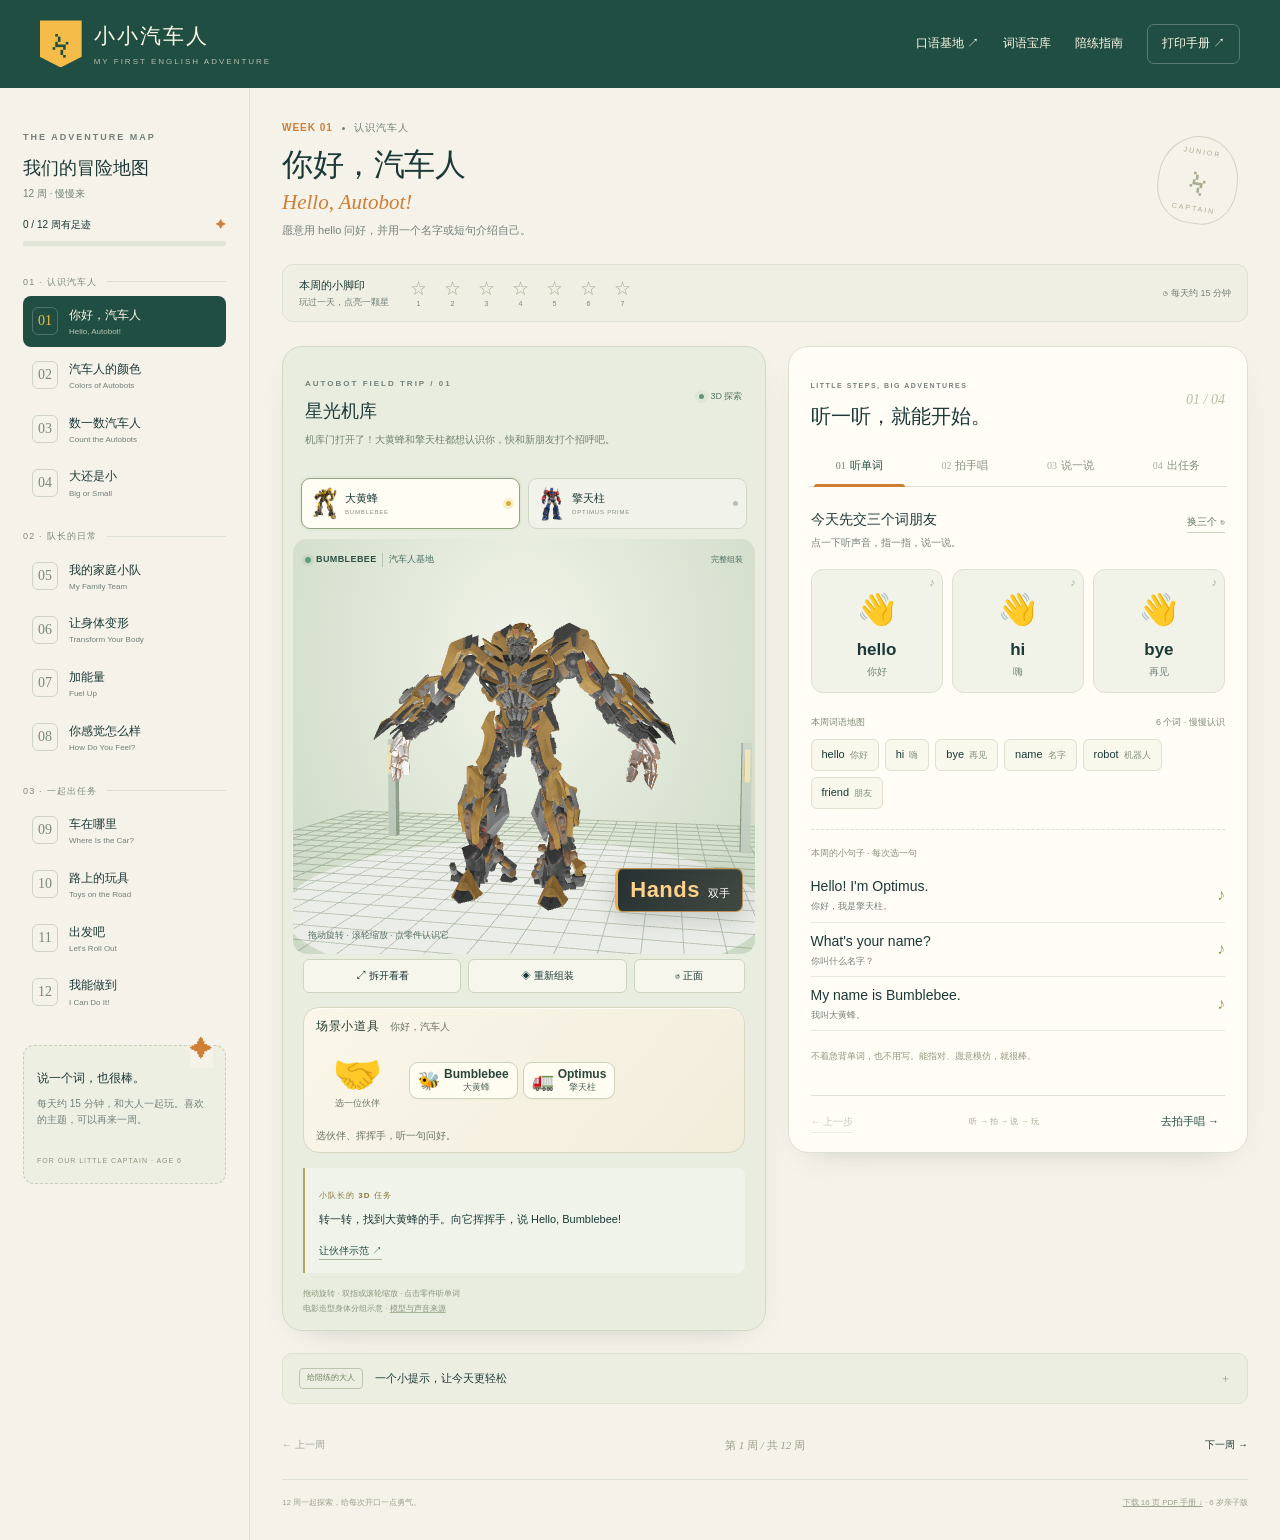
<file: index.html>
<!doctype html>
<html lang="zh-CN"><head><meta charset="utf-8"><meta name="viewport" content="width=device-width,initial-scale=1"><meta name="theme-color" content="#173f3c"><title>小小汽车人 · 12 周英语学习手册</title><meta http-equiv="refresh" content="0;url=./handbook.html"><link rel="icon" href="./assets/badge.svg" type="image/svg+xml"></head><body><p><a href="./handbook.html">打开小小汽车人 · 12 周英语学习手册 →</a></p><script>location.replace('./handbook.html' + location.search + location.hash)</script></body></html>
</file>
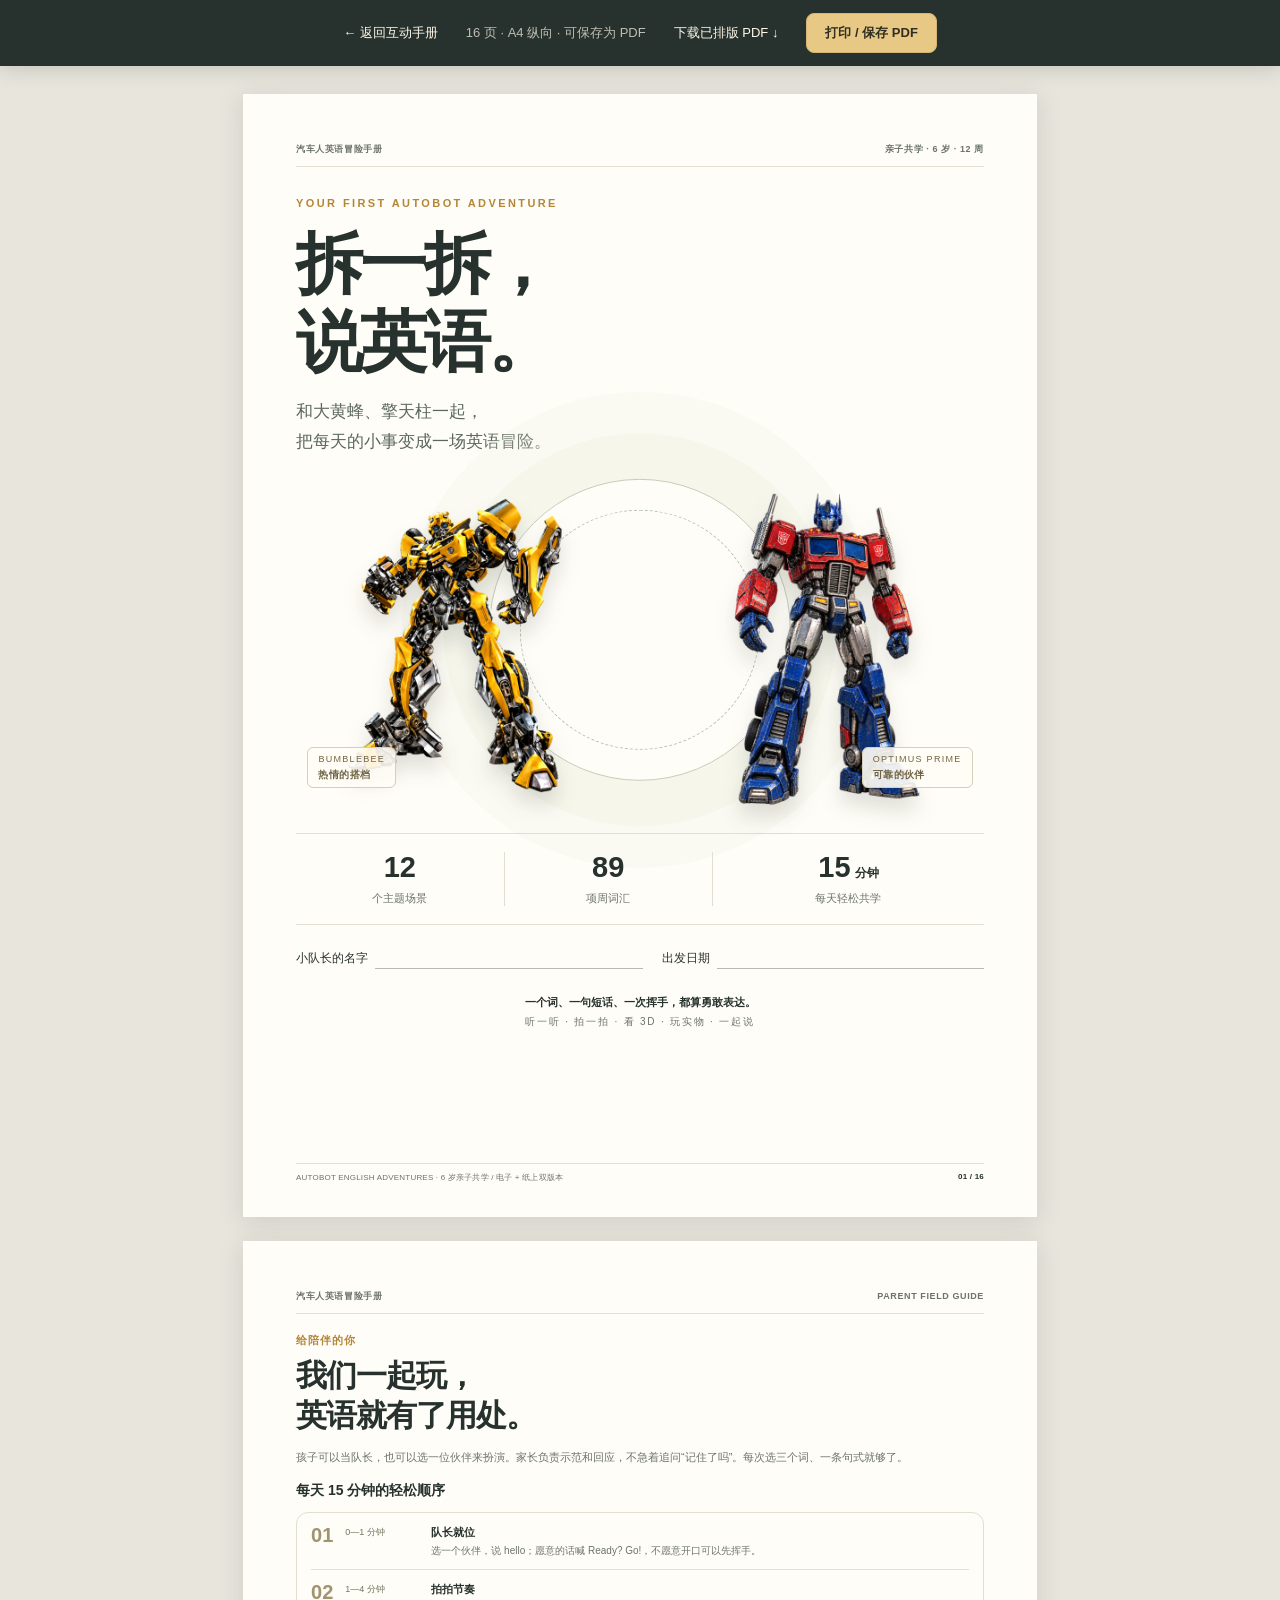
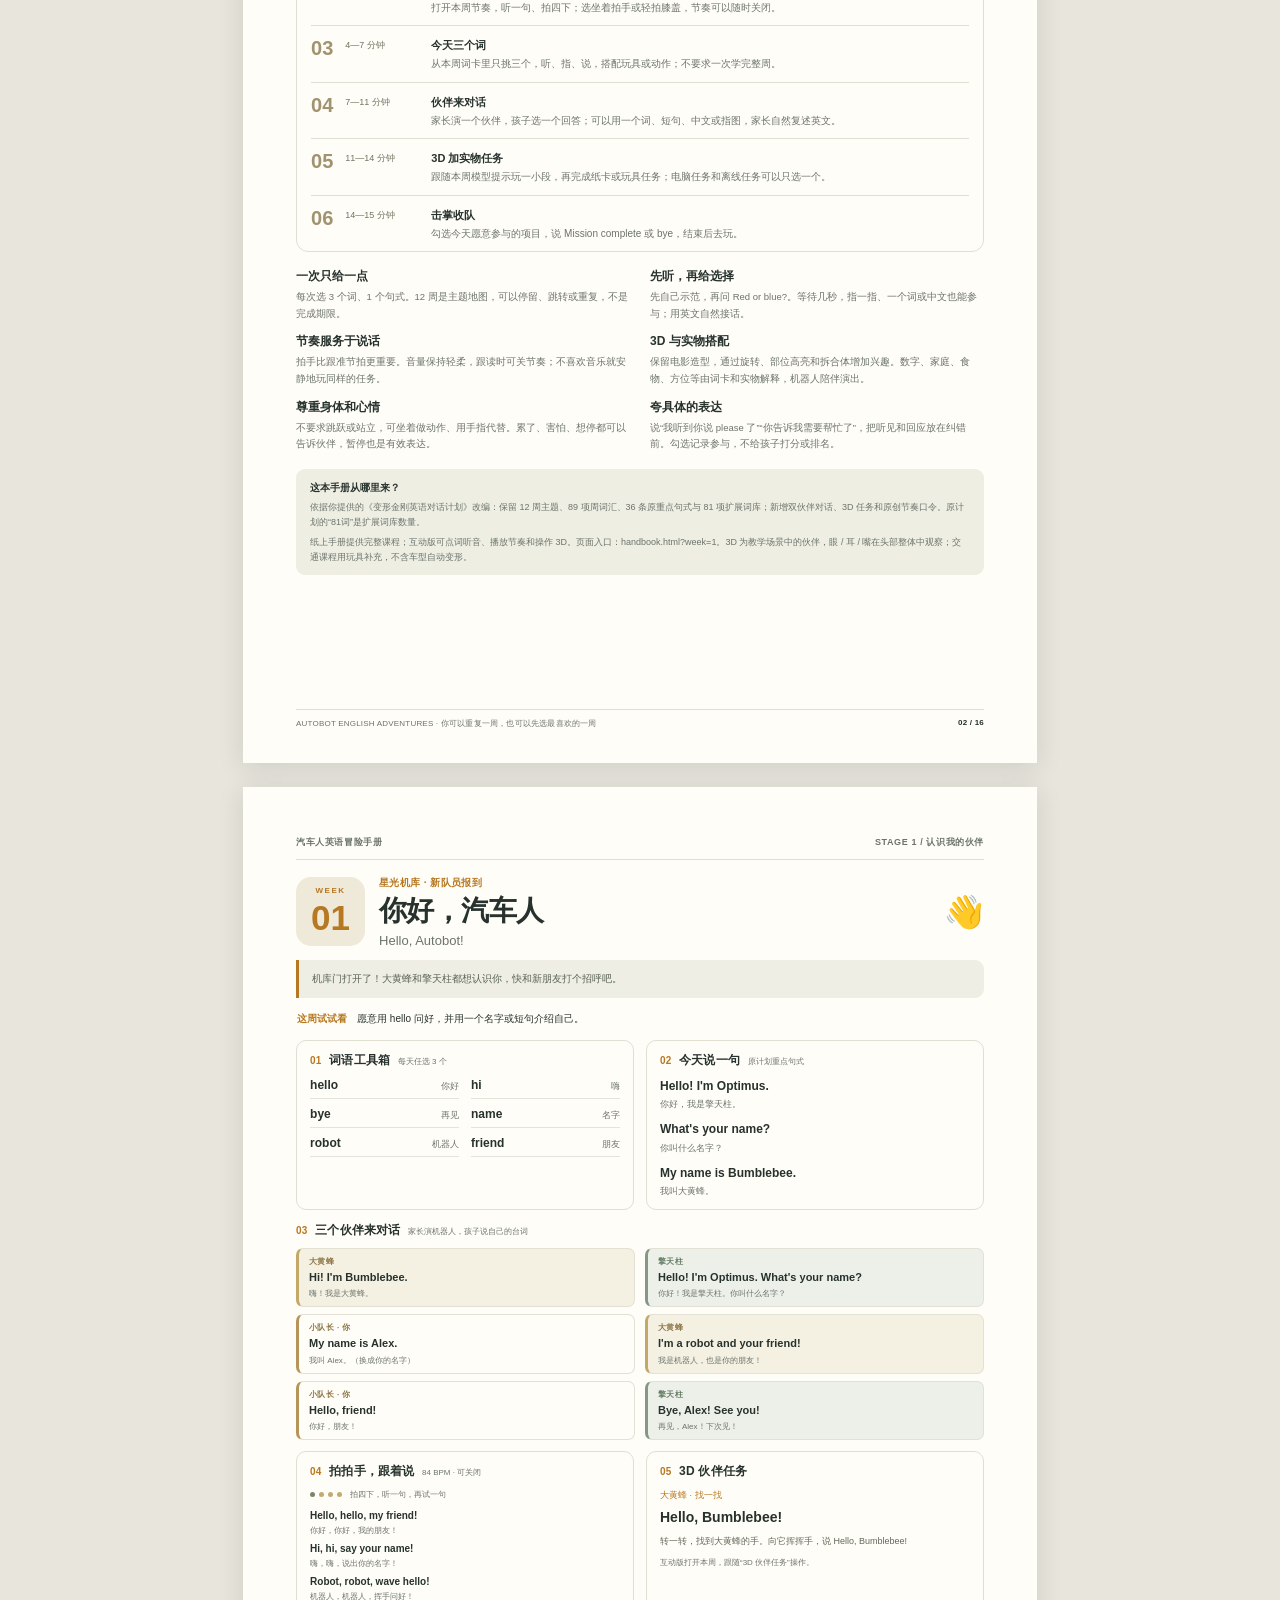
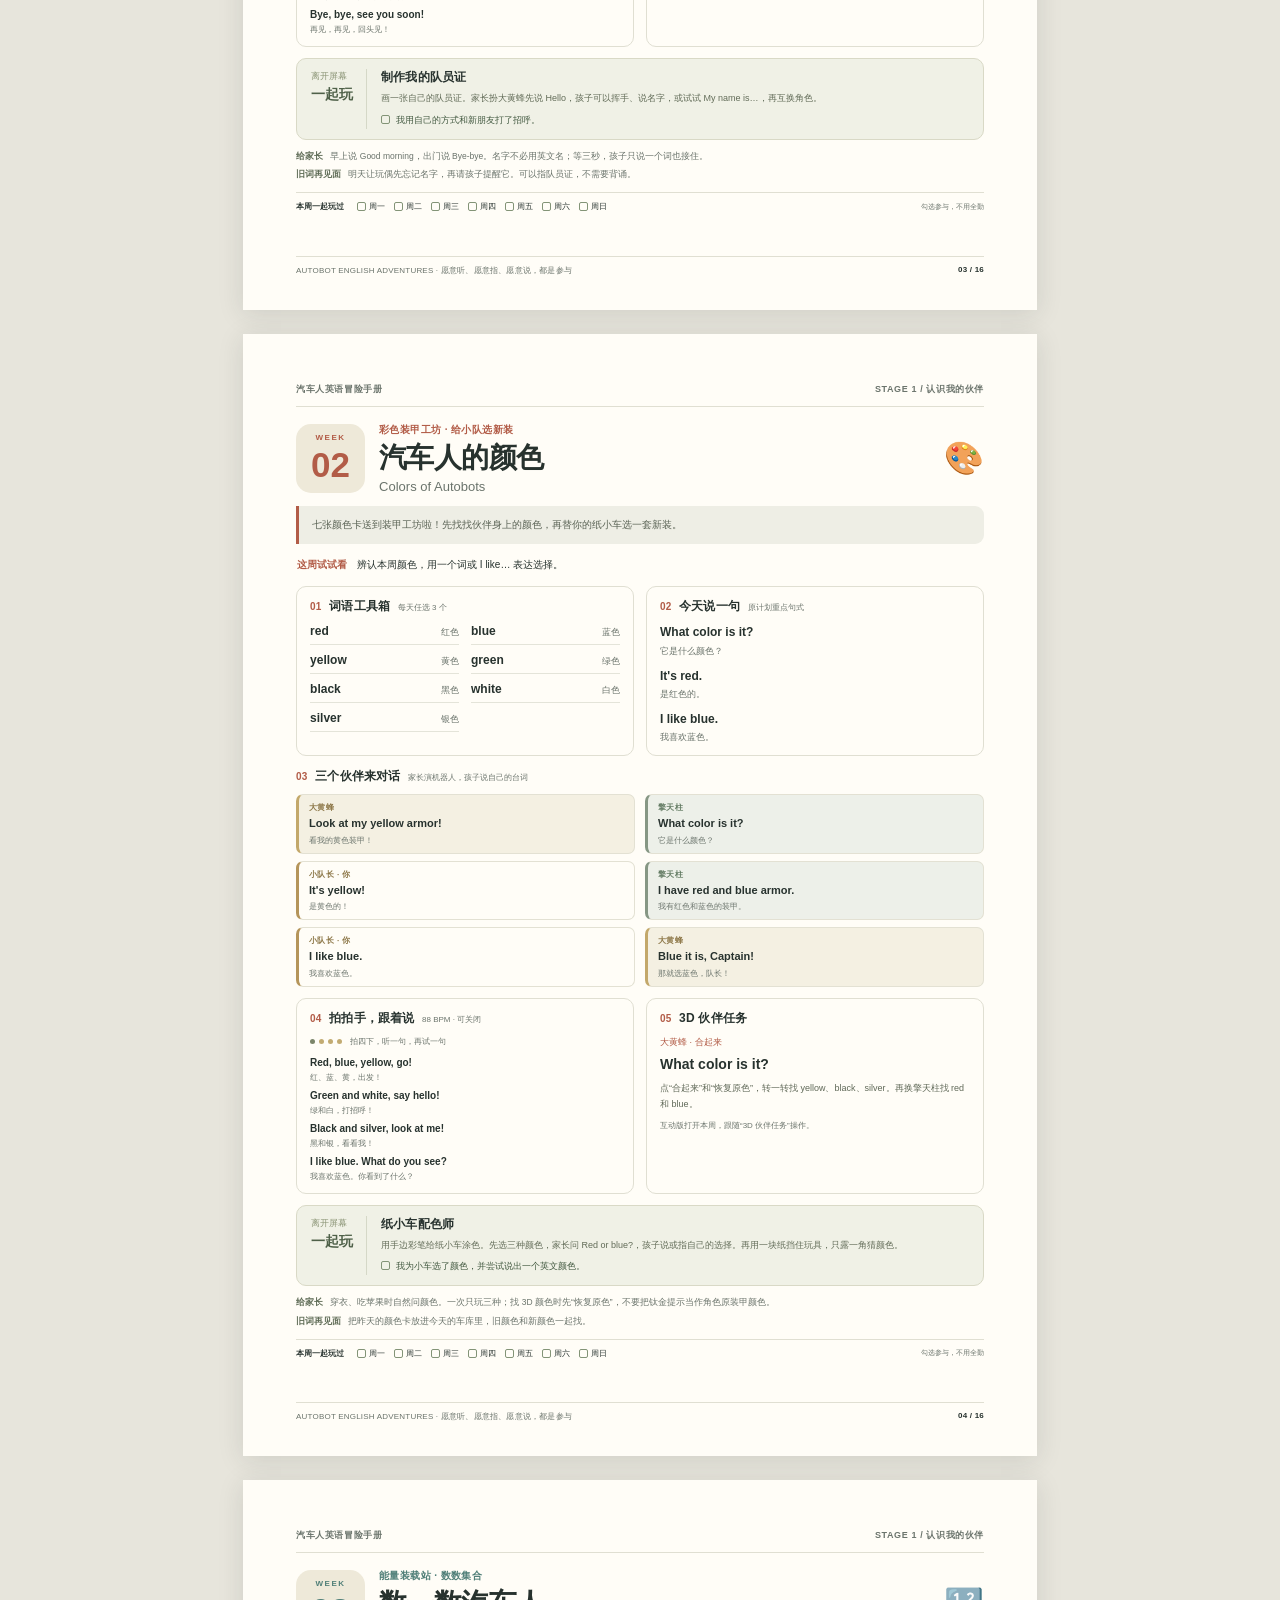
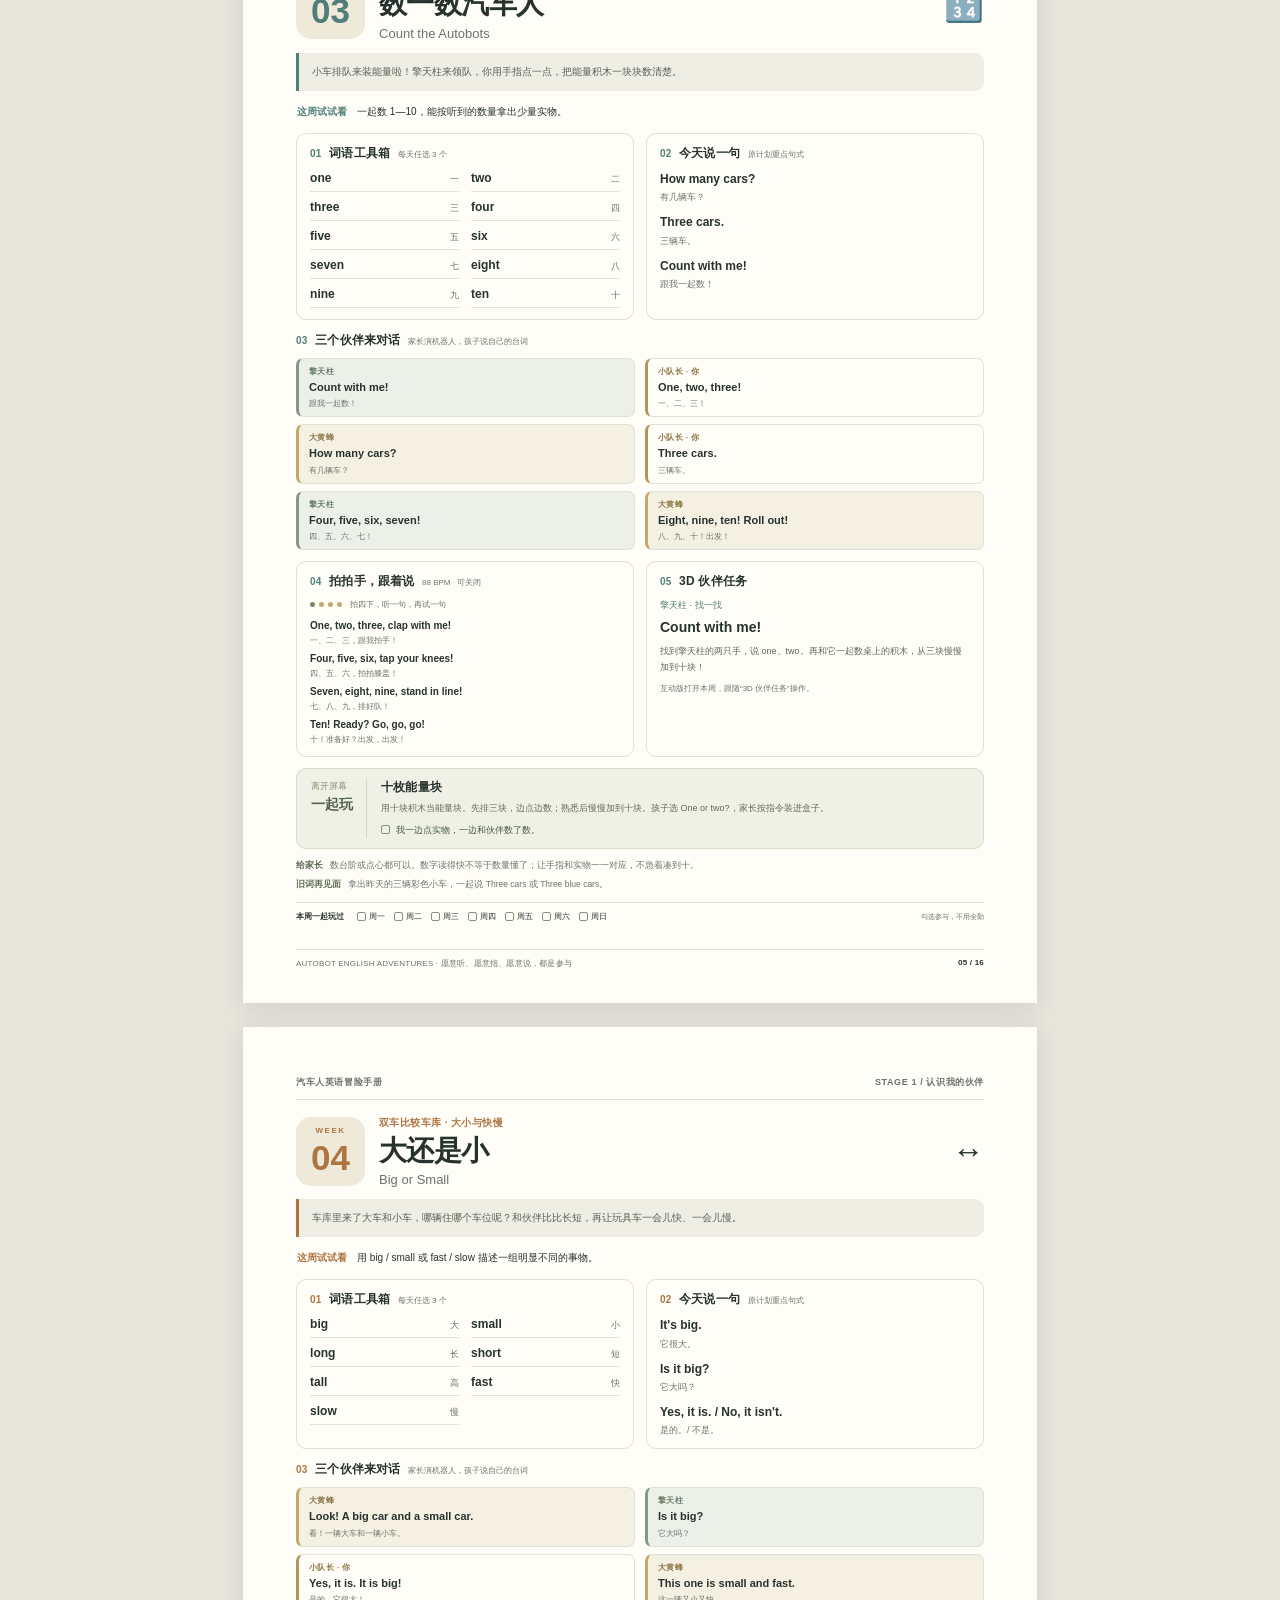
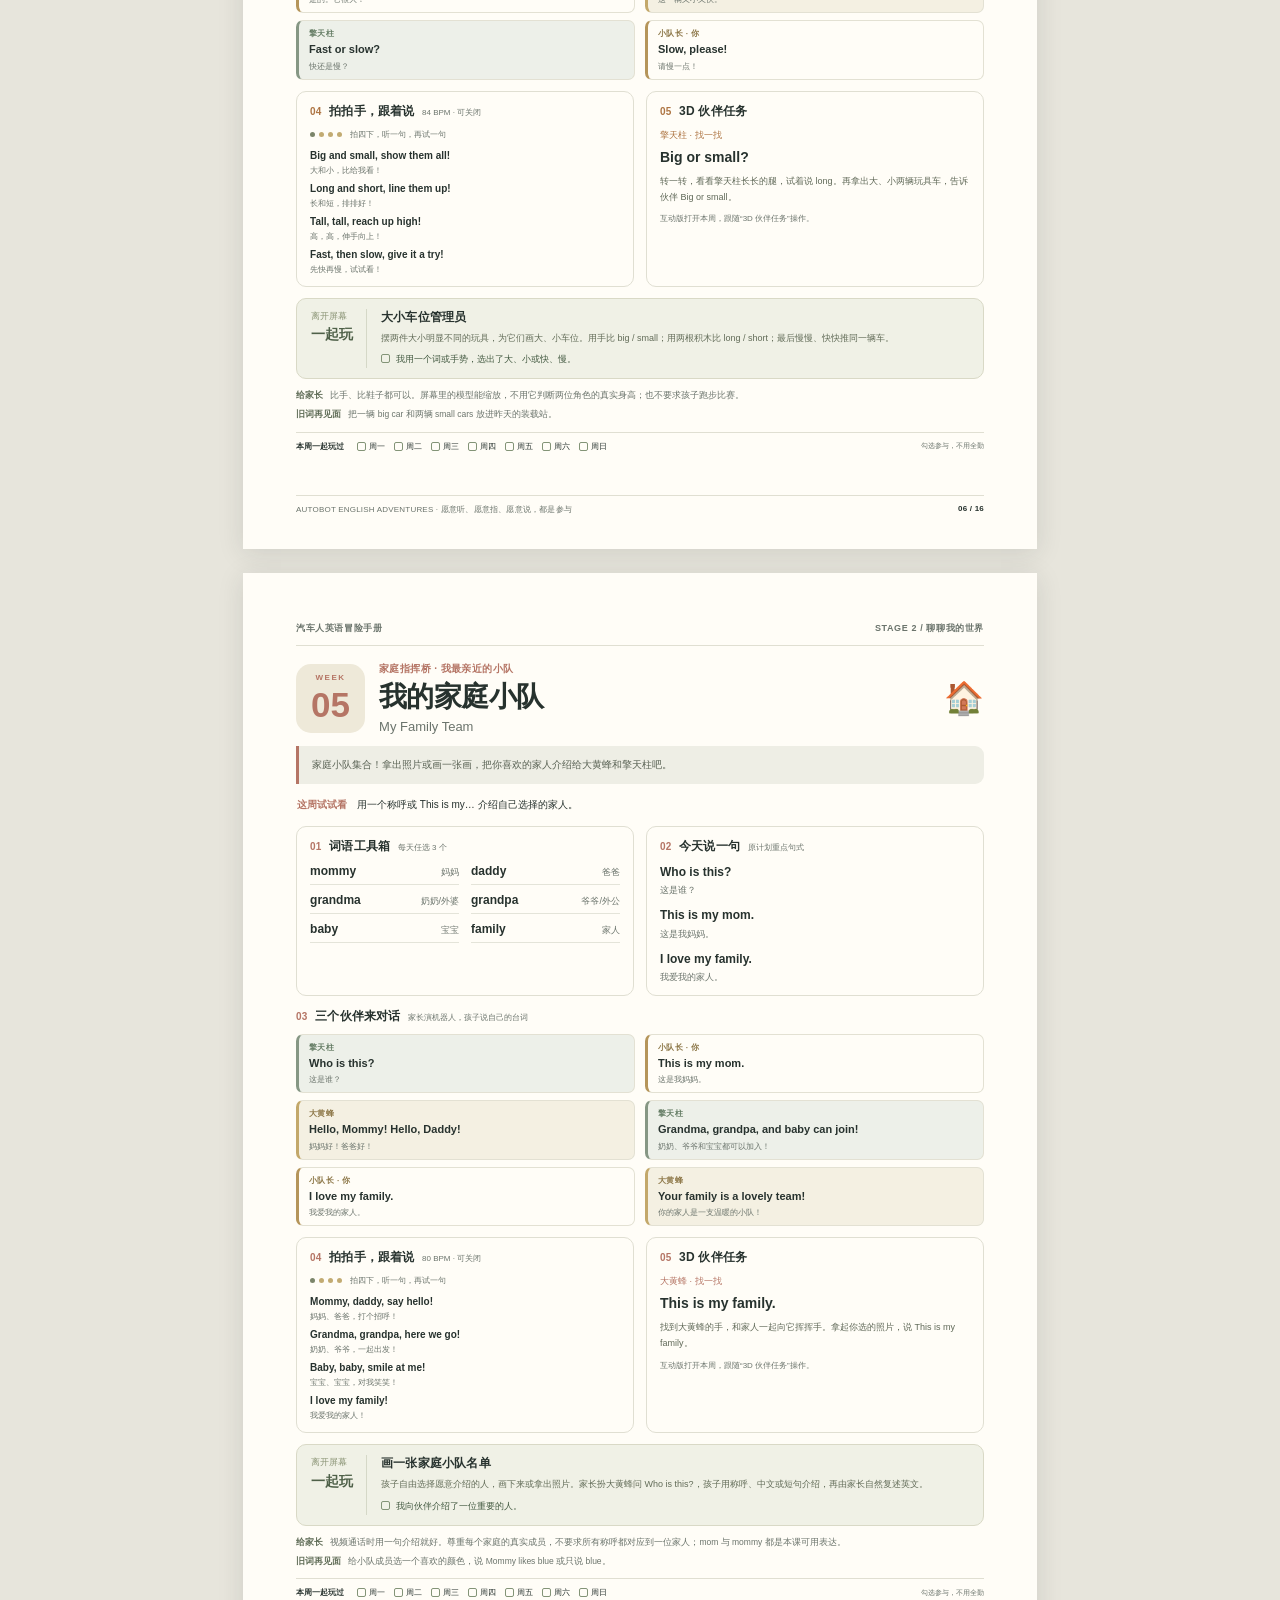
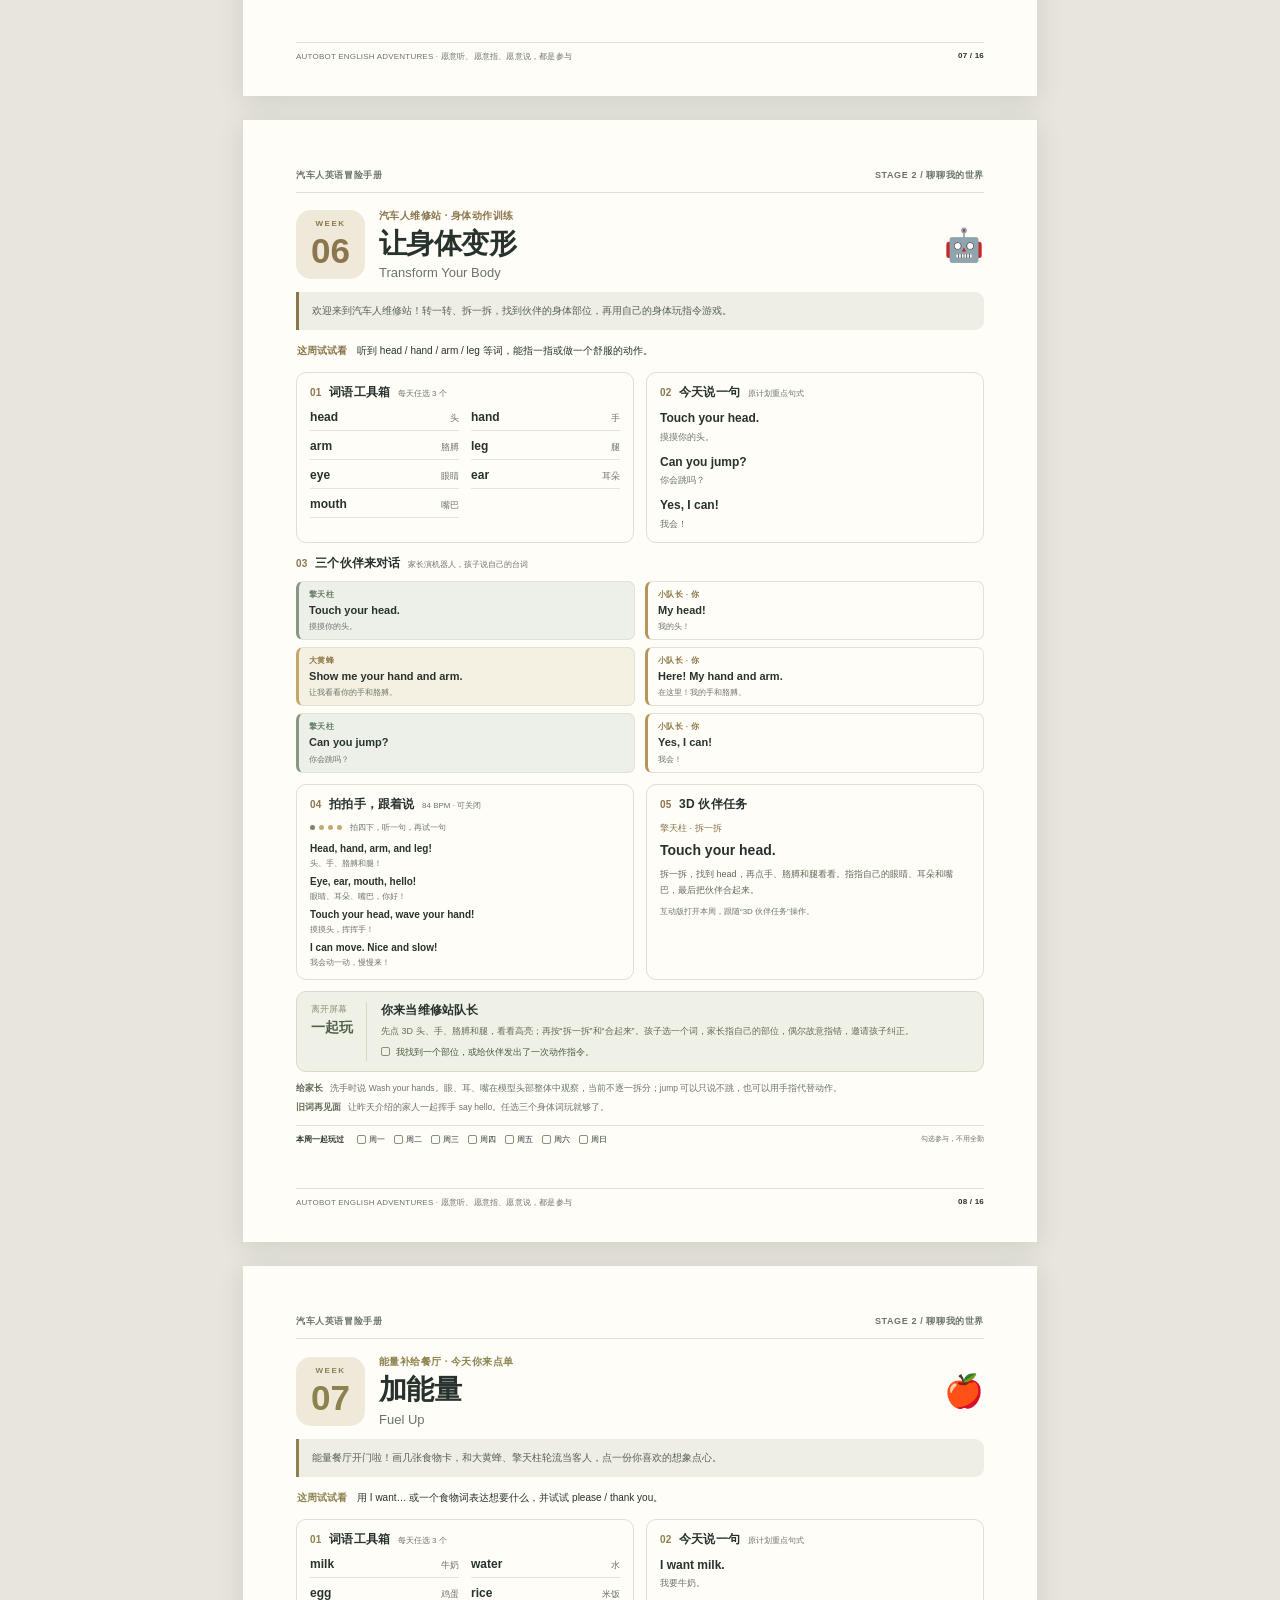
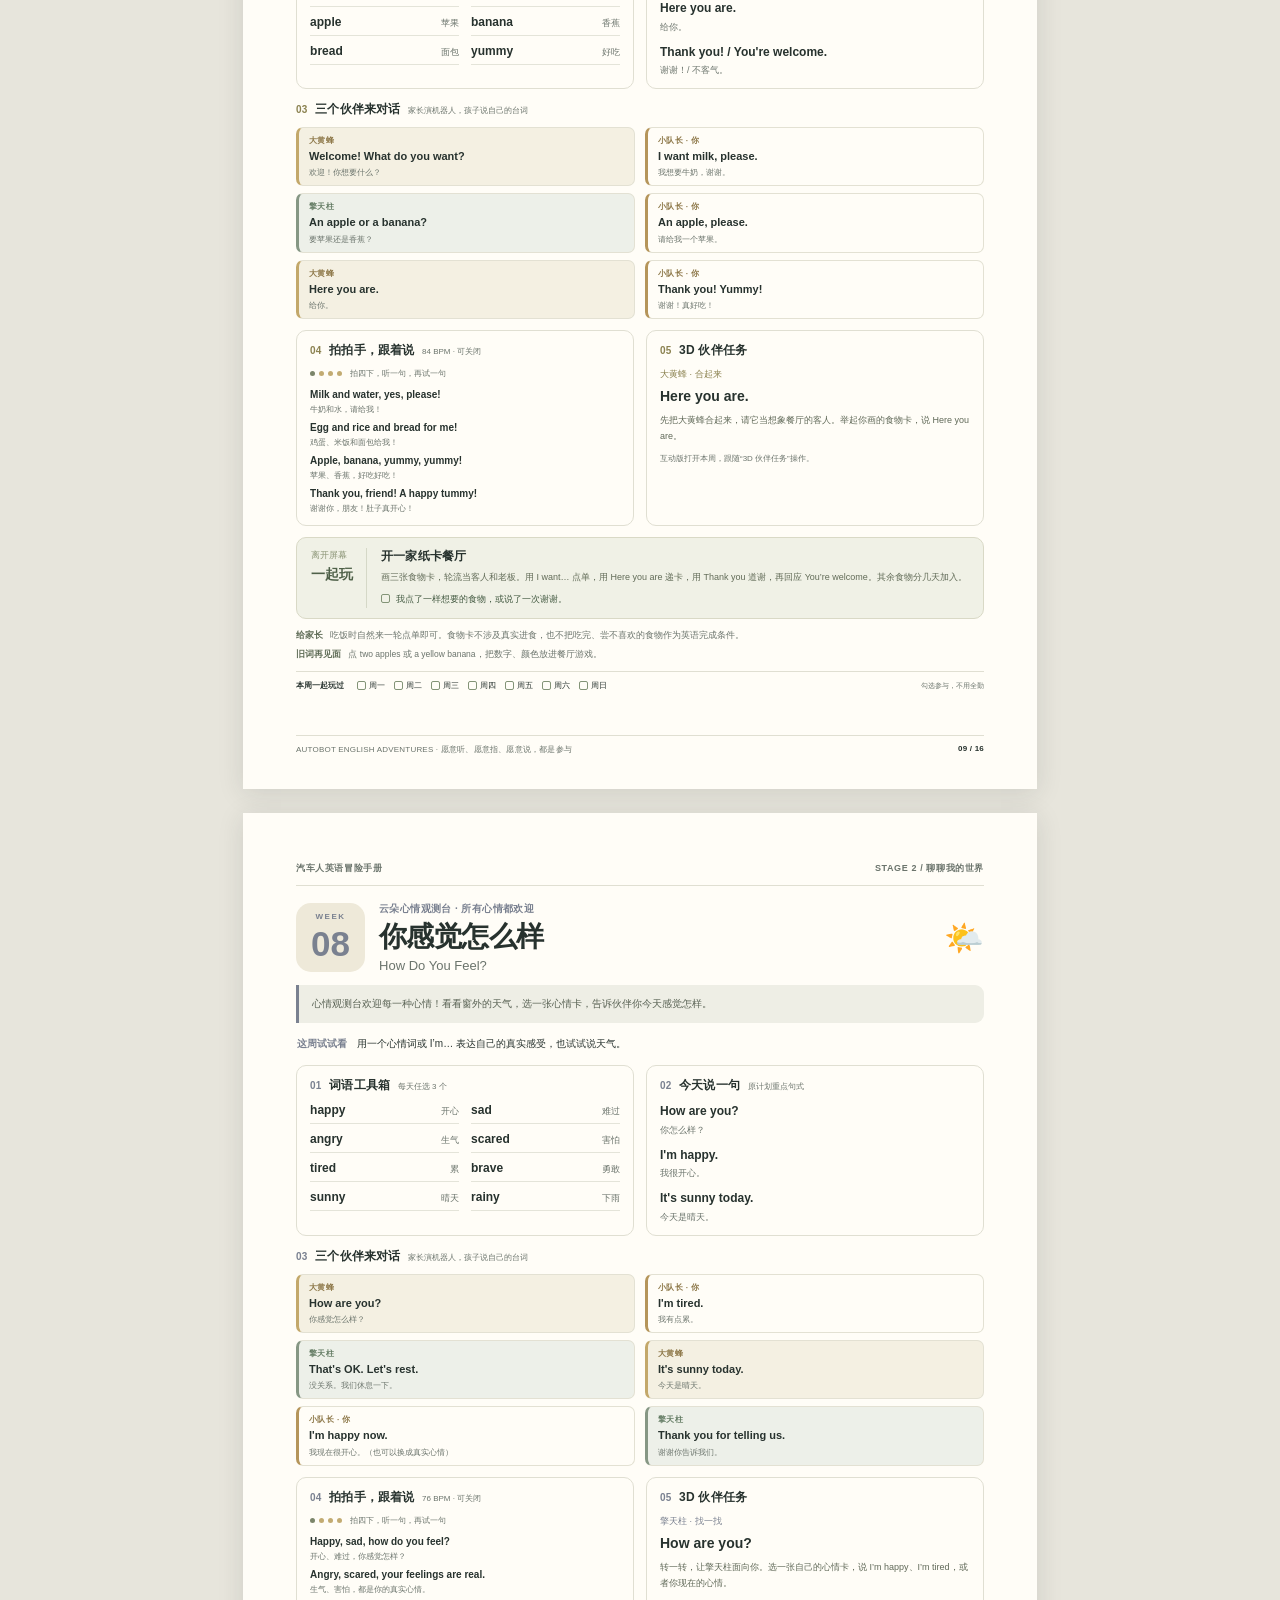
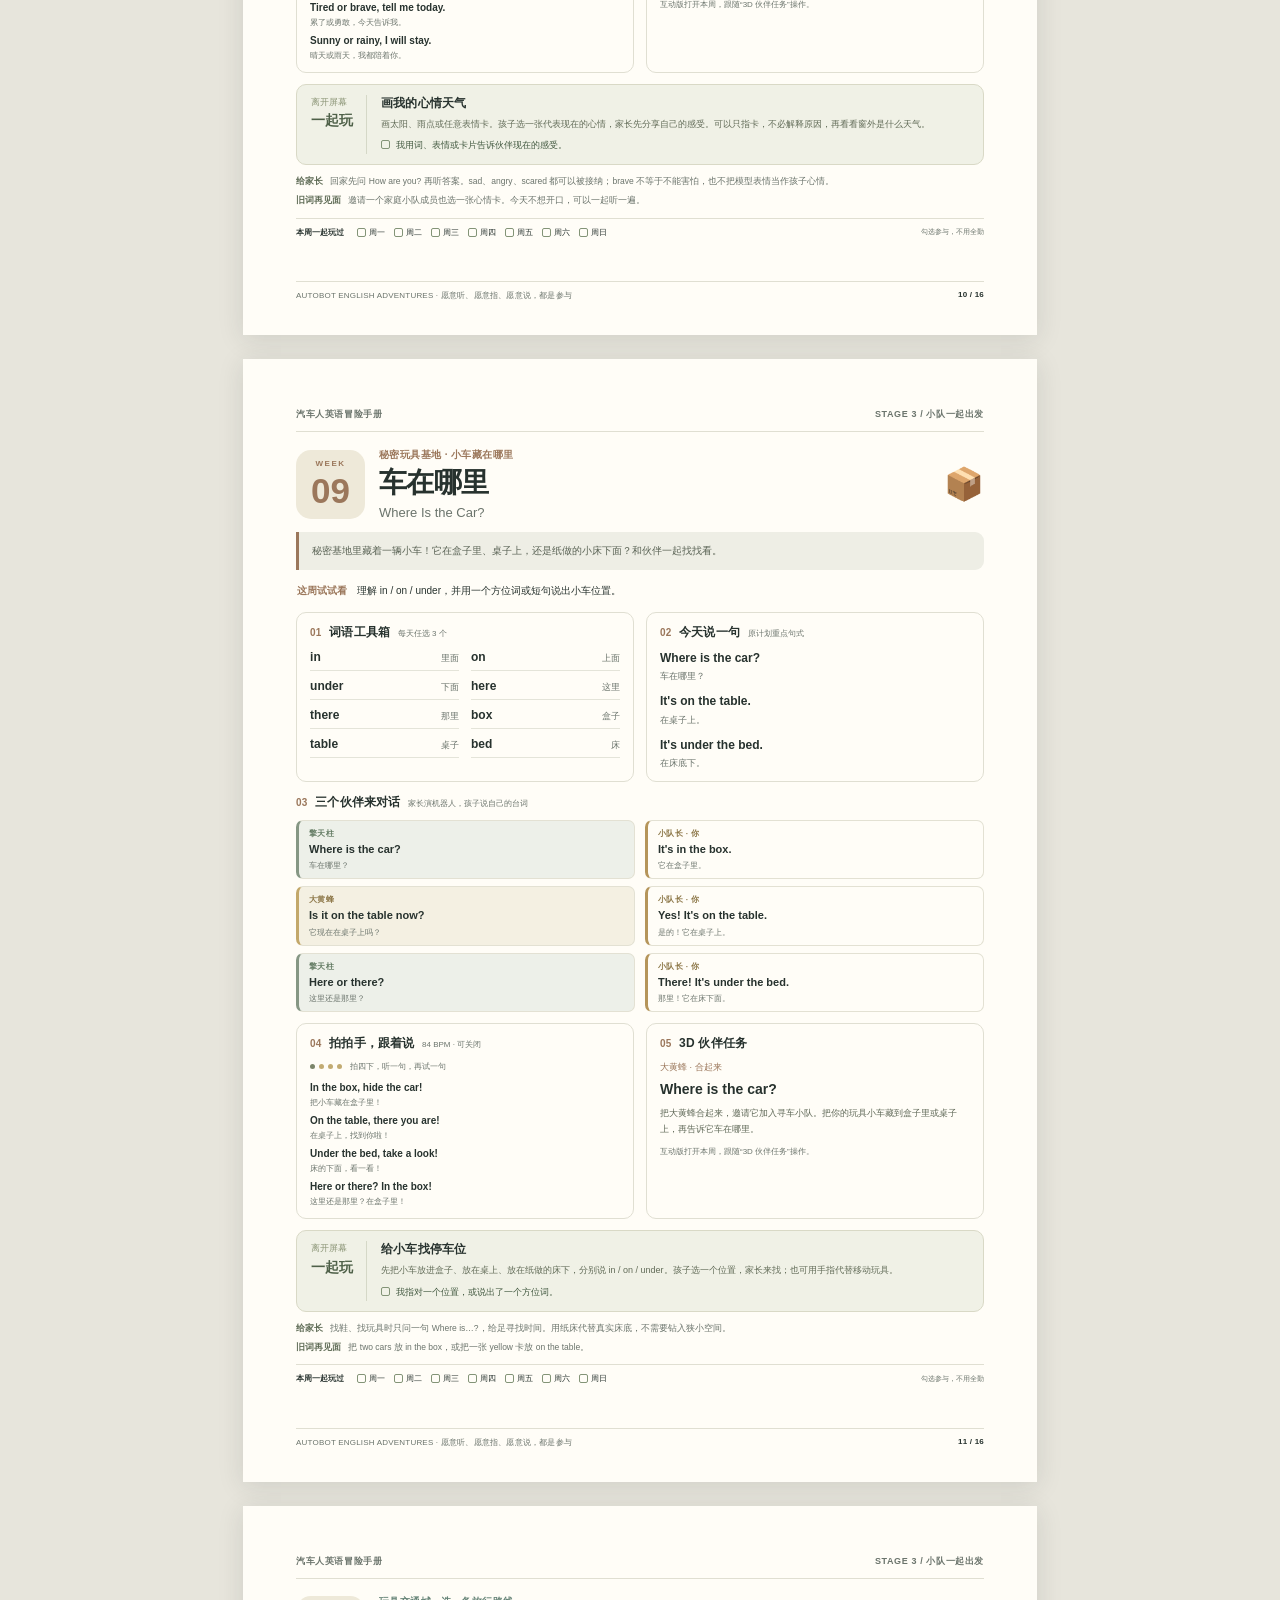
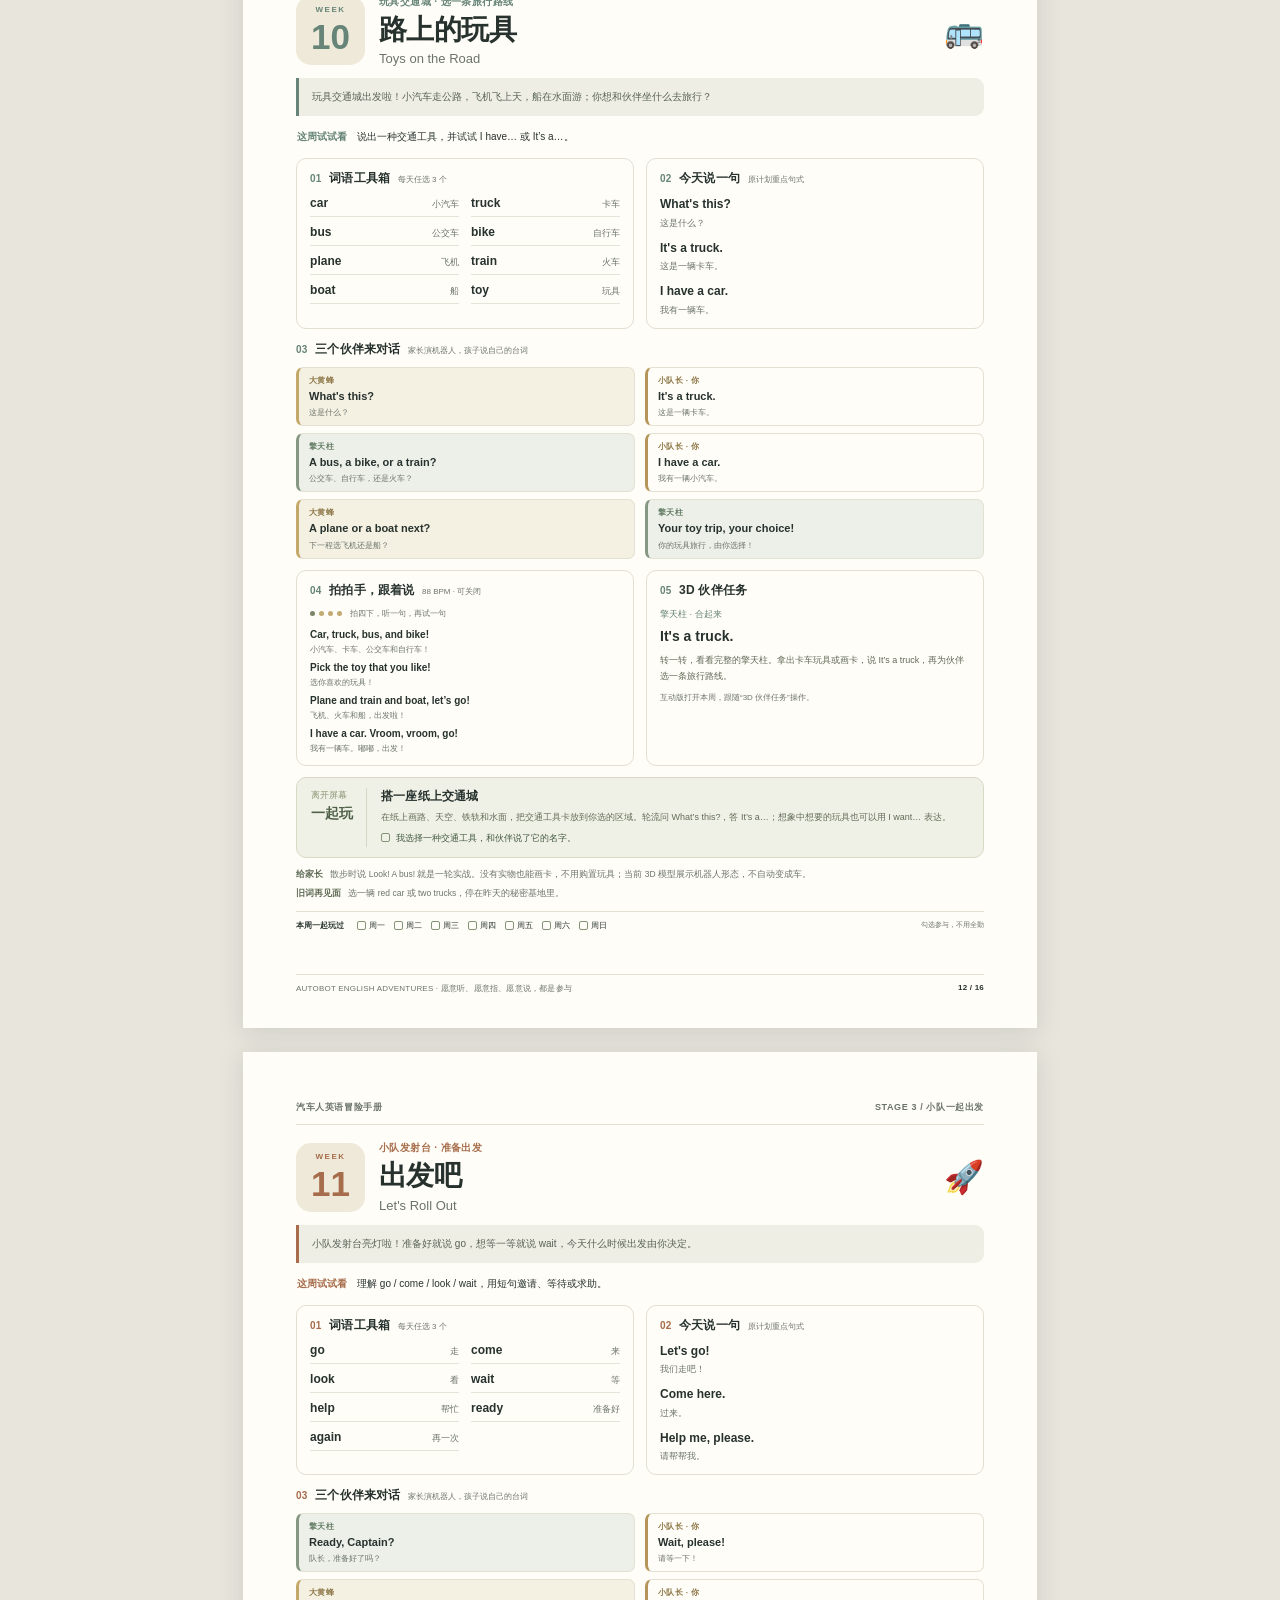
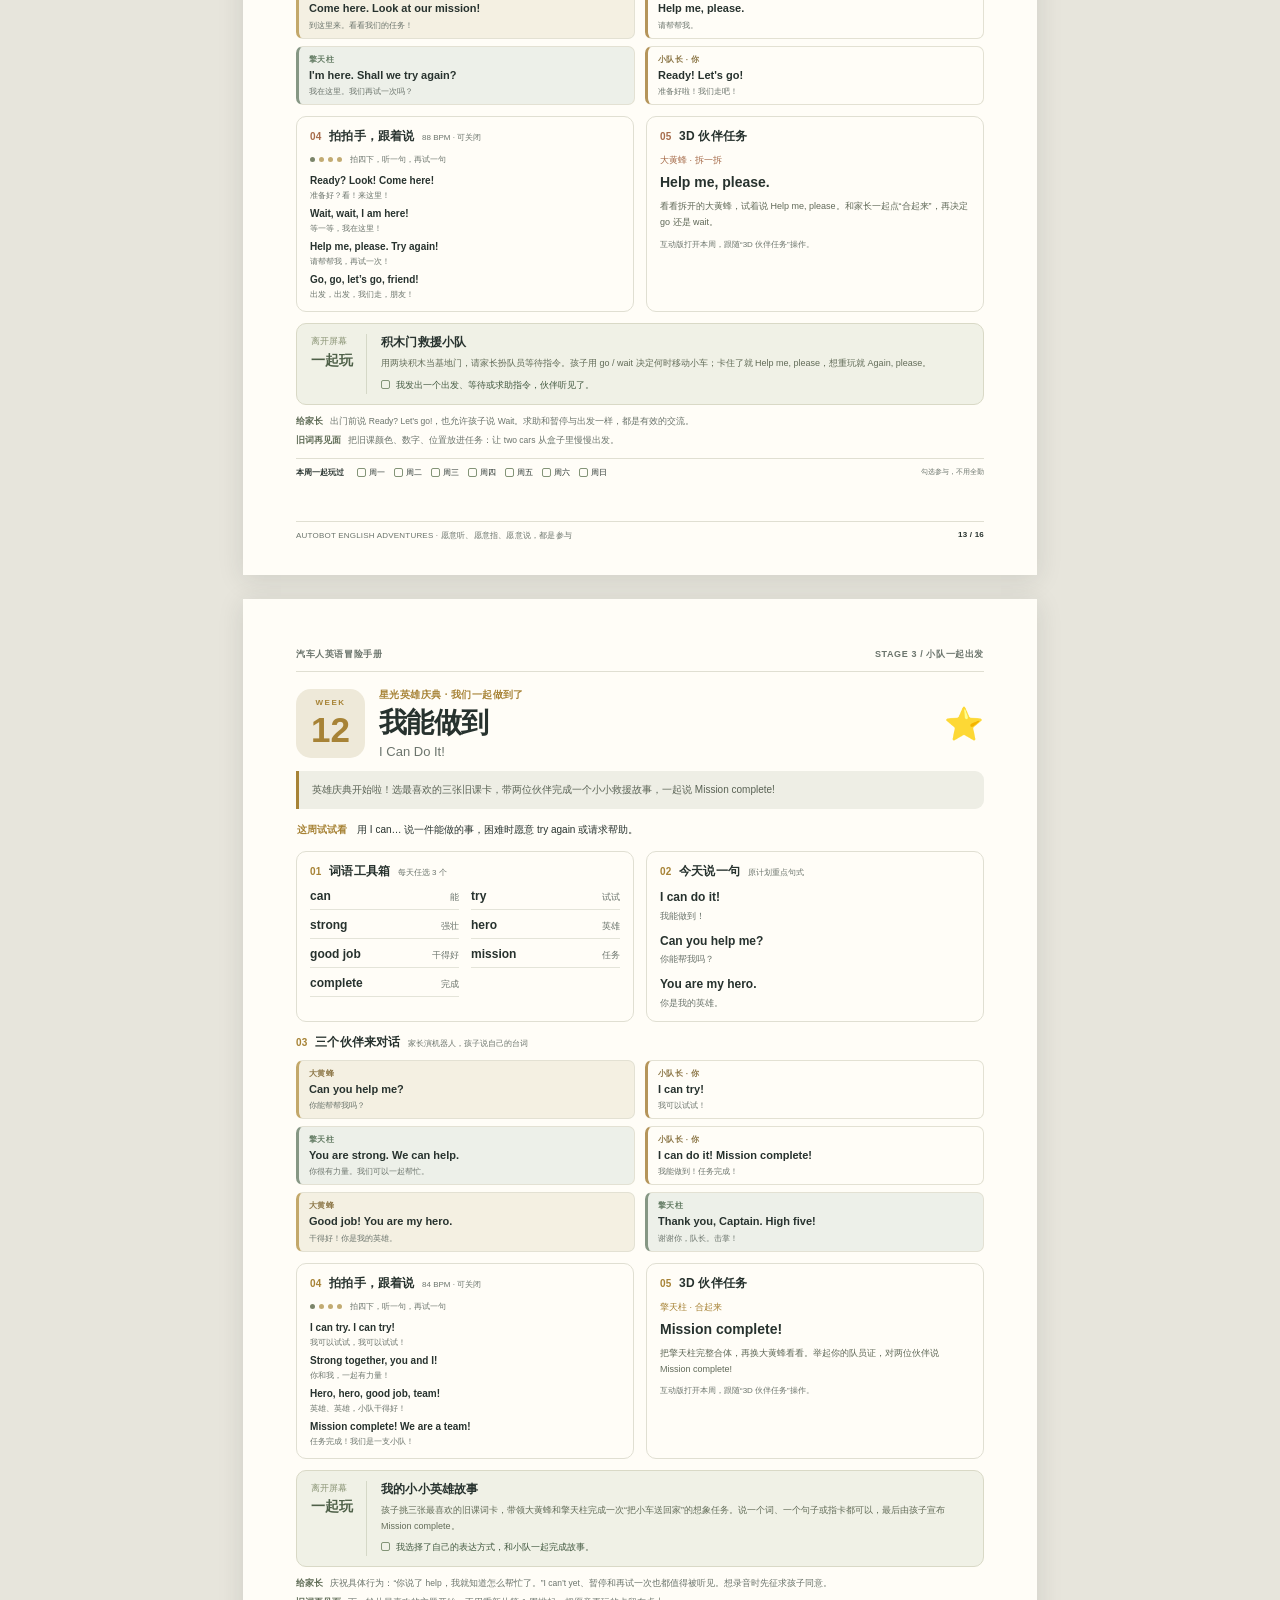
<file: handbook-print.html>
<!doctype html>
<html lang="zh-CN">
<head>
  <meta charset="utf-8">
  <meta name="viewport" content="width=device-width, initial-scale=1">
  <meta name="theme-color" content="#f5f0e6">
  <title>汽车人英语冒险手册 · A4 打印版</title>
  <link rel="icon" href="./assets/badge.svg" type="image/svg+xml">
  <link rel="stylesheet" href="./handbook-print.css">
</head>
<body>
  <div class="print-toolbar">
    <a href="./handbook.html?week=1">← 返回互动手册</a>
    <span>16 页 · A4 纵向 · 可保存为 PDF</span>
    <a href="./downloads/小小汽车人-12周学习手册.pdf" download>下载已排版 PDF ↓</a>
    <button id="print-button" type="button">打印 / 保存 PDF</button>
  </div>
  <main id="print-book" aria-label="汽车人英语冒险学习手册">
    <p class="loading">正在准备你的冒险手册…</p>
  </main>
  <script type="module" src="./handbook-print.js"></script>
</body>
</html>
</file>
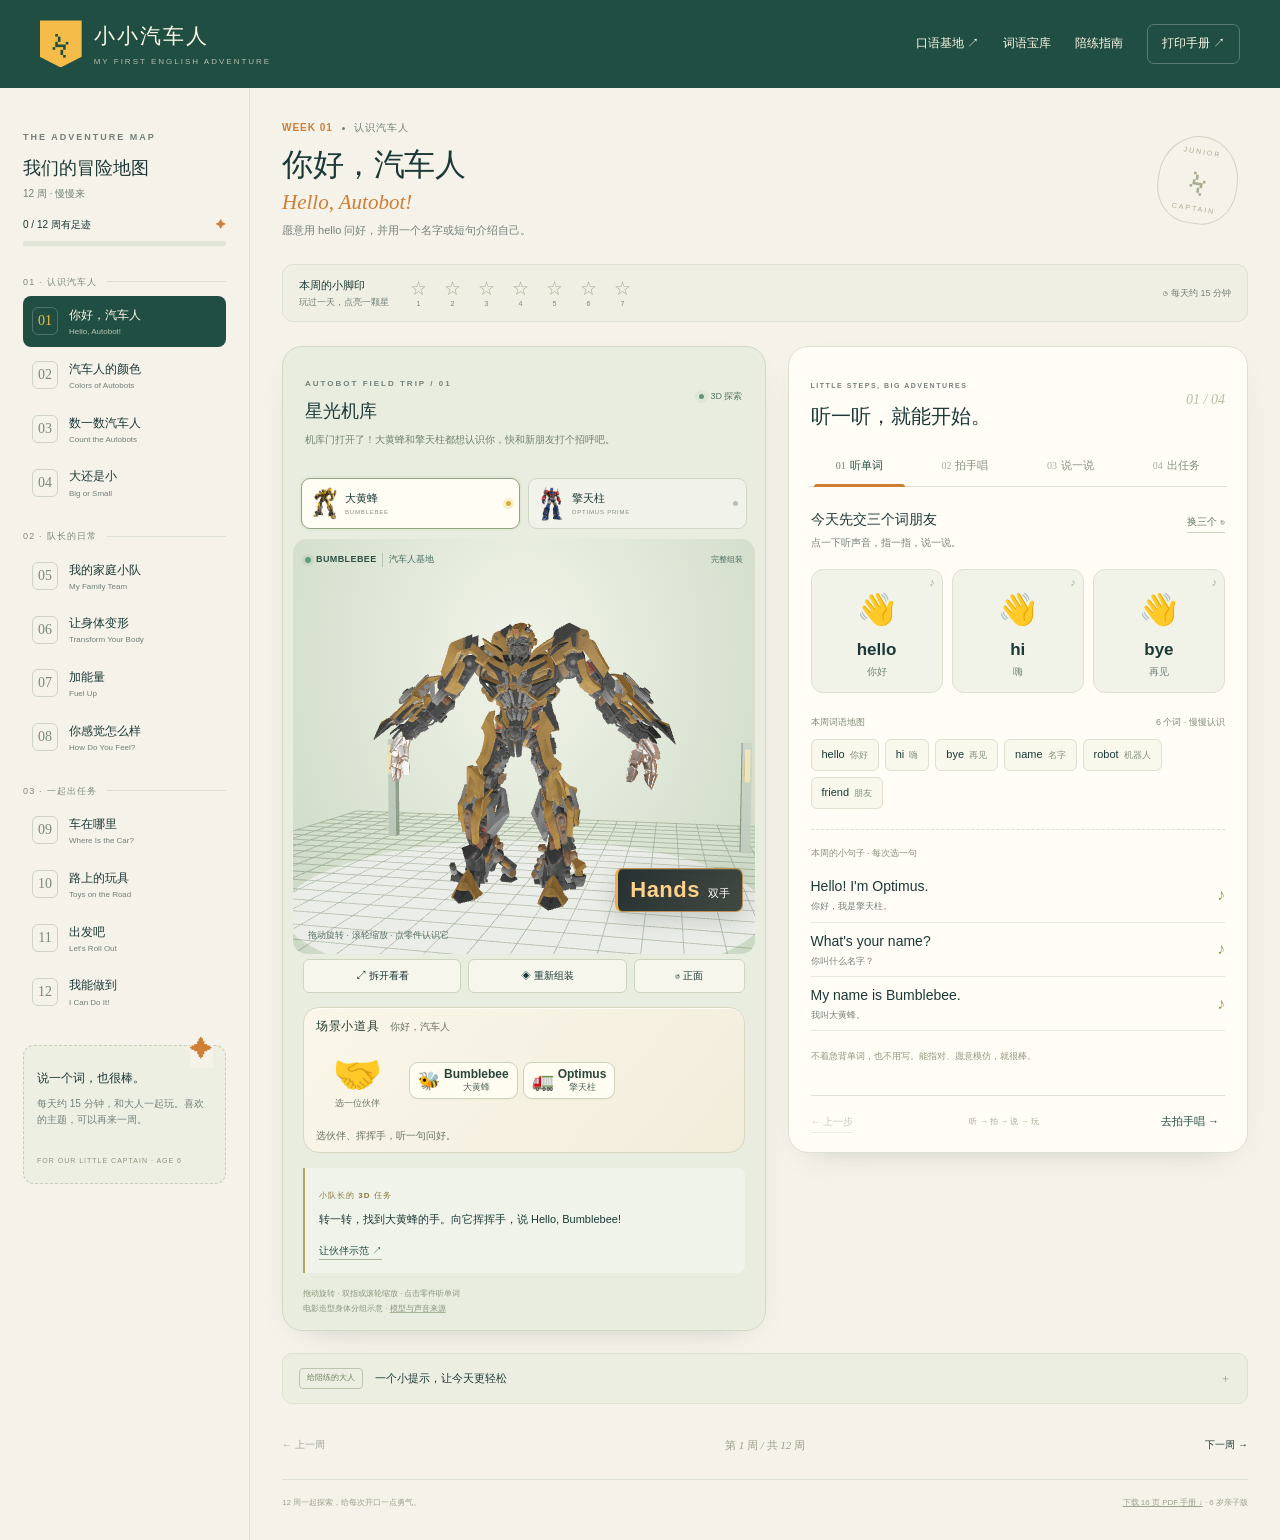
<file: handbook.html>
<!doctype html>
<html lang="zh-CN">
<head>
  <meta charset="utf-8">
  <meta name="viewport" content="width=device-width,initial-scale=1">
  <meta name="theme-color" content="#173d3a">
  <title>小小汽车人 · 12周英语学习手册</title>
  <link rel="icon" href="./assets/badge.svg" type="image/svg+xml">
  <link rel="stylesheet" href="./handbook.css">
  <link rel="stylesheet" href="./handbook-play.css">
  <script type="module" src="./handbook.js"></script>
</head>
<body>
<header class="book-header">
  <a class="book-brand" href="./handbook.html"><span class="brand-symbol">ϟ</span><span><b>小小汽车人</b><small>MY FIRST ENGLISH ADVENTURE</small></span></a>
  <nav aria-label="手册工具"><a href="./speaking.html">口语基地 ↗</a><button id="wordbank-open">词语宝库</button><button id="parents-open">陪练指南</button><a class="print-link" href="./handbook-print.html" target="_blank">打印手册 ↗</a></nav>
</header>
<div class="book-shell">
  <aside class="book-sidebar" aria-label="十二周课程目录">
    <div class="sidebar-heading"><span class="eyebrow">THE ADVENTURE MAP</span><h2>我们的冒险地图<span>12 周 · 慢慢来</span></h2></div>
    <div class="map-progress"><div><span id="completed-label">0 / 12 周有足迹</span><span>✦</span></div><progress id="book-progress" max="12" value="0" aria-label="有学习足迹的周数"></progress></div>
    <nav id="week-map" aria-label="选择一周"></nav>
    <div class="sidebar-note"><b>说一个词，也很棒。</b><p>每天约 15 分钟，和大人一起玩。喜欢的主题，可以再来一周。</p><span>FOR OUR LITTLE CAPTAIN · AGE 6</span></div>
  </aside>
  <main id="book-main">
    <section class="chapter-heading" aria-labelledby="chapter-title">
      <div><span class="chapter-kicker"><span id="chapter-number">WEEK 01</span><i></i><span id="chapter-stage">认识汽车人</span></span><h1 id="chapter-title">你好，汽车人<span>Hello, Autobot!</span></h1><p id="chapter-goal">和大黄蜂、擎天柱一起，勇敢说出第一句。</p></div>
      <div class="chapter-stamp" aria-hidden="true"><span>JUNIOR</span><b>ϟ</b><span>CAPTAIN</span></div>
    </section>
    <div class="daily-strip"><span><b>本周的小脚印</b><small>玩过一天，点亮一颗星</small></span><div id="day-stars" role="group" aria-label="本周七天练习记录"></div><span class="daily-time">◷ 每天约 15 分钟</span></div>
    <div class="learning-grid">
      <section class="scene-card" aria-labelledby="scene-title">
        <div class="scene-heading"><div><span class="eyebrow" id="scene-tag">EARTH BASE / 01</span><h2 id="scene-title">汽车人集合基地</h2></div><span class="scene-live"><i></i> 3D 探索</span></div>
        <p class="scene-story" id="scene-story"></p>
        <div class="companion-switch" role="group" aria-label="选择三维伙伴"><button data-character="bumblebee" aria-pressed="true"><img src="./assets/bumblebee.png" alt=""><span>大黄蜂<small>BUMBLEBEE</small></span><i></i></button><button data-character="optimus" aria-pressed="false"><img src="./assets/optimus.png" alt=""><span>擎天柱<small>OPTIMUS PRIME</small></span><i></i></button></div>
        <div class="model-window">
          <iframe id="lesson-model" src="./robot-lab.html?embed=handbook&amp;character=bumblebee" title="课程里的汽车人三维互动" loading="eager"></iframe>
          <div class="model-pending" id="model-pending" role="status"><span class="loading-gear">⚙</span><b>伙伴正在就位…</b><small>首次打开正在下载 3D 模型，可以先听词。</small></div>
          <div id="model-word" class="model-word" hidden><span>YOU FOUND IT!</span><b></b><small></small></div>
        </div>
        <div class="model-controls" role="group" aria-label="三维操作"><button data-model-action="explode">⤢ 拆开看看</button><button data-model-action="assemble">◈ 重新组装</button><button data-model-action="reset" aria-label="恢复三维伙伴正面视角">↺ 正面</button></div>
        <div id="scene-play" class="scene-play-host"></div>
        <div class="scene-task"><span>小队长的 3D 任务</span><p id="lab-prompt"></p><button id="lab-demonstrate">让伙伴示范 ↗</button></div>
        <p class="model-note">拖动旋转 · 双指或滚轮缩放 · 点击零件听单词<br>电影造型身体分组示意 · <a href="./robot-lab-credits.html" target="_blank">模型与声音来源</a></p>
      </section>
      <section class="activity-card" aria-labelledby="activity-title">
        <div class="activity-heading"><div><span class="eyebrow">LITTLE STEPS, BIG ADVENTURES</span><h2 id="activity-title">听一听，就能开始。</h2></div><span id="step-count">01 / 04</span></div>
        <div class="activity-tabs" role="tablist" aria-label="课程四个环节"><button id="tab-words" role="tab" aria-controls="panel-words" aria-selected="true" data-step="words"><span>01</span>听单词</button><button id="tab-chant" role="tab" aria-controls="panel-chant" aria-selected="false" data-step="chant"><span>02</span>拍手唱</button><button id="tab-talk" role="tab" aria-controls="panel-talk" aria-selected="false" data-step="talk"><span>03</span>说一说</button><button id="tab-mission" role="tab" aria-controls="panel-mission" aria-selected="false" data-step="mission"><span>04</span>出任务</button></div>
        <div id="panel-words" class="activity-panel" role="tabpanel" aria-labelledby="tab-words">
          <div class="panel-intro"><div><h3>今天先交三个词朋友</h3><p>点一下听声音，指一指，说一说。</p></div><button id="rotate-words" class="quiet-button">换三个 ↻</button></div>
          <div id="today-words" class="today-words"></div>
          <div class="all-words-heading"><span>本周词语地图</span><span id="word-count"></span></div><div id="all-words" class="all-words" aria-label="本周全部词汇"></div>
          <div class="sentence-prompt"><span>本周的小句子 · 每次选一句</span><div id="key-patterns"></div></div>
          <p class="gentle-note">不着急背单词，也不用写。能指对、愿意模仿，就很棒。</p>
        </div>
        <div id="panel-chant" class="activity-panel" role="tabpanel" aria-labelledby="tab-chant" hidden>
          <div class="panel-intro"><div><h3>跟着汽车人的节拍</h3><p>听伙伴一句，再留四拍给你。</p></div><span id="bpm-label" class="bpm-pill">84 BPM</span></div>
          <div class="rhythm-pad"><div class="rhythm-caption"><span id="rhythm-phase">准备好小手了吗？</span><span>拍 · 拍 · 说 · 说</span></div><div class="beat-dots" id="beat-dots" aria-label="四拍节奏"><i>1</i><i>2</i><i>3</i><i>4</i></div><div id="chant-lines" class="chant-lines"></div><button id="chant-play" class="primary-button">♫ 开始节奏跟读</button><p>原创轻鼓点 + 简单旋律 · 轻轻拍手，坐着也能玩</p></div>
          <label class="tempo-control" for="chant-tempo">想慢一点吗？<select id="chant-tempo"><option value="72">慢慢来 · 72 拍</option><option value="84" selected>轻快一点 · 84 拍</option><option value="96">熟悉以后 · 96 拍</option></select></label>
          <p class="gentle-note">想只听一句？点歌词就能听。节奏播放一遍自动结束。</p>
        </div>
        <div id="panel-talk" class="activity-panel" role="tabpanel" aria-labelledby="tab-talk" hidden>
          <div class="panel-intro"><div><h3>大黄蜂和擎天柱来找你啦</h3><p>听一句、接一句。孩子的台词可以自己换。</p></div><button id="dialogue-play" class="quiet-button">▶ 听一段示范</button></div>
          <div id="dialogue-lines" class="dialogue-lines"></div><p class="gentle-note">轮到“小队长”时，停一停，让孩子来接话。点任意一句可单独重听。</p>
        </div>
        <div id="panel-mission" class="activity-panel" role="tabpanel" aria-labelledby="tab-mission" hidden>
          <div class="mission-illustration"><img src="./assets/bumblebee.png" alt=""><span>YOUR MISSION<b>✦</b></span><img src="./assets/optimus.png" alt=""></div>
          <span class="eyebrow">IT'S YOUR TURN, CAPTAIN!</span><h3 id="mission-title"></h3><p id="mission-instruction"></p><div class="mission-success"><span>可以这样完成</span><p id="mission-success"></p></div><button id="mission-done" class="primary-button">✦ 我们完成任务啦</button><div id="mission-celebration" class="mission-celebration" role="status" hidden>Mission complete! 这一周有你的勇敢足迹啦。</div><p id="review-note" class="gentle-note"></p>
        </div>
        <div class="step-navigation"><button id="step-back" class="quiet-button" disabled>← 上一步</button><span>听 → 拍 → 说 → 玩</span><button id="step-next">去拍手唱 →</button></div>
      </section>
    </div>
    <details class="parent-pocket"><summary><span>给陪练的大人</span><b>一个小提示，让今天更轻松</b><span>＋</span></summary><p id="parent-tip"></p><p>孩子可以只说一个词、用动作回答，也可以请伙伴再示范一次。记录的是参与，不是发音分数。</p></details>
    <div class="chapter-navigation"><button id="previous-week">← 上一周</button><span id="chapter-bottom">第 1 周 / 共 12 周</span><button id="next-week">下一周 →</button></div>
    <footer class="book-footer"><span>12 周一起探索，给每次开口一点勇气。</span><span><a href="./downloads/小小汽车人-12周学习手册.pdf" download>下载 16 页 PDF 手册 ↓</a> · 6 岁亲子版</span></footer>
  </main>
</div>
<div class="sound-bar" id="sound-bar" hidden><span class="sound-bars" aria-hidden="true"><i></i><i></i><i></i><i></i></span><p id="sound-message" role="status">伙伴正在说…</p><button id="stop-audio">停止 ■</button></div>
<div class="toast" id="toast" role="status" hidden></div>
<dialog id="parents-dialog" class="book-dialog"><header><div><span class="eyebrow">A LITTLE HELP FOR GROWN-UPS</span><h2>每天一小段，开心更重要。</h2></div><button data-close aria-label="关闭陪练指南">×</button></header><p class="dialog-lead">这份手册按原来的 12 周计划保留词汇与句式，为 6 岁孩子加入两位汽车人伙伴、三维任务和原创节奏。</p><h3>约 15 分钟，顺着玩就好</h3><div id="daily-routine" class="daily-routine"></div><h3>陪练口袋卡</h3><div id="parent-guides" class="parent-guides"></div><details><summary>还可以怎么和孩子说？</summary><div id="parent-phrases" class="parent-phrases"></div></details><p class="dialog-footnote">点读使用本地合成录音，不是电影配音。手册不使用麦克风、不打发音分数；完成星星由孩子和家长自己记录，保存在当前浏览器。</p><a href="./handbook-print.html" target="_blank" class="primary-button">打开可打印学习手册 ↗</a></dialog>
<dialog id="wordbank-dialog" class="book-dialog"><header><div><span class="eyebrow">WORDS TO EXPLORE</span><h2>汽车人的词语宝库</h2></div><button data-close aria-label="关闭词语宝库">×</button></header><p class="dialog-lead">保留原计划的 81 项扩展词语。按兴趣挑三个，点一下就能听。</p><label class="bank-search">找一个词<input id="bank-search" type="search" placeholder="输入英文或中文，例如 car / 车"></label><div id="bank-groups"></div><p id="bank-empty" hidden>暂时没找到，试试另一个词吧。</p></dialog>
<noscript>请启用浏览器 JavaScript 使用互动手册，也可以查看项目里的 PDF 学习手册。</noscript>
</body>
</html>
</file>
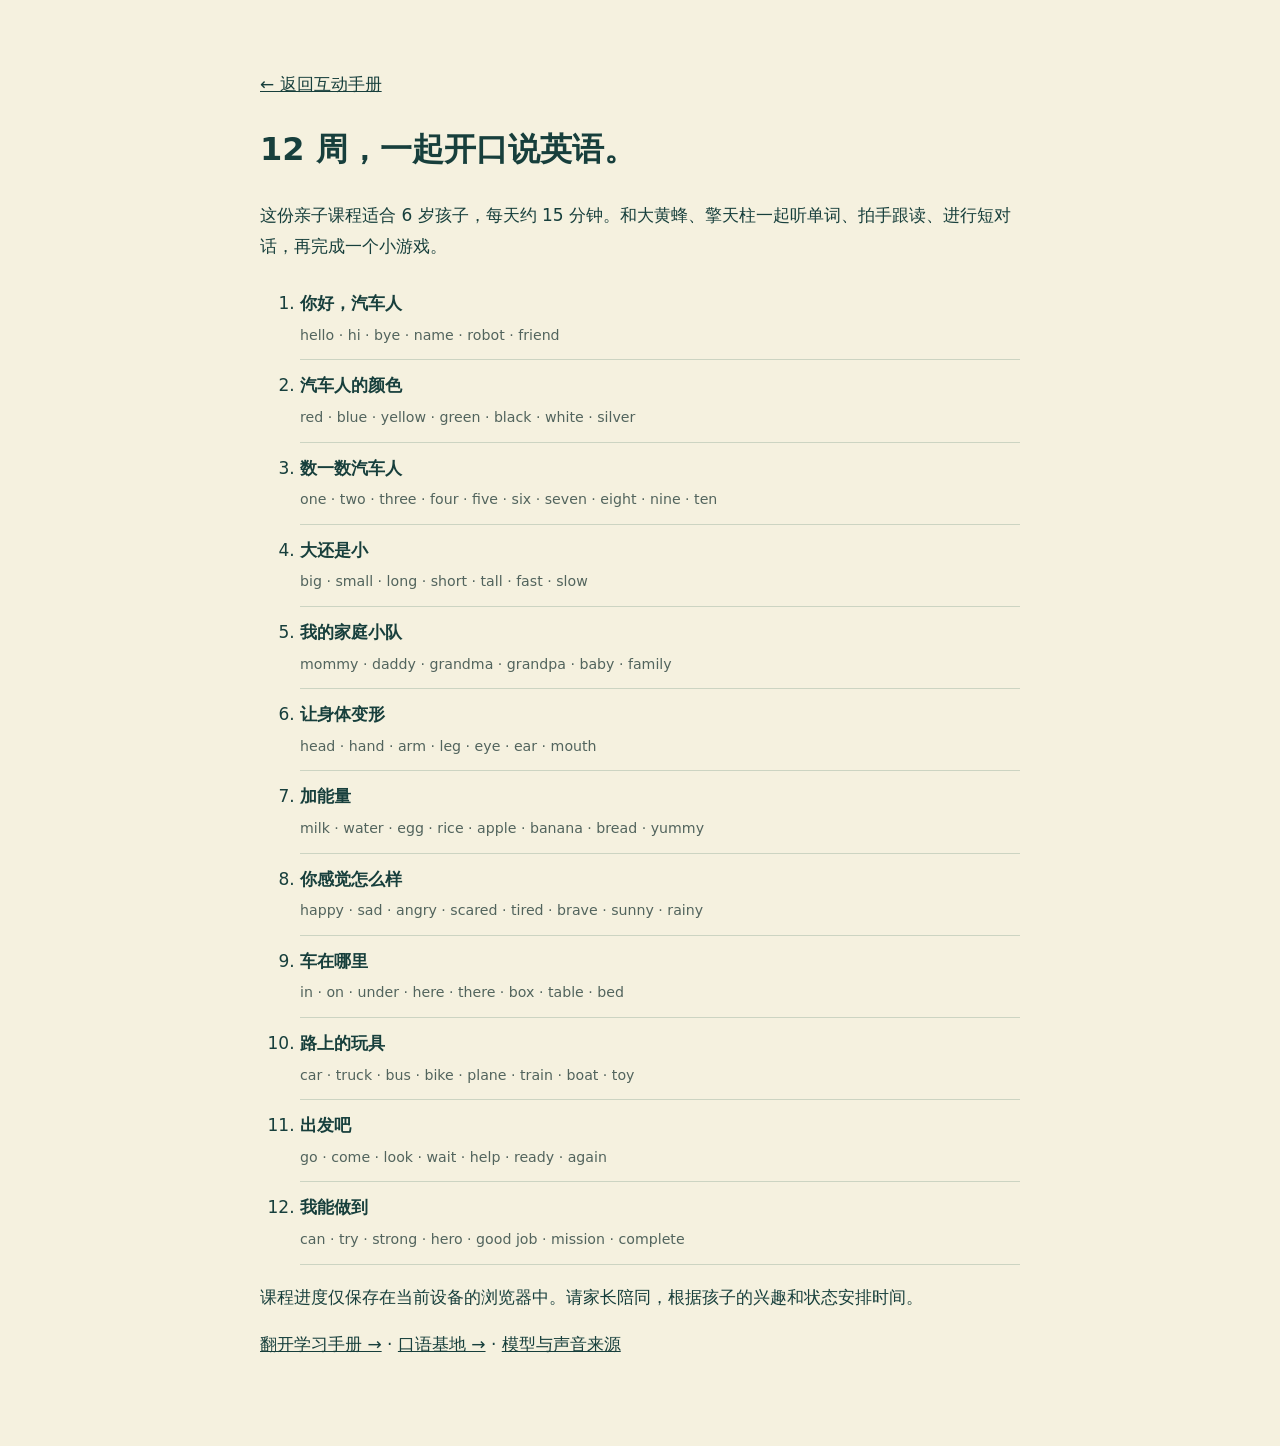
<file: plan-note.html>
<!doctype html>
<html lang="zh-CN"><head><meta charset="utf-8"><meta name="viewport" content="width=device-width,initial-scale=1"><title>12 周课程说明 · 小小汽车人</title><style>body{font:17px/1.8 system-ui,sans-serif;background:#f5f1df;color:#173f3c;max-width:760px;margin:5vh auto;padding:24px}a{color:inherit}li{padding:10px 0;border-bottom:1px solid #ccd4c2}h1{font-size:32px}small{color:#52645d}</style></head><body><a href="./handbook.html">← 返回互动手册</a><h1>12 周，一起开口说英语。</h1><p>这份亲子课程适合 6 岁孩子，每天约 15 分钟。和大黄蜂、擎天柱一起听单词、拍手跟读、进行短对话，再完成一个小游戏。</p><ol><li><b>你好，汽车人</b><br><small>hello · hi · bye · name · robot · friend</small></li><li><b>汽车人的颜色</b><br><small>red · blue · yellow · green · black · white · silver</small></li><li><b>数一数汽车人</b><br><small>one · two · three · four · five · six · seven · eight · nine · ten</small></li><li><b>大还是小</b><br><small>big · small · long · short · tall · fast · slow</small></li><li><b>我的家庭小队</b><br><small>mommy · daddy · grandma · grandpa · baby · family</small></li><li><b>让身体变形</b><br><small>head · hand · arm · leg · eye · ear · mouth</small></li><li><b>加能量</b><br><small>milk · water · egg · rice · apple · banana · bread · yummy</small></li><li><b>你感觉怎么样</b><br><small>happy · sad · angry · scared · tired · brave · sunny · rainy</small></li><li><b>车在哪里</b><br><small>in · on · under · here · there · box · table · bed</small></li><li><b>路上的玩具</b><br><small>car · truck · bus · bike · plane · train · boat · toy</small></li><li><b>出发吧</b><br><small>go · come · look · wait · help · ready · again</small></li><li><b>我能做到</b><br><small>can · try · strong · hero · good job · mission · complete</small></li></ol><p>课程进度仅保存在当前设备的浏览器中。请家长陪同，根据孩子的兴趣和状态安排时间。</p><p><a href="./handbook.html">翻开学习手册 →</a> · <a href="./speaking.html">口语基地 →</a> · <a href="./robot-lab-credits.html">模型与声音来源</a></p></body></html>
</file>
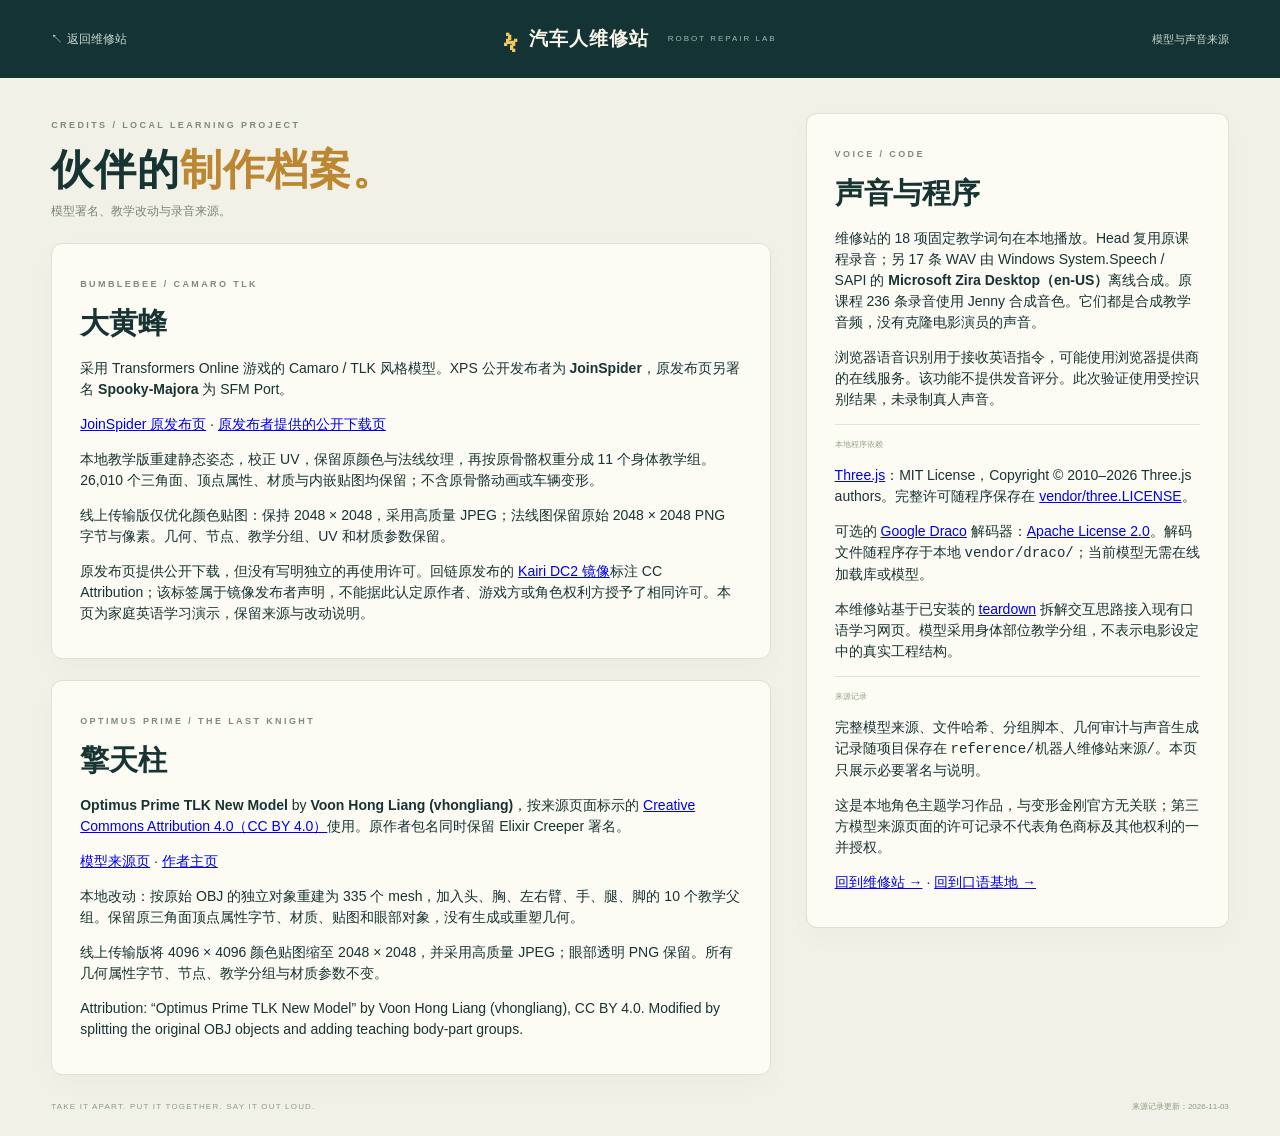
<file: robot-lab-credits.html>
<!doctype html>
<html lang="zh-CN">
<head>
  <meta charset="utf-8">
  <meta name="viewport" content="width=device-width,initial-scale=1">
  <meta name="theme-color" content="#143334">
  <title>模型与声音来源 · 汽车人维修站</title>
  <link rel="icon" href="./assets/badge.svg" type="image/svg+xml">
  <link rel="stylesheet" href="./robot-lab.css">
</head>
<body>
  <header class="lab-header"><a href="./robot-lab.html" class="back-link">↖ 返回维修站</a><span class="lab-brand"><i>ϟ</i> 汽车人维修站 <small>ROBOT REPAIR LAB</small></span><span class="header-note">模型与声音来源</span></header>
  <main class="lab-layout">
    <section class="robot-workspace" aria-labelledby="credits-title">
      <div class="workspace-intro"><div><span class="eyebrow">CREDITS / LOCAL LEARNING PROJECT</span><h1 id="credits-title">伙伴的<em>制作档案。</em></h1><p>模型署名、教学改动与录音来源。</p></div></div>
      <article class="lesson-panel">
        <span class="eyebrow">BUMBLEBEE / CAMARO TLK</span>
        <h2>大黄蜂</h2>
        <p>采用 Transformers Online 游戏的 Camaro / TLK 风格模型。XPS 公开发布者为 <strong>JoinSpider</strong>，原发布页另署名 <strong>Spooky-Majora</strong> 为 SFM Port。</p>
        <p><a href="https://www.deviantart.com/joinspider/art/Transformers-Online-Bumblebee-887594154">JoinSpider 原发布页</a> · <a href="https://www.mediafire.com/file/g70thqtfzwif4il/Bumblebee.rar/file">原发布者提供的公开下载页</a></p>
        <p>本地教学版重建静态姿态，校正 UV，保留原颜色与法线纹理，再按原骨骼权重分成 11 个身体教学组。26,010 个三角面、顶点属性、材质与内嵌贴图均保留；不含原骨骼动画或车辆变形。</p><p>线上传输版仅优化颜色贴图：保持 2048 × 2048，采用高质量 JPEG；法线图保留原始 2048 × 2048 PNG 字节与像素。几何、节点、教学分组、UV 和材质参数保留。</p>
        <p>原发布页提供公开下载，但没有写明独立的再使用许可。回链原发布的 <a href="https://sketchfab.com/3d-models/bumblebee-tlk-transformers-onine-game-06339e733247424d88907f68012af69c">Kairi DC2 镜像</a>标注 CC Attribution；该标签属于镜像发布者声明，不能据此认定原作者、游戏方或角色权利方授予了相同许可。本页为家庭英语学习演示，保留来源与改动说明。</p>
      </article>
      <br>
      <article class="lesson-panel">
        <span class="eyebrow">OPTIMUS PRIME / THE LAST KNIGHT</span>
        <h2>擎天柱</h2>
        <p><strong>Optimus Prime TLK New Model</strong> by <strong>Voon Hong Liang (vhongliang)</strong>，按来源页面标示的 <a href="https://creativecommons.org/licenses/by/4.0/">Creative Commons Attribution 4.0（CC BY 4.0）</a>使用。原作者包名同时保留 Elixir Creeper 署名。</p>
        <p><a href="https://sketchfab.com/3d-models/optimus-prime-tlk-new-model-758de951c78843f9b863247159907f07">模型来源页</a> · <a href="https://sketchfab.com/vhongliang">作者主页</a></p>
        <p>本地改动：按原始 OBJ 的独立对象重建为 335 个 mesh，加入头、胸、左右臂、手、腿、脚的 10 个教学父组。保留原三角面顶点属性字节、材质、贴图和眼部对象，没有生成或重塑几何。</p><p>线上传输版将 4096 × 4096 颜色贴图缩至 2048 × 2048，并采用高质量 JPEG；眼部透明 PNG 保留。所有几何属性字节、节点、教学分组与材质参数不变。</p>
        <p>Attribution: “Optimus Prime TLK New Model” by Voon Hong Liang (vhongliang), CC BY 4.0. Modified by splitting the original OBJ objects and adding teaching body-part groups.</p>
      </article>
    </section>
    <aside class="lesson-panel" aria-label="声音和程序来源">
      <span class="eyebrow">VOICE / CODE</span>
      <h2>声音与程序</h2>
      <p>维修站的 18 项固定教学词句在本地播放。Head 复用原课程录音；另 17 条 WAV 由 Windows System.Speech / SAPI 的 <strong>Microsoft Zira Desktop（en-US）</strong>离线合成。原课程 236 条录音使用 Jenny 合成音色。它们都是合成教学音频，没有克隆电影演员的声音。</p>
      <p>浏览器语音识别用于接收英语指令，可能使用浏览器提供商的在线服务。该功能不提供发音评分。此次验证使用受控识别结果，未录制真人声音。</p>
      <div class="lab-progress"><span>本地程序依赖</span></div>
      <p><a href="https://threejs.org/">Three.js</a>：MIT License，Copyright © 2010–2026 Three.js authors。完整许可随程序保存在 <a href="./vendor/three.LICENSE">vendor/three.LICENSE</a>。</p>
      <p>可选的 <a href="https://github.com/google/draco">Google Draco</a> 解码器：<a href="https://github.com/google/draco/blob/main/LICENSE">Apache License 2.0</a>。解码文件随程序存于本地 <code>vendor/draco/</code>；当前模型无需在线加载库或模型。</p>
      <p>本维修站基于已安装的 <a href="https://github.com/elvarofficial/teardown">teardown</a> 拆解交互思路接入现有口语学习网页。模型采用身体部位教学分组，不表示电影设定中的真实工程结构。</p>
      <div class="lab-progress"><span>来源记录</span></div>
      <p>完整模型来源、文件哈希、分组脚本、几何审计与声音生成记录随项目保存在 <code>reference/机器人维修站来源/</code>。本页只展示必要署名与说明。</p>
      <p>这是本地角色主题学习作品，与变形金刚官方无关联；第三方模型来源页面的许可记录不代表角色商标及其他权利的一并授权。</p>
      <p><a href="./robot-lab.html">回到维修站 →</a> · <a href="./speaking.html">回到口语基地 →</a></p>
    </aside>
  </main>
  <footer class="lab-footer"><span>TAKE IT APART. PUT IT TOGETHER. SAY IT OUT LOUD.</span><span>来源记录更新：2026-11-03</span></footer>
</body>
</html>
</file>
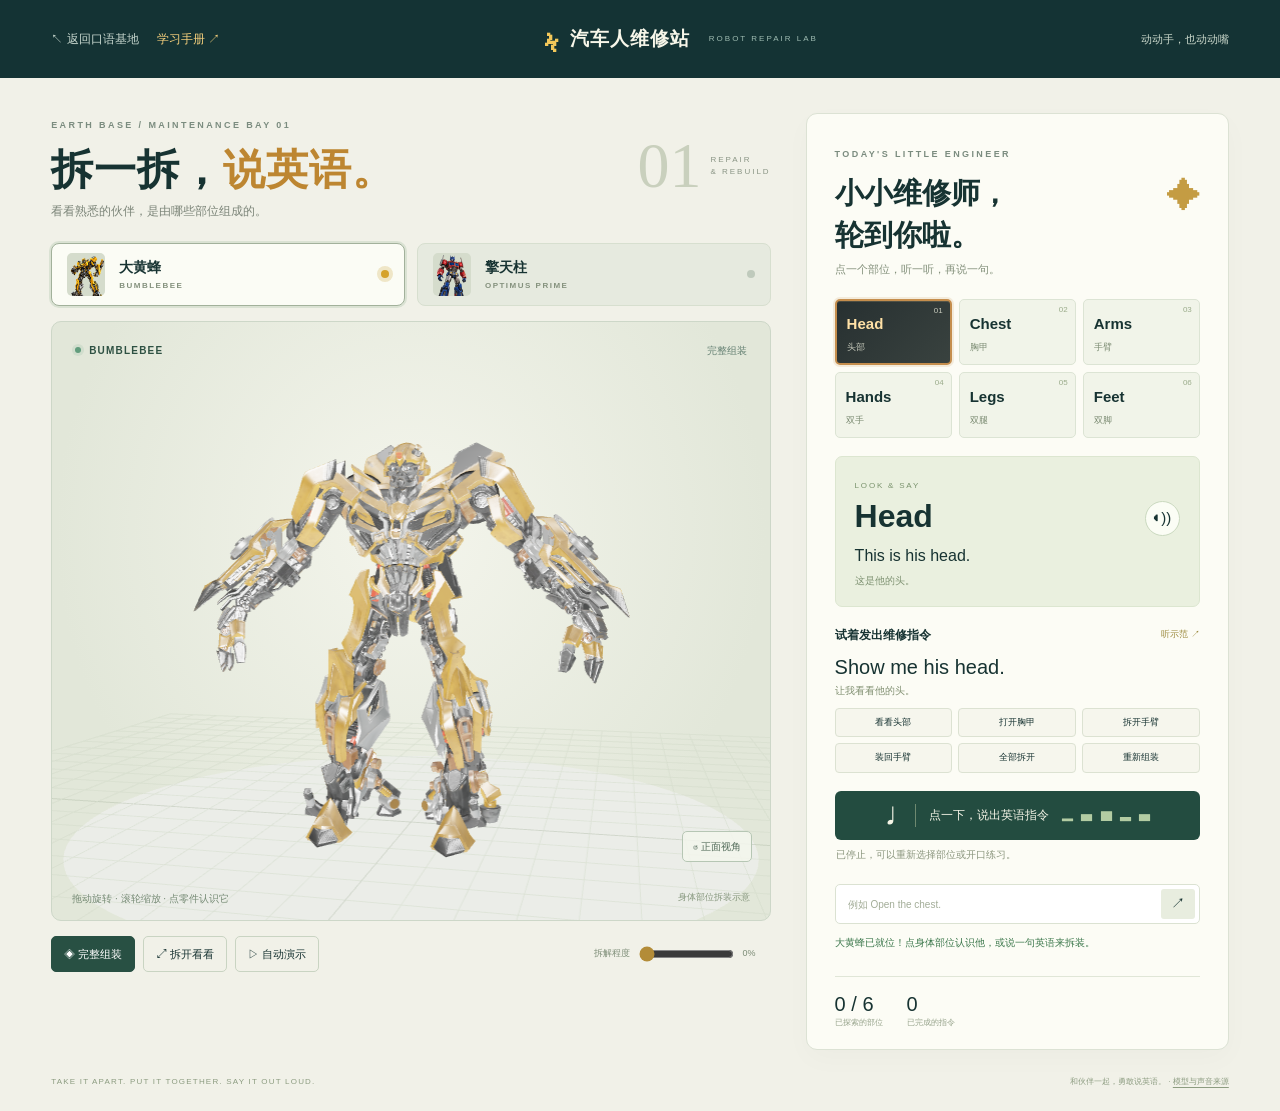
<file: robot-lab.html>
<!doctype html>
<html lang="zh-CN">
<head>
  <meta charset="utf-8"><meta name="viewport" content="width=device-width,initial-scale=1">
  <meta name="theme-color" content="#102d30"><title>汽车人维修站 · 拆一拆，说英语</title>
  <script>if(new URLSearchParams(location.search).get('embed')==='handbook')document.documentElement.classList.add('handbook-embed');</script>
  <link rel="icon" href="./assets/badge.svg" type="image/svg+xml">
  <link rel="stylesheet" href="./robot-lab.css">
  <script type="module" src="./robot-lab.bundle.js"></script>
</head>
<body>
  <header class="lab-header"><nav class="lab-links" aria-label="学习入口"><a href="./speaking.html" class="back-link">↖ 返回口语基地</a><a href="./handbook.html" class="handbook-link">学习手册 ↗</a></nav><span class="lab-brand"><i>ϟ</i> 汽车人维修站 <small>ROBOT REPAIR LAB</small></span><span class="header-note">动动手，也动动嘴</span></header>
  <main class="lab-layout">
    <section class="robot-workspace" aria-label="机器人拆解操作区">
      <div class="workspace-intro"><div><span class="eyebrow">EARTH BASE / MAINTENANCE BAY 01</span><h1>拆一拆，<em>说英语。</em></h1><p>看看熟悉的伙伴，是由哪些部位组成的。</p></div><span class="bay-id">01<small>REPAIR<br>& REBUILD</small></span></div>
      <div class="character-switch" role="group" aria-label="选择拆解伙伴"><button data-robot="bumblebee" aria-pressed="true"><img src="./assets/bumblebee.png" alt=""><span>大黄蜂<small>BUMBLEBEE</small></span><i></i></button><button data-robot="optimus" aria-pressed="false"><img src="./assets/optimus.png" alt=""><span>擎天柱<small>OPTIMUS PRIME</small></span><i></i></button></div>
      <div class="viewport-shell">
        <div class="viewport-heading"><span><i></i> <b id="robot-name">BUMBLEBEE</b><small id="embedded-scene-name">汽车人基地</small></span><span id="view-state">完整组装</span></div>
        <div id="scene" role="img" aria-label="大黄蜂可旋转三维模型"></div>
        <div id="part-focus" class="part-focus" hidden><span class="focus-eyebrow">部位锁定 · 钛金高亮</span><div><b id="focus-word">Head</b><span id="focus-part">头部</span></div><button id="clear-highlight" type="button">恢复原色 ↺</button></div>
        <div id="load-status" class="load-status" role="status"><span class="loader"></span><b>伙伴正在进入维修站…</b><small>首次打开正在下载 3D 模型，请稍等。</small></div>
        <button id="reset-camera" class="camera-button" aria-label="恢复初始观察视角">↺ 正面视角</button>
        <div class="scene-hint"><span>拖动旋转 · 滚轮缩放 · 点零件认识它</span><small>身体部位拆装示意</small></div>
      </div>
      <div class="assembly-controls"><button id="assemble" class="assembly-button active" aria-pressed="true">◈ 完整组装</button><button id="explode" class="assembly-button" aria-pressed="false">⤢ 拆开看看</button><button id="tour" class="assembly-button" aria-pressed="false">▷ 自动演示</button><label class="explode-slider">拆解程度<input id="separation" type="range" min="0" max="100" value="0" aria-label="机器人拆解程度"><output id="separation-value">0%</output></label></div>
    </section>
    <aside class="lesson-panel" aria-label="英语维修练习">
      <div class="lesson-title"><span class="eyebrow">TODAY'S LITTLE ENGINEER</span><h2>小小维修师，<br>轮到你啦。<span>✦</span></h2><p>点一个部位，听一听，再说一句。</p></div>
      <div class="part-grid" role="group" aria-label="认识身体部位">
        <button data-part="head" aria-pressed="true"><span>01</span><b>Head</b><small>头部</small></button>
        <button data-part="chest" aria-pressed="false"><span>02</span><b>Chest</b><small>胸甲</small></button>
        <button data-part="arms" aria-pressed="false"><span>03</span><b>Arms</b><small>手臂</small></button>
        <button data-part="hands" aria-pressed="false"><span>04</span><b>Hands</b><small>双手</small></button>
        <button data-part="legs" aria-pressed="false"><span>05</span><b>Legs</b><small>双腿</small></button>
        <button data-part="feet" aria-pressed="false"><span>06</span><b>Feet</b><small>双脚</small></button>
      </div>
      <section class="word-card" aria-label="当前身体部位"><span class="mini-label">LOOK & SAY</span><div class="word-heading"><h3 id="part-word">Head</h3><button id="say-word" aria-label="听当前身体部位英文">◖))</button></div><p id="part-sentence">This is his head.</p><span id="part-translation">这是他的头。</span></section>
      <section class="command-section"><div class="command-heading"><h3>试着发出维修指令</h3><button id="say-command">听示范 ↗</button></div><p id="mission-command" class="mission-command">Show me his head.</p><p id="mission-translation" class="mission-translation">让我看看他的头。</p><div class="command-options"><button data-command="Show me his head.">看看头部</button><button data-command="Open the chest.">打开胸甲</button><button data-command="Take off the arms.">拆开手臂</button><button data-command="Put the arms back.">装回手臂</button><button data-command="Take the robot apart.">全部拆开</button><button data-command="Assemble the robot.">重新组装</button></div></section>
      <button id="lab-mic" class="mic-button" aria-pressed="false"><span>♩</span><b>点一下，说出英语指令</b><i>▂ ▅ ▇ ▃ ▅</i></button>
      <p id="speech-status" class="speech-status" role="status">可以开口说，也可以点选指令或打字。</p>
      <form id="command-form" class="command-form"><label class="sr-only" for="command-input">用英语输入维修指令</label><input id="command-input" maxlength="160" autocomplete="off" placeholder="例如 Open the chest."><button type="submit" aria-label="发送维修指令">↗</button></form>
      <div id="command-feedback" class="command-feedback" role="status">认识伙伴的身体，完成你的第一次维修。</div>
      <div class="lab-progress"><div><b id="learned-count">0 / 6</b><span>已探索的部位</span></div><div><b id="command-count">0</b><span>已完成的指令</span></div><button id="stop-speech" hidden>停止声音 ■</button></div>
    </aside>
  </main>
  <footer class="lab-footer"><span>TAKE IT APART. PUT IT TOGETHER. SAY IT OUT LOUD.</span><span>和伙伴一起，勇敢说英语。 · <a href="./robot-lab-credits.html">模型与声音来源</a></span></footer>
  <noscript>请启用 JavaScript，打开机器人维修站。</noscript>
</body>
</html>
</file>
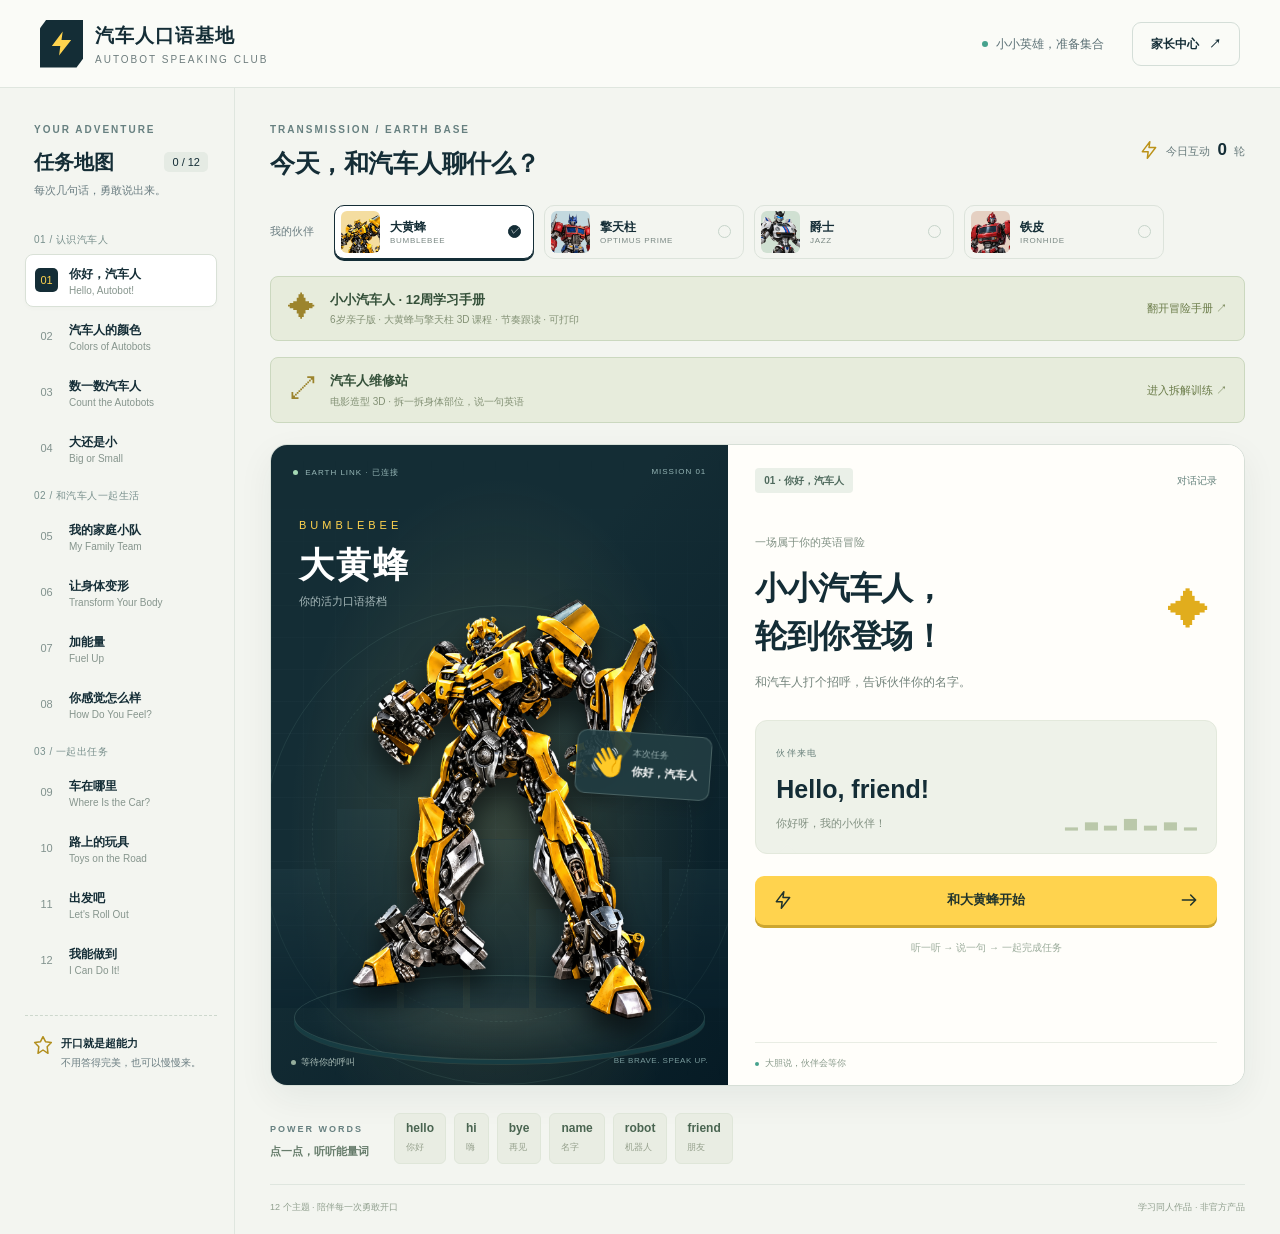
<file: speaking.html>
<!doctype html>
<html lang="zh-CN">
<head>
  <meta charset="utf-8">
  <meta name="viewport" content="width=device-width,initial-scale=1">
  <meta name="theme-color" content="#10252d">
  <title>汽车人口语基地 · 和变形金刚一起说英语</title>
  <link rel="icon" type="image/svg+xml" href="./assets/badge.svg">
  <link rel="stylesheet" href="./style.css">
  <script type="module" src="./app.js"></script>
</head>
<body>
<svg class="icon-defs" aria-hidden="true" xmlns="http://www.w3.org/2000/svg"><defs>
  <symbol id="i-bolt" viewBox="0 0 24 24"><path d="m13 2-9 12h7l-1 8 10-13h-8z"/></symbol>
  <symbol id="i-sound" viewBox="0 0 24 24"><path d="M11 4 5 9H2v6h3l6 5zM16 8c2 2 2 6 0 8m3-11c4 4 4 10 0 14"/></symbol>
  <symbol id="i-mic" viewBox="0 0 24 24"><rect x="8" y="2" width="8" height="13" rx="4"/><path d="M4 10v2a8 8 0 0 0 16 0v-2M12 20v3m-4 0h8"/></symbol>
  <symbol id="i-arrow" viewBox="0 0 24 24"><path d="M4 12h16m-6-6 6 6-6 6"/></symbol>
  <symbol id="i-star" viewBox="0 0 24 24"><path d="m12 2 3 6 7 1-5 5 1 8-6-4-6 4 1-8-5-5 7-1z"/></symbol>
  <symbol id="i-close" viewBox="0 0 24 24"><path d="m6 6 12 12M6 18 18 6"/></symbol>
  <symbol id="i-map" viewBox="0 0 24 24"><path d="m2 5 6-3 8 3 6-3v17l-6 3-8-3-6 3zm6-3v17m8-14v17"/></symbol>
  <symbol id="i-check" viewBox="0 0 24 24"><path d="m4 12 5 5L20 6"/></symbol>
</defs></svg>
<header class="site-header">
  <a class="brand" href="./speaking.html" aria-label="汽车人口语基地首页"><span class="brand-mark"><svg><use href="#i-bolt"/></svg></span><span><b>汽车人口语基地</b><small>AUTOBOT SPEAKING CLUB</small></span></a>
  <div class="header-right"><span class="local-badge"><i></i> 小小英雄，准备集合</span><button id="parent-open" class="button ghost">家长中心 <span aria-hidden="true">↗</span></button></div>
</header>
<div class="workspace">
  <aside class="mission-sidebar" aria-label="任务导航">
    <div class="sidebar-heading"><span class="eyebrow">YOUR ADVENTURE</span><h2>任务地图 <span id="map-count">0 / 12</span></h2><p>每次几句话，勇敢说出来。</p></div>
    <nav id="mission-nav" aria-label="12周口语任务"></nav>
    <div class="sidebar-note"><svg class="icon"><use href="#i-star"/></svg><div><b>开口就是超能力</b><span>不用答得完美，也可以慢慢来。</span></div></div>
  </aside>
  <main>
    <div class="page-intro"><div><span class="eyebrow">TRANSMISSION / EARTH BASE</span><h1>今天，和汽车人聊什么？</h1></div><button id="map-open" class="button map-toggle"><svg class="icon"><use href="#i-map"/></svg>任务地图</button><div class="day-progress"><svg class="icon"><use href="#i-bolt"/></svg><span>今日互动 <b id="today-count">0</b> 轮</span></div></div>
    <section class="partner-picker" aria-label="选择口语伙伴"><span class="picker-label">我的伙伴</span><div id="partners" class="partners"></div></section>
    <a id="handbook-entry" class="robot-lab-entry" href="./handbook.html"><span class="lab-entry-mark">✦</span><span><b>小小汽车人 · 12周学习手册</b><small>6岁亲子版 · 大黄蜂与擎天柱 3D 课程 · 节奏跟读 · 可打印</small></span><strong>翻开冒险手册 ↗</strong></a>
    <a id="robot-lab-entry" class="robot-lab-entry" href="./robot-lab.html?character=bumblebee"><span class="lab-entry-mark">⤢</span><span><b>汽车人维修站</b><small>电影造型 3D · 拆一拆身体部位，说一句英语</small></span><strong>进入拆解训练 ↗</strong></a>
    <div class="adventure-board">
      <section id="character-stage" class="character-stage" aria-label="口语伙伴">
        <div class="stage-top"><span><i></i> EARTH LINK · 已连接</span><span id="stage-number">MISSION 01</span></div>
        <div class="orbit orbit-one"></div><div class="orbit orbit-two"></div><div class="stage-grid"></div><div class="skyline" aria-hidden="true"><i></i><i></i><i></i><i></i><i></i><i></i><i></i></div>
        <div class="character-label"><span id="partner-en">BUMBLEBEE</span><h2 id="partner-name">大黄蜂</h2><p id="partner-note">你的活力口语搭档</p></div>
        <img id="hero-image" class="hero-image" src="./assets/bumblebee.png" alt="大黄蜂" width="1024" height="1536">
        <div class="scene-token"><span id="scene-icon" aria-hidden="true">👋</span><div><small>本次任务</small><b id="scene-title">你好，汽车人</b></div></div>
        <div class="platform"></div><div class="stage-bottom"><span class="voice-light" id="voice-light"><i></i><span id="partner-state">等待你的呼叫</span></span><span>BE BRAVE. SPEAK UP.</span></div>
      </section>
      <section class="conversation-panel" aria-label="对话练习">
        <div class="conversation-top"><span class="mission-pill" id="mission-pill">01 · 你好，汽车人</span><button id="global-stop" class="text-button" hidden>停止朗读 ■</button><button id="history-open" class="text-button">对话记录</button></div>
        <div id="welcome" class="welcome">
          <span class="welcome-tag">一场属于你的英语冒险</span><h2>小小汽车人，<br>轮到你登场！<span class="spark">✦</span></h2><p id="mission-intro">和新朋友打个招呼，告诉他你的名字吧。</p>
          <div class="welcome-message"><span class="mini-label">伙伴来电</span><p id="greeting">Hello, friend!</p><span class="welcome-cn">你好呀，我的小伙伴！</span><span class="wave" aria-hidden="true">▂ ▅ ▃ ▇ ▃ ▅ ▂</span></div>
          <button id="start" class="button primary start-button"><svg class="icon"><use href="#i-bolt"/></svg><span>和大黄蜂开始</span><svg class="icon"><use href="#i-arrow"/></svg></button>
          <p class="welcome-foot">听一听 → 说一句 → 一起完成任务</p>
        </div>
        <div id="exercise" class="exercise" hidden>
          <div class="turn-progress"><span id="round-label">对话 1 / 4</span><div id="round-dots" class="round-dots"></div><span class="turn-label" id="turn-label">伙伴先说</span></div>
          <div class="speech-card" aria-live="polite" aria-atomic="true"><span class="mini-label" id="speaker-label">BUMBLEBEE SAYS</span><h2 id="prompt"></h2><p id="prompt-zh" class="chinese"></p><div class="speech-tools"><button id="replay" class="text-button"><svg class="icon"><use href="#i-sound"/></svg>再听一遍</button><button id="slow-replay" class="text-button">慢一点 <span aria-hidden="true">↘</span></button><button id="stop-speech" class="text-button" hidden>停止播放 ■</button></div></div>
          <div id="answer-area" class="answer-area">
            <div class="your-turn"><b>到你啦！</b><button id="sample-play" class="text-button">听一句示范 <svg class="icon"><use href="#i-sound"/></svg></button></div>
            <p id="hint" class="hint chinese"></p><div id="answer-choices" class="answer-choices"></div>
            <button id="mic" class="button mic-button"><span class="mic-symbol"><svg class="icon"><use href="#i-mic"/></svg></span><span id="mic-label">点一下，开口说</span><span class="mic-bars" aria-hidden="true">▂ ▅ ▇ ▅ ▂</span></button>
            <p id="voice-status" class="voice-status" role="status">也可以选一句，或在下面打字回答。</p>
            <form id="answer-form" class="answer-form"><label class="sr-only" for="answer-input">用英语回答</label><input id="answer-input" name="answer" maxlength="180" autocomplete="off" spellcheck="false" placeholder="也可以在这里输入英文…"><button type="submit" aria-label="发送回答"><svg class="icon"><use href="#i-arrow"/></svg></button></form>
            <p id="answer-error" class="answer-error" role="alert" hidden></p>
          </div>
          <div id="feedback" class="feedback" hidden aria-live="polite"><div class="child-answer"><span>你说</span><p id="child-answer"></p><small id="answer-mode"></small></div><div class="partner-feedback"><span aria-hidden="true">✦</span><div><b id="feedback-en"></b><p id="feedback-zh" class="chinese"></p></div></div><button id="next" class="button primary"><span>下一句</span><svg class="icon"><use href="#i-arrow"/></svg></button></div>
        </div>
        <div id="completion" class="completion" hidden><div class="medal"><svg><use href="#i-star"/></svg></div><span class="eyebrow">MISSION COMPLETE</span><h2>任务完成，小英雄！</h2><p id="completion-description"></p><div class="earned-words" id="earned-words"></div><button id="next-mission" class="button primary">继续下一个任务 <svg class="icon"><use href="#i-arrow"/></svg></button><button id="practice-again" class="text-button">还想和伙伴再聊一遍 ↻</button></div>
        <div class="panel-footer"><span><i></i> 大胆说，伙伴会等你</span><button id="restart" class="text-button" hidden>重聊本任务 ↻</button></div>
      </section>
    </div>
    <section class="word-strip" aria-label="本任务能量词"><div><span class="eyebrow">POWER WORDS</span><h2>点一点，听听能量词</h2></div><div id="power-words" class="power-words"></div></section>
    <footer class="site-footer"><span>12 个主题 · 陪伴每一次勇敢开口</span><span>学习同人作品 · 非官方产品</span></footer>
  </main>
</div>
<dialog id="parent-dialog" class="parent-dialog">
  <div class="dialog-heading"><div><span class="eyebrow">PARENTS ONLY</span><h2>让每次开口，都轻松一点</h2></div><button class="icon-button" data-close aria-label="关闭家长中心"><svg class="icon"><use href="#i-close"/></svg></button></div>
  <p class="dialog-intro">根据原来的 12 周计划，改编成 12 组短对话。每次完成一个任务，也可以自由选择感兴趣的主题。</p>
  <div class="setting-list">
    <label><span><b>自动播放伙伴的话</b><small>每次新问题与回应，自动读出英文</small></span><input id="setting-auto" type="checkbox" checked></label>
    <label><span><b>显示中文小提示</b><small>熟悉以后，可以关掉中文再试一次</small></span><input id="setting-chinese" type="checkbox" checked></label>
    <label><span><b>显示回答小抄</b><small>提供三句可选回答，降低开口难度</small></span><input id="setting-choices" type="checkbox" checked></label>
    <label><span><b>伙伴说话速度</b><small>内置英语录音，随时可以慢放</small></span><select id="setting-rate"><option value="0.75">慢慢说</option><option value="0.9" selected>自然慢速</option><option value="1">正常速度</option></select></label>
  </div>
  <div class="parent-tip"><b>陪孩子用，效果更好</b><p>这是围绕主题的引导式对话，会识别常见英文回答并接话；没有连接大模型，不提供任意话题聊天或发音评分。选句完成同样会记录为互动。</p><p>内置 236 条英语录音，在本机播放；使用统一英语合成音色，并非电影配音。录音中称呼孩子为 partner，英文昵称用于文字互动。</p><p>语音识别由浏览器提供，推荐用 Chrome / Edge 并允许麦克风；部分设备或网络无法识别时，可点选或打字。语音可能由浏览器服务处理；本站不保存孩子的录音或聊天内容。无需使用孩子的真实姓名。</p></div>
  <div class="parent-stats" id="parent-stats"></div><a class="reference-link" href="./plan-note.html" target="_blank" rel="noopener">查看 12 周课程说明 ↗</a>
</dialog>
<dialog id="map-dialog" class="map-dialog"><div class="dialog-heading"><div><span class="eyebrow">CHOOSE YOUR MISSION</span><h2>去哪里冒险？</h2></div><button class="icon-button" data-close aria-label="关闭任务地图"><svg class="icon"><use href="#i-close"/></svg></button></div><nav id="mobile-mission-nav" aria-label="选择口语任务"></nav></dialog>
<dialog id="history-dialog" class="history-dialog"><div class="dialog-heading"><div><span class="eyebrow">OUR CONVERSATION</span><h2>我们的对话</h2></div><button class="icon-button" data-close aria-label="关闭对话记录"><svg class="icon"><use href="#i-close"/></svg></button></div><p class="dialog-intro">只显示本次任务的对话，刷新后不会保留。</p><div id="history-list"></div></dialog>
<div id="toast" class="toast" role="status" hidden></div>
<noscript>请启用 JavaScript 后开始口语互动。</noscript>
</body>
</html>
</file>
<file: handbook-print.css>
@page { size: A4 portrait; margin: 0; }
:root { color-scheme: light; --paper:#fffdf7; --ink:#27322e; --muted:#6b746c; --gold:#b48638; --line:#e0dfd2; --week-accent:#947446; }
* { box-sizing:border-box; }
body { margin:0; background:#e7e5dc; color:var(--ink); font-family:"Segoe UI","Microsoft YaHei",sans-serif; -webkit-print-color-adjust:exact; print-color-adjust:exact; }
button,a { font:inherit; }
.print-toolbar { position:sticky; top:0; z-index:10; padding:13px 24px; display:flex; align-items:center; justify-content:center; gap:28px; background:#27322e; color:#fff8e9; box-shadow:0 2px 20px #26312e30; font-size:13px; }
.print-toolbar a { color:#fff8e9; text-decoration:none; }
.print-toolbar span { opacity:.7; }
.print-toolbar button { border:1px solid #d5b574; color:#302d22; border-radius:8px; padding:10px 18px; background:#e7c985; font-weight:700; cursor:pointer; }
#print-book { padding:28px 0; }
.loading { padding:40px; text-align:center; }
.book-page { position:relative; width:210mm; height:297mm; margin:0 auto 24px; padding:13mm 14mm 17mm; overflow:hidden; background:var(--paper); box-shadow:0 4px 24px #27322e20; break-after:page; page-break-after:always; }
.book-page:last-child { break-after:auto; page-break-after:auto; }
.page-eyebrow { display:flex; justify-content:space-between; align-items:center; padding-bottom:10px; border-bottom:1px solid var(--line); color:var(--muted); letter-spacing:.6px; font-size:9px; font-weight:600; }
.page-footer { position:absolute; left:14mm; right:14mm; bottom:9mm; display:flex; justify-content:space-between; gap:10px; padding-top:8px; border-top:1px solid var(--line); font-size:8px; color:var(--muted); letter-spacing:.2px; }
.page-footer b { flex:none; color:var(--ink); }
.section-kicker { margin:19px 0 8px; font-size:11px; color:var(--gold); font-weight:700; letter-spacing:1px; }
h1,h2,h3,h4,p { margin-top:0; }
h2 { margin:0 0 16px; font-size:35px; line-height:1.3; letter-spacing:-1px; font-weight:800; }
.intro-copy { font-size:12px; line-height:1.8; color:var(--muted); max-width:630px; margin-bottom:20px; }
.section-heading { margin:21px 0 12px; font-size:14px; }
.cover-kicker { padding-top:30px; font-weight:800; letter-spacing:2.4px; color:var(--gold); font-size:11px; }
.cover-page h1 { font-size:67px; line-height:1.16; letter-spacing:-3px; margin:16px 0 16px; }
.cover-subtitle { font-size:17px; color:#5a675e; line-height:1.8; }
.cover-characters { position:relative; height:91mm; margin:0 -7mm 14px; display:flex; align-items:flex-end; justify-content:center; }
.cover-characters img { width:51%; height:100%; object-fit:contain; z-index:1; filter:drop-shadow(0 13px 10px #28312925); }
.character-orbit { position:absolute; left:50%; top:45%; transform:translate(-50%,-50%); width:80mm; height:80mm; border:1px solid #c8cbb9; border-radius:50%; box-shadow:0 0 0 12mm #e9eadb50,0 0 0 23mm #e9eadb35; }
.character-orbit::before { content:""; position:absolute; inset:8mm; border:1px dashed #b6c2b1; border-radius:50%; }
.character-label { position:absolute; z-index:2; bottom:8mm; font-size:9px; line-height:1.5; letter-spacing:1.3px; color:#706344; background:#fffdf7e6; border:1px solid #d5ceb8; padding:5px 10px; border-radius:6px; }
.character-label b { font-size:10px; letter-spacing:.4px; }
.character-label.bee { left:10mm; }
.character-label.prime { right:10mm; }
.cover-stats { position:relative; display:grid; grid-template-columns:1fr 1fr 1.3fr; padding:18px 0; border-top:1px solid var(--line); border-bottom:1px solid var(--line); }
.cover-stats>div { display:flex; flex-direction:column; text-align:center; border-right:1px solid var(--line); }
.cover-stats>div:last-child { border:0; }
.cover-stats b { font-size:29px; line-height:1.1; }
.cover-stats b span { font-size:12px; margin-left:4px; }
.cover-stats>div>span { color:var(--muted); font-size:11px; margin-top:7px; }
.owner-line { display:flex; align-items:center; gap:7px; margin-top:24px; font-size:12px; }
.owner-line>span { height:20px; border-bottom:1px solid #b7bcb2; flex:1; }
.cover-promise { margin-top:23px; font-size:11px; line-height:1.9; text-align:center; }
.cover-promise b,.cover-promise span { display:block; }
.cover-promise span { font-size:10px; color:var(--muted); letter-spacing:1.8px; }
.guide-page h2 { font-size:31px; margin-bottom:12px; }
.guide-page .intro-copy { margin-bottom:13px; font-size:11px; }
.guide-page .section-heading { margin-top:14px; }
.routine-list { border:1px solid var(--line); border-radius:12px; padding:0 14px; }
.routine-item { display:flex; gap:12px; align-items:flex-start; padding:9px 0; border-bottom:1px solid var(--line); }
.routine-item:last-child { border:0; }
.routine-item>b { font-size:20px; color:#a29370; line-height:1; padding-top:3px; }
.routine-item .time { flex:none; width:74px; font-size:9px; color:#6f765f; padding-top:4px; }
.routine-item strong { font-size:11px; }
.routine-item p { margin:3px 0 0; font-size:10px; line-height:1.65; color:var(--muted); }
.guide-grid { display:grid; grid-template-columns:1fr 1fr; gap:11px 20px; margin-top:16px; }
.guide-grid h4 { font-size:12px; margin:0 0 4px; }
.guide-grid p { font-size:9.5px; line-height:1.75; color:var(--muted); margin:0; }
.source-note { margin-top:16px; padding:10px 14px; background:#eeeee3; border-radius:9px; font-size:9px; line-height:1.7; color:var(--muted); }
.source-note>b { color:var(--ink); font-size:10px; }
.source-note p { margin:4px 0 0; }
.week-heading { display:flex; gap:14px; align-items:center; margin:16px 0 12px; }
.week-number { flex:none; width:69px; height:69px; border-radius:15px; background:#eee9d9; color:var(--week-accent); font-size:35px; font-weight:800; display:flex; flex-direction:column; align-items:center; line-height:1; padding-top:10px; }
.week-number span { font-size:8px; letter-spacing:1.5px; margin-bottom:5px; }
.week-heading .section-kicker { margin:0 0 4px; font-size:10px; color:var(--week-accent); letter-spacing:.4px; }
.week-heading h2 { font-size:28px; line-height:1.2; margin:0 0 5px; letter-spacing:-.6px; }
.english-title { margin:0; color:var(--muted); font-size:13px; }
.week-icon { margin-left:auto; font-size:32px; }
.scene-copy { border-left:3px solid var(--week-accent); background:#eeeee5; padding:10px 13px; font-size:10px; line-height:1.8; color:#596254; border-radius:0 9px 9px 0; }
.goal-line { display:flex; gap:10px; padding:12px 1px 13px; font-size:10px; line-height:1.7; }
.goal-line>b { flex:none; color:var(--week-accent); }
.lesson-grid { display:grid; grid-template-columns:1fr 1fr; gap:12px; }
.lesson-box { border:1px solid var(--line); border-radius:10px; padding:11px 13px; }
.week-page h3 { margin:0 0 9px; font-size:12px; letter-spacing:.2px; }
.week-page h3>span { font-size:10px; color:var(--week-accent); margin-right:4px; }
.week-page h3 small { font-size:8px; font-weight:400; color:var(--muted); margin-left:4px; letter-spacing:0; }
.print-words { display:grid; grid-template-columns:1fr 1fr; gap:8px 12px; }
.print-words>div { display:flex; gap:7px; align-items:baseline; justify-content:space-between; border-bottom:1px solid #e4e4d9; padding-bottom:5px; }
.print-words b { font-size:12px; }
.print-words span { font-size:9px; color:var(--muted); }
.print-patterns>div { margin-bottom:10px; }
.print-patterns>div:last-child { margin-bottom:0; }
.print-patterns b { display:block; font-size:12px; line-height:1.45; }
.print-patterns p { margin:3px 0 0; font-size:9px; color:var(--muted); }
.dialogue-section { margin-top:12px; }
.print-dialogue { display:grid; grid-template-columns:1fr 1fr; gap:7px 10px; }
.dialogue-line { padding:7px 10px 6px; border:1px solid #e3e1d3; border-left:3px solid #c3a86a; background:#f4f0e2; border-radius:7px; }
.dialogue-line.optimus { background:#edf0e9; border-left-color:#869784; }
.dialogue-line.child { background:#fffdf7; border-left-color:#b5955a; }
.dialogue-line .speaker { display:block; color:#8b7545; font-size:8px; margin-bottom:3px; font-weight:700; letter-spacing:.4px; }
.dialogue-line.optimus .speaker { color:#647c64; }
.dialogue-line b { display:block; font-size:11px; line-height:1.4; }
.dialogue-line p { margin:3px 0 0; font-size:8px; line-height:1.5; color:var(--muted); }
.rhythm-lab-grid { margin-top:11px; }
.beat-dots { display:flex; align-items:center; gap:4px; margin-bottom:9px; }
.beat-dots i { width:5px; height:5px; background:#c2ab72; border-radius:50%; }
.beat-dots i:first-child { background:#7b856a; }
.beat-dots span { font-size:8px; color:var(--muted); margin-left:4px; }
.chant-line { margin-bottom:6px; }
.chant-line:last-child { margin-bottom:0; }
.chant-line b { display:block; font-size:10px; line-height:1.4; }
.chant-line span { display:block; color:var(--muted); font-size:8px; margin-top:2px; }
.lab-character { color:var(--week-accent); font-size:9px; margin:0 0 7px; }
.lab-prompt { display:block; font-size:14px; margin-bottom:8px; }
.lab-box>p:not(.lab-character) { margin:0; font-size:9px; line-height:1.8; color:#606958; }
.lab-entry { display:block; margin-top:8px; font-size:8px; color:var(--muted); }
.offline-mission { margin-top:11px; display:flex; gap:14px; border:1px solid #d9d9c6; background:#f0f1e6; padding:10px 14px; border-radius:10px; }
.mission-label { flex:none; font-size:9px; line-height:1.6; color:#8a9475; border-right:1px solid #d5d8c7; padding-right:13px; }
.mission-label b { color:#4e6048; font-size:14px; }
.offline-mission h3 { margin:0 0 5px; }
.offline-mission p { font-size:9px; line-height:1.75; margin:0; color:#626c58; }
.offline-mission .success-line { margin-top:6px; color:#425940; }
.success-line i,.daily-checks i { display:inline-block; width:9px; height:9px; margin-right:6px; border:1px solid #839477; border-radius:2px; vertical-align:-1px; }
.parent-notes { margin:9px 0 0; }
.parent-notes p { margin:4px 0; font-size:8.5px; line-height:1.75; color:var(--muted); }
.parent-notes b { color:#5e6b55; margin-right:5px; }
.daily-checks { display:flex; align-items:center; gap:9px; margin-top:10px; padding-top:8px; border-top:1px solid var(--line); font-size:8px; }
.daily-checks>b { margin-right:4px; }
.daily-checks>span { display:flex; align-items:center; white-space:nowrap; }
.daily-checks i { margin-right:3px; }
.daily-checks small { color:var(--muted); font-size:7px; margin-left:auto; }
.bank-page h2,.passport-page h2 { margin-top:0; }
.bank-grid { display:grid; grid-template-columns:1fr 1fr 1fr; gap:10px 12px; }
.bank-group { border:1px solid var(--line); border-radius:10px; padding:10px 12px 8px; }
.bank-group h3 { font-size:12px; color:#857047; margin:0 0 7px; padding-bottom:6px; border-bottom:1px solid var(--line); }
.bank-group>div { display:flex; justify-content:space-between; gap:7px; padding:2px 0; font-size:10px; line-height:1.4; }
.bank-group b { font-size:10px; }
.bank-group span { color:var(--muted); font-size:8px; text-align:right; }
.bank-tip { margin-top:17px; background:#efeee1; border-radius:10px; padding:13px 16px; font-size:11px; }
.bank-tip p { font-size:10px; color:var(--muted); line-height:1.8; margin:6px 0 0; }
.passport-grid { display:grid; grid-template-columns:1fr 1fr 1fr; gap:10px; }
.passport-grid>div { text-align:center; border:1px solid var(--line); border-radius:10px; padding:8px 7px; }
.passport-grid span { display:block; font-size:8px; color:var(--gold); letter-spacing:.8px; }
.passport-grid b { display:block; margin:6px 0; font-size:12px; }
.passport-grid i { font-style:normal; color:#b3a17b; font-size:23px; letter-spacing:6px; line-height:1.2; }
.pocket-phrases { display:grid; grid-template-columns:1fr 1fr; gap:7px 16px; }
.pocket-phrases>div { display:flex; justify-content:space-between; align-items:baseline; gap:10px; padding:5px 0; font-size:11px; border-bottom:1px solid var(--line); }
.pocket-phrases b { font-size:11px; }
.pocket-phrases span { color:var(--muted); font-size:9px; text-align:right; }
.pocket-note { color:var(--muted); font-size:9px; line-height:1.6; margin:13px 0 0; }
.keepsake { border:1px solid #d6d6c5; border-radius:10px; padding:13px 20px; background:#f0f1e8; margin-top:15px; }
.keepsake h3 { font-size:11px; margin:0 0 8px; }
.keepsake>div { border-bottom:1px solid #aeb9a3; height:18px; margin-bottom:15px; }
.keepsake p { margin:18px 0 0; font-size:10px; color:#65705c; }
@media screen and (max-width:850px) { .print-toolbar { padding:10px 12px; gap:13px; font-size:11px; } .print-toolbar>span { display:none; } #print-book { width:210mm; transform-origin:top left; } body { overflow-x:auto; } }
@media print { body { background:#fff; } .print-toolbar { display:none!important; } #print-book { padding:0; } .book-page { margin:0; box-shadow:none; } a { color:inherit; text-decoration:none; } }
</file>
<file: handbook.css>
@font-face{font-family:Adventure;src:local('Georgia');font-display:swap}
:root{--paper:#f5f2e9;--card:#fffdf6;--ink:#1b3936;--muted:#73817a;--line:#dce1d3;--forest:#214e42;--yellow:#f4bc48;--orange:#d17e35;--red:#bd5044;--blue:#4d718a;--round:20px;--shadow:0 12px 35px -25px #243d3666;font-family:'Microsoft YaHei','PingFang SC',sans-serif;color:var(--ink);background:var(--paper);font-synthesis:none;line-height:1.6}
*{box-sizing:border-box}body{margin:0}button,input,select{font:inherit}button,a,select,input{-webkit-tap-highlight-color:transparent}button,a{touch-action:manipulation}button{color:inherit;cursor:pointer}button{background:none;border:0}button:disabled{opacity:.4;cursor:default}a{color:inherit}button:focus-visible,a:focus-visible,summary:focus-visible,input:focus-visible,select:focus-visible{outline:3px solid #c18531;outline-offset:4px}button:hover:not(:disabled){filter:brightness(.97)}[hidden]{display:none!important}.eyebrow{font-size:9px;letter-spacing:2px;font-weight:600;color:var(--muted)}.book-header{height:88px;padding:0 3.1%;display:flex;justify-content:space-between;align-items:center;background:var(--forest);color:#fff9e8}.book-brand{display:flex;align-items:center;gap:12px;text-decoration:none}.brand-symbol{display:grid;place-items:center;width:42px;height:47px;background:var(--yellow);color:var(--forest);clip-path:polygon(0 0,100% 0,100% 77%,50% 100%,0 77%);font:42px/1 Adventure,serif;padding-bottom:5px}.book-brand b{display:block;font-size:21px;letter-spacing:2px}.book-brand small{display:block;font-size:8px;letter-spacing:2px;opacity:.65;margin-top:3px}.book-header nav{display:flex;align-items:center;gap:24px;font-size:12px}.book-header nav a{text-decoration:none}.book-header nav button{padding:10px 0;color:inherit}.book-header .print-link{border:1px solid #ffffff40;border-radius:7px;padding:9px 14px}.book-shell{max-width:1580px;margin:auto;display:grid;grid-template-columns:250px minmax(0,1fr)}.book-sidebar{padding:34px 23px 22px;border-right:1px solid var(--line)}.sidebar-heading h2{font-size:18px;line-height:1.5;margin:7px 0 16px}.sidebar-heading h2 span{display:block;font-size:10px;font-weight:400;color:var(--muted);margin-top:4px}.map-progress{font-size:10px;margin-bottom:29px}.map-progress>div{display:flex;justify-content:space-between}.map-progress>div>span:last-child{color:var(--orange)}progress{width:100%;height:5px;border:0;appearance:none;background:#e1e5d7;border-radius:3px;display:block;margin-top:8px;overflow:hidden}progress::-webkit-progress-bar{background:#e1e5d7}progress::-webkit-progress-value{background:var(--orange)}progress::-moz-progress-bar{background:var(--orange)}.stage-label{font-size:9px;letter-spacing:1.2px;color:#7d8a7e;margin:21px 0 7px;display:flex;gap:9px;align-items:center}.stage-label:after{content:'';height:1px;background:var(--line);flex:1}.week-link{display:flex;align-items:center;width:100%;text-align:left;gap:11px;padding:10px 9px;border-radius:8px;margin:3px 0;transition:background .18s}.week-link .week-index{width:26px;height:28px;border:1px solid #cdd4c6;border-radius:6px;display:grid;place-items:center;font:14px Adventure,serif;color:#7a897b}.week-link b{font-size:12px;font-weight:500;display:block}.week-link small{font-size:8px;color:var(--muted);line-height:1.2;display:block;margin-top:2px;max-width:136px}.week-link .week-done{margin-left:auto;font-size:12px;color:var(--orange)}.week-link[aria-current='page']{background:var(--forest);color:#fff9e8}.week-link[aria-current='page'] .week-index{color:var(--yellow);border-color:#ffffff35}.week-link[aria-current='page'] small{color:#b5c7b7}.sidebar-note{margin-top:28px;padding:18px 13px 13px;border:1px dashed #c6cdbb;border-radius:11px;position:relative;background:#eeefe3}.sidebar-note:before{content:'✦';position:absolute;right:12px;top:-15px;font-size:23px;color:var(--orange);background:var(--paper)}.sidebar-note b{font-size:12px}.sidebar-note p{font-size:10px;color:var(--muted);margin:6px 0 17px}.sidebar-note>span{font-size:7px;letter-spacing:1px;color:#8a957d}#book-main{padding:32px 32px 0;min-width:0}.chapter-heading{display:flex;justify-content:space-between;align-items:center;margin-bottom:25px}.chapter-kicker{display:flex;align-items:center;gap:9px;font-size:10px;letter-spacing:1px;color:var(--muted)}.chapter-kicker span:first-child{color:var(--orange);font-weight:700}.chapter-kicker i{height:3px;width:3px;border-radius:50%;background:var(--muted)}h1{font-size:31px;letter-spacing:-.5px;margin:8px 0 7px;line-height:1.35}h1 span{display:block;font:italic 21px Adventure,Georgia,serif;letter-spacing:0;color:var(--orange);margin-top:4px}.chapter-heading p{font-size:11px;color:var(--muted);margin:0;max-width:650px}.chapter-stamp{width:80px;height:88px;flex:none;border:1px solid #cfd5c2;transform:rotate(9deg);display:flex;flex-direction:column;justify-content:center;align-items:center;border-radius:50% 50% 43% 43%;color:#a4ae91;margin:0 10px 0 20px}.chapter-stamp span{font-size:7px;letter-spacing:2px}.chapter-stamp b{font-size:41px;font-weight:400;line-height:1.1}.daily-strip{display:flex;align-items:center;gap:15px;margin:0 0 24px;padding:12px 16px;border:1px solid var(--line);border-radius:11px;background:#efefe3}.daily-strip>span:first-child{flex:none}.daily-strip b{font-size:11px;display:block}.daily-strip small{font-size:9px;color:var(--muted);display:block}#day-stars{display:flex;gap:5px;flex:1}.day-star{font-size:17px;line-height:1;width:29px;height:31px;color:#aeb79f;display:grid;place-items:center}.day-star[aria-pressed='true']{color:#bd8031;background:#fff3cf;border-radius:6px}.day-star span{font-size:7px;line-height:1;color:#7b8779}.daily-time{font-size:9px;color:var(--muted);white-space:nowrap}.learning-grid{display:grid;grid-template-columns:minmax(0,1.05fr) minmax(0,1fr);gap:22px;align-items:start}.scene-card{background:#e9eddf;border:1px solid #d2dac7;border-radius:var(--round);overflow:hidden;box-shadow:var(--shadow)}.scene-heading{padding:21px 22px 0;display:flex;align-items:center;justify-content:space-between;gap:10px}.scene-heading .eyebrow{font-size:8px}.scene-heading h2{font-size:18px;line-height:1.4;margin:5px 0 0}.scene-live{font-size:9px;white-space:nowrap;display:flex;align-items:center;gap:6px;color:#557765}.scene-live i{width:5px;height:5px;background:#659473;border-radius:50%;box-shadow:0 0 0 4px #65947316}.scene-story{font-size:10px;color:#73816c;margin:8px 22px 14px;min-height:32px}.companion-switch{display:flex;gap:8px;margin:0 18px}.companion-switch button{display:flex;align-items:center;flex:1;text-align:left;gap:6px;background:#ffffff55;border:1px solid #cfd8c6;padding:6px 8px;border-radius:9px;min-width:0}.companion-switch img{width:29px;height:37px;object-fit:contain}.companion-switch span{font-size:11px;font-weight:600}.companion-switch small{display:block;font-size:6px;letter-spacing:.8px;font-weight:400;color:#85917c}.companion-switch button i{margin-left:auto;width:5px;height:5px;border-radius:50%;background:#b8c2b0}.companion-switch button[aria-pressed='true']{background:#fffdf4;border-color:#91a47f;box-shadow:0 0 0 2px #91a47f15}.companion-switch button[aria-pressed='true'] i{background:#dbac3c;box-shadow:0 0 0 3px #f4df9e77}.model-window{position:relative;height:415px;margin:10px 10px 0;border-radius:14px;overflow:hidden}.model-window iframe{width:100%;height:100%;border:0;display:block;background:#e9eddf}.model-pending{position:absolute;inset:0;display:flex;flex-direction:column;align-items:center;justify-content:center;background:#e9eddf;gap:8px;pointer-events:none}.loading-gear{font-size:32px;animation:gear-turn 6s linear infinite;color:#a78d4c}.model-pending b{font-size:13px}.model-pending small{font-size:10px;color:var(--muted)}@keyframes gear-turn{to{transform:rotate(360deg)}}.model-word{position:absolute;bottom:15px;left:17px;background:#253f38ed;color:#fff4d9;padding:10px 17px;border-radius:8px;border-left:3px solid var(--yellow);pointer-events:none;box-shadow:0 6px 25px #17352e25}.model-word>span{display:block;font-size:6px;letter-spacing:1.5px;color:#d6bd7c}.model-word>b{font-size:22px;display:inline-block;margin-right:10px;color:#ffce7f}.model-word>small{font-size:10px}.model-controls{display:flex;gap:7px;padding:5px 20px 14px}.model-controls button{background:#fffdf699;border:1px solid #cad4bf;border-radius:6px;padding:8px 10px;font-size:10px;flex:1}.model-controls button:last-child{flex:.65}.scene-task{margin:0 20px 14px;padding:12px 14px;background:#ffffff50;border-left:2px solid #b9a05b;border-radius:0 8px 8px 0}.scene-task>span{font-size:8px;font-weight:600;letter-spacing:1px;color:#8a773e}.scene-task p{font-size:11px;margin:5px 0 7px;line-height:1.7}.scene-task button{font-size:10px;color:var(--forest);font-weight:600;padding:0;border-bottom:1px solid #a6b595}.model-note{font-size:8px;color:#8a967d;padding:0 20px 14px;margin:0;line-height:1.8}.model-note a{text-decoration-color:#a6b595}.activity-card{background:var(--card);border:1px solid var(--line);border-radius:var(--round);box-shadow:var(--shadow);overflow:hidden}.activity-heading{padding:23px 22px 18px;display:flex;justify-content:space-between;align-items:center}.activity-heading .eyebrow{font-size:7px;letter-spacing:1.5px}.activity-heading h2{font-size:20px;line-height:1.4;margin:6px 0 0}.activity-heading>span{font:italic 14px Adventure,serif;color:#b8bea6;flex:none;margin-left:12px}.activity-tabs{display:grid;grid-template-columns:repeat(4,1fr);margin:0 20px;border-bottom:1px solid var(--line);gap:4px}.activity-tabs button{font-size:11px;padding:9px 0 11px;position:relative;white-space:nowrap;color:#83917e}.activity-tabs button>span{font:10px Adventure,serif;margin-right:4px;opacity:.7}.activity-tabs button[aria-selected='true']{color:var(--forest);font-weight:700}.activity-tabs button[aria-selected='true']:after{content:'';position:absolute;bottom:-1px;height:3px;left:5px;right:5px;background:var(--orange);border-radius:3px 3px 0 0}.activity-tabs button.is-done:before{content:'·';color:var(--orange);position:absolute;top:-2px;right:5px}.activity-panel{padding:22px 22px 5px;min-height:510px}.panel-intro{display:flex;justify-content:space-between;align-items:flex-start;gap:10px;margin-bottom:18px}h3{font-size:14px;line-height:1.5;margin:0 0 5px}.panel-intro p{font-size:10px;color:var(--muted);margin:0}.quiet-button{font-size:10px;color:#627963;white-space:nowrap;padding:2px 0;border-bottom:1px solid #cad3bd}.panel-intro>.quiet-button{margin-top:3px}.today-words{display:grid;grid-template-columns:repeat(3,minmax(0,1fr));gap:9px;margin-bottom:22px}.word-card{background:#f1f3e8;border:1px solid #dce2d0;border-radius:12px;padding:17px 6px 12px;display:flex;align-items:center;flex-direction:column;min-width:0;position:relative}.word-card .word-pic{font-size:31px;height:46px;line-height:1.2;display:grid;place-items:center}.word-card b{font-size:17px;font-weight:600;margin-top:5px;overflow-wrap:anywhere;line-height:1.4}.word-card small{font-size:10px;color:var(--muted);margin-top:3px}.word-card .word-sound{position:absolute;top:4px;right:7px;font-size:11px;color:#a4ae95}.word-card.is-active{border-color:#b08a40;background:#fcf1d8;box-shadow:0 0 0 2px #e6c98b30}.all-words-heading{display:flex;justify-content:space-between;font-size:9px;color:#7d8b76;margin-bottom:9px}.all-words{display:flex;gap:6px;flex-wrap:wrap;margin-bottom:20px}.word-chip{border:1px solid #dce1d0;background:#f8f8ed;border-radius:6px;padding:6px 10px;line-height:1.2;min-height:32px;font-size:11px}.word-chip small{font-size:9px;color:#84907b;margin-left:5px}.word-chip.is-active{background:#2d4d43;color:#ffdb8a;border-color:#2d4d43}.word-chip.is-active small{color:#d0d6be}.sentence-prompt{border-top:1px dashed var(--line);padding-top:16px}.sentence-prompt>span{font-size:9px;color:#87917c;display:block;margin-bottom:8px}.pattern-button{display:flex;justify-content:space-between;align-items:center;width:100%;text-align:left;padding:8px 0;gap:12px;border-bottom:1px solid #e6e9dc}.pattern-button b{display:block;font-size:14px;font-weight:500;line-height:1.5}.pattern-button small{display:block;font-size:9px;color:var(--muted);margin-top:2px}.pattern-button>i{font-style:normal;color:#b19857;font-size:16px}.gentle-note{font-size:9px;color:#8d967e;line-height:1.8;margin:17px 0 10px}.step-navigation{margin:15px 22px 0;padding:16px 0 19px;border-top:1px solid var(--line);display:flex;align-items:center;justify-content:space-between;gap:8px}.step-navigation>span{font-size:8px;color:#a2ab94}.step-navigation>button:last-child{font-size:11px;font-weight:600;color:var(--forest)}.parent-pocket{margin:22px 0 0;background:#edeee2;border:1px solid #dce1d0;border-radius:10px;padding:0 16px;font-size:11px}.parent-pocket summary{cursor:pointer;list-style:none;display:flex;align-items:center;padding:14px 0;gap:12px}.parent-pocket summary::-webkit-details-marker{display:none}.parent-pocket summary>span:first-child{font-size:8px;padding:3px 7px;border:1px solid #bac7ac;border-radius:4px;color:#6e8061;flex:none}.parent-pocket summary b{font-size:11px;font-weight:500}.parent-pocket summary>span:last-child{margin-left:auto;color:#97a189}.parent-pocket p{font-size:11px;color:#788570;margin:0 0 13px;line-height:1.9}.chapter-navigation{display:flex;justify-content:space-between;align-items:center;padding:27px 0 20px;font-size:10px}.chapter-navigation>span{font:italic 11px Adventure,serif;color:#99a18b}.chapter-navigation button{padding:6px 0}.book-footer{font-size:8px;color:#9aa38d;display:flex;justify-content:space-between;gap:15px;border-top:1px solid var(--line);padding:17px 0 30px}.primary-button{display:flex;justify-content:center;align-items:center;min-height:45px;gap:10px;background:var(--forest);color:#fff8dc;border-radius:8px;padding:11px 20px;text-decoration:none;border:0;font-size:13px;letter-spacing:.2px}.bpm-pill{border:1px solid #d6ddc8;border-radius:30px;font-size:8px;padding:4px 8px;white-space:nowrap;color:#849070}.rhythm-pad{background:#2b463c;color:#fff8de;border-radius:14px;padding:22px 18px 18px;position:relative;overflow:hidden}.rhythm-pad:before{content:'';position:absolute;inset:0;background:repeating-linear-gradient(0deg,transparent,transparent 26px,#ffffff05 27px,#ffffff05 28px);pointer-events:none}.rhythm-caption{display:flex;justify-content:space-between;font-size:9px;color:#c8d2b4}.rhythm-caption span:last-child{font-size:8px;opacity:.6}.beat-dots{display:flex;justify-content:center;gap:15px;margin:24px 0}.beat-dots i{font-style:normal;width:38px;height:38px;border-radius:50%;display:grid;place-items:center;border:1px solid #bccc9466;color:#c1d0ad;font:17px Adventure,serif;transition:background .09s,transform .09s}.beat-dots i.is-beat{background:#edbd55;color:#304733;border-color:#edbd55;box-shadow:0 0 0 5px #edbd551a;transform:scale(1.08)}.chant-lines{margin-bottom:18px}.chant-line{display:block;width:100%;text-align:center;border:1px solid transparent;border-radius:7px;color:#e0e5d0;padding:8px 4px;margin:3px 0}.chant-line b{display:block;font-size:15px;line-height:1.5;font-weight:500}.chant-line small{display:block;font-size:9px;color:#a8b99a}.chant-line.is-current{color:#ffce7f;background:#ffffff08;border-color:#e0b96866}.rhythm-pad .primary-button{position:relative;background:#f2bf54;color:#34462f;font-weight:600;width:100%}.rhythm-pad>p{text-align:center;font-size:8px;color:#adc19d;margin:11px 0 0}.tempo-control{display:flex;justify-content:space-between;align-items:center;font-size:10px;color:#87917c;margin-top:18px;gap:10px}.tempo-control select{max-width:65%;border:1px solid #d7dfca;background:#f8faef;padding:6px 9px;border-radius:5px;font-size:10px;color:#62775b}.dialogue-lines{display:flex;flex-direction:column;gap:12px}.dialogue-line{display:flex;gap:9px;align-items:flex-start;text-align:left;border-radius:9px;padding:9px;background:#f0f3e8;border:1px solid transparent;width:92%}.dialogue-line img{width:28px;height:39px;object-fit:contain;flex:none}.dialogue-line .child-avatar{width:28px;height:32px;font-size:22px;display:grid;place-items:center;flex:none}.dialogue-line .line-copy{min-width:0;flex:1}.dialogue-line .speaker{font-size:8px;display:block;color:#87967a;margin:0 0 3px}.dialogue-line b{display:block;font-size:13px;line-height:1.6;font-weight:500}.dialogue-line small{font-size:9px;color:#87917c;display:block;line-height:1.5;margin-top:3px}.dialogue-line .line-sound{font-size:12px;color:#abb594;flex:none}.dialogue-line[data-speaker='child']{align-self:flex-end;background:#fff1d3}.dialogue-line[data-speaker='optimus']{background:#eef1ed}.dialogue-line.is-current{border-color:#c29a49;box-shadow:0 0 0 2px #c29a4910}.mission-illustration{height:130px;display:flex;align-items:center;justify-content:center;gap:18px;position:relative;margin:-5px 0 14px;border-bottom:1px dashed var(--line)}.mission-illustration img{height:121px;width:80px;object-fit:contain;align-self:flex-end}.mission-illustration>span{font-size:8px;letter-spacing:1px;color:#a38c50;text-align:center}.mission-illustration b{display:block;font:48px Adventure,serif;color:#cf9b37}#panel-mission>h3{font-size:22px;margin-top:7px}#mission-instruction{font-size:12px;line-height:1.9;color:#718269;margin:13px 0 18px}.mission-success{padding:12px 15px;background:#f0f3e4;border-radius:9px;margin-bottom:20px}.mission-success>span{font-size:9px;letter-spacing:.5px;color:#91a079}.mission-success p{font-size:11px;color:#637b55;margin:5px 0 0;line-height:1.8}#mission-done{width:100%}.mission-celebration{margin-top:12px;padding:10px;background:#faf0d1;border-radius:7px;text-align:center;color:#987128;font-size:11px}.sound-bar{position:fixed;bottom:18px;left:50%;transform:translateX(-50%);display:flex;align-items:center;gap:13px;background:#1d3c34f5;color:#fff6de;padding:9px 12px 9px 18px;border-radius:10px;z-index:20;max-width:calc(100vw - 28px);box-shadow:0 5px 28px #17382a33;backdrop-filter:blur(12px)}.sound-bar p{font-size:11px;margin:0;max-width:54vw;overflow:hidden;text-overflow:ellipsis;white-space:nowrap}.sound-bar button{font-size:10px;white-space:nowrap;color:#f9d67f;border:1px solid #ffffff25;border-radius:5px;padding:6px 9px}.sound-bars{height:19px;display:flex;gap:3px;align-items:center}.sound-bars i{width:3px;height:10px;background:#d0b566;animation:wave .7s ease-in-out infinite alternate}.sound-bars i:nth-child(2){animation-delay:.2s;height:18px}.sound-bars i:nth-child(3){animation-delay:.4s;height:13px}.sound-bars i:nth-child(4){animation-delay:.6s;height:8px}@keyframes wave{to{transform:scaleY(.35)}}.toast{position:fixed;top:105px;left:50%;transform:translateX(-50%);z-index:90;background:#fff9e8;color:#6d5b32;padding:12px 20px;border:1px solid #dfc88b;box-shadow:0 5px 28px #17382a22;border-radius:9px;font-size:12px;max-width:90vw}.book-dialog{color:var(--ink);background:var(--card);border:1px solid #cdd8c0;border-radius:20px;padding:28px;max-width:740px;width:calc(100% - 30px);max-height:88dvh;box-shadow:0 30px 100px #112c2840}.book-dialog::backdrop{background:#153d326b;backdrop-filter:blur(4px)}.book-dialog>header{display:flex;justify-content:space-between;gap:20px;align-items:center}.book-dialog>header h2{font-size:23px;margin:5px 0}.book-dialog>header>button{font-size:25px;line-height:1;border:1px solid #dae0ce;min-width:35px;height:35px;border-radius:50%;color:#839277}.dialog-lead{font-size:12px;color:var(--muted);line-height:1.9;margin:14px 0 23px}.book-dialog h3{font-size:14px;margin:24px 0 14px}.daily-routine{display:grid;gap:7px}.routine-row{display:flex;gap:14px;align-items:flex-start;padding:10px 12px;background:#f1f3e7;border-radius:7px}.routine-row>span{font-size:9px;color:#a58942;min-width:60px}.routine-row b{font-size:11px;font-weight:500}.routine-row p{font-size:10px;color:var(--muted);margin:3px 0 0}.parent-guides{display:grid;grid-template-columns:1fr 1fr;gap:10px;margin:10px 0 20px}.parent-guide{border:1px solid #dfe5d3;border-radius:9px;padding:12px 14px}.parent-guide b{font-size:12px}.parent-guide p{font-size:10px;color:var(--muted);margin:5px 0;line-height:1.8}.book-dialog details summary{font-size:12px;cursor:pointer}.parent-phrases h4{font-size:11px;color:#7a8c68;margin-bottom:7px}.parent-phrase{display:block;width:100%;padding:8px 0;border-bottom:1px solid #e1e6d5;text-align:left}.parent-phrase b{display:block;font-size:12px;font-weight:500}.parent-phrase small{display:block;font-size:10px;color:var(--muted)}.dialog-footnote{font-size:10px;color:#8e9a80;line-height:1.9;margin:20px 0}.bank-search{display:flex;gap:12px;font-size:11px;align-items:center}.bank-search input{flex:1;min-width:0;font-size:12px;background:#f6f7eb;border:1px solid #d9e1cb;border-radius:7px;padding:10px 12px;color:var(--ink)}.bank-group h3{margin:20px 0 10px;font-size:12px}.bank-group>div{display:flex;flex-wrap:wrap;gap:7px}#bank-empty{font-size:12px;color:var(--muted);margin:24px 0}
.scene-play-host{margin:0 20px 15px}.scene-card>.scene-play-host{grid-column:1/-1}
@media(min-width:1450px){#book-main{padding:36px 44px 0}.model-window{height:465px}.activity-panel{min-height:560px}.today-words{gap:12px}.word-card{padding:21px 8px 16px}.word-card b{font-size:20px}.word-card .word-pic{font-size:37px}.activity-heading h2{font-size:23px}.learning-grid{gap:28px}.dialogue-line b{font-size:15px}}
@media(max-width:1190px){.book-shell{grid-template-columns:205px minmax(0,1fr)}.book-sidebar{padding:29px 14px 20px}.sidebar-heading h2{font-size:16px}.week-link{gap:8px;padding:9px 7px}.week-link b{font-size:11px}.week-link small{font-size:7px;max-width:116px}#book-main{padding:28px 23px 0}.learning-grid{gap:16px;grid-template-columns:minmax(0,1fr) minmax(0,1fr)}.scene-heading{padding:18px 17px 0}.scene-heading h2{font-size:16px}.scene-story{margin-left:17px;margin-right:17px}.scene-live{font-size:8px}.activity-heading{padding:20px 17px 17px}.activity-heading h2{font-size:18px}.activity-heading .eyebrow{font-size:6px}.activity-tabs{margin:0 15px}.activity-tabs button{font-size:10px}.activity-tabs button>span{font-size:8px}.activity-panel{padding:20px 17px 3px}.word-card b{font-size:15px}.word-card .word-pic{font-size:28px}.panel-intro{gap:6px}.panel-intro h3{font-size:12px}.panel-intro p{font-size:9px}.quiet-button{font-size:9px}.model-window{height:395px}.model-controls{padding-left:14px;padding-right:14px}.model-controls button{font-size:9px;padding:8px 5px}.companion-switch{margin:0 13px}.companion-switch button{padding:6px}.companion-switch small{font-size:5px}.step-navigation{margin:15px 17px 0}.step-navigation>span{font-size:7px}.daily-strip{padding:11px 13px;gap:10px}.daily-time{font-size:8px}#day-stars{gap:2px}.day-star{width:26px}.sentence-prompt .pattern-button b{font-size:13px}.book-header nav{gap:20px}.scene-task{margin-left:15px;margin-right:15px}.rhythm-pad{padding:19px 13px 15px}.rhythm-caption{font-size:8px}.rhythm-caption span:last-child{font-size:7px}.beat-dots{gap:12px}.chant-line b{font-size:13px}.dialogue-line{width:96%;padding:8px}.dialogue-line b{font-size:12px}.book-footer{font-size:7px}}
@media(max-width:980px){.book-shell{grid-template-columns:185px minmax(0,1fr)}.book-sidebar{padding:24px 11px}.sidebar-heading h2{font-size:14px}.week-link{gap:7px}.week-link b{font-size:10px}.week-link small{max-width:100px}.week-link .week-index{width:23px;flex:none;height:26px}.week-link .week-done{font-size:10px}.stage-label{font-size:8px}#book-main{padding:24px 20px 0}.chapter-heading h1{font-size:27px}h1 span{font-size:19px}.chapter-stamp{width:62px;height:72px}.daily-time{display:none}.learning-grid{gap:15px;grid-template-columns:1fr}.scene-card{position:relative;display:grid;grid-template-columns:1fr 1fr}.scene-heading{grid-column:1/-1}.scene-story{grid-column:1/-1;min-height:0;margin-bottom:12px}.companion-switch{grid-column:1/-1}.model-window{grid-column:1/-1;height:385px;margin-top:9px}.model-controls{grid-column:1/-1;padding-bottom:12px}.scene-task{grid-column:1/-1;margin-bottom:12px}.model-note{grid-column:1/-1}.activity-panel{min-height:0;padding:22px}.activity-heading h2{font-size:22px}.activity-heading .eyebrow{font-size:8px}.activity-heading{padding:24px 22px 19px}.activity-tabs{margin:0 22px}.activity-tabs button{font-size:12px}.activity-tabs button>span{font-size:10px}.today-words .word-card b{font-size:22px}.word-card{padding:20px 10px 15px}.word-card .word-pic{font-size:35px;height:50px}.word-card small{font-size:11px}.panel-intro h3{font-size:15px}.panel-intro p{font-size:11px}.quiet-button{font-size:11px}.word-chip{padding:8px 12px;font-size:12px}.all-words-heading{font-size:10px}.sentence-prompt .pattern-button b{font-size:15px}.step-navigation{margin:15px 22px 0}.dialogue-line{width:89%;padding:12px}.dialogue-line b{font-size:15px}.dialogue-line img{width:36px;height:45px}.dialogue-line .speaker{font-size:9px}.dialogue-line small{font-size:10px}.rhythm-pad{padding:22px}.rhythm-caption{font-size:10px}.rhythm-caption span:last-child{font-size:9px}.chant-line b{font-size:17px}.chant-line small{font-size:10px}.chapter-heading p{font-size:10px}.book-header nav{gap:15px;font-size:11px}.book-brand b{font-size:19px}.book-brand small{font-size:7px}.book-footer{font-size:8px;flex-wrap:wrap}.parent-pocket summary b{font-size:10px}}
@media(max-width:700px){.book-header{height:73px;padding:0 17px;gap:10px}.brand-symbol{width:31px;height:36px;font-size:33px}.book-brand{gap:8px}.book-brand b{font-size:17px;letter-spacing:1px}.book-brand small{font-size:5px;letter-spacing:1.1px}.book-header nav{gap:14px;font-size:10px}.book-header nav>a:first-child{display:none}.book-header nav .print-link{display:none}.book-shell{display:block}.book-sidebar{padding:19px 17px 15px;border-right:0;border-bottom:1px solid var(--line)}.sidebar-heading{display:flex;align-items:center;justify-content:space-between}.sidebar-heading .eyebrow{font-size:7px;letter-spacing:1px}.sidebar-heading h2{font-size:11px;font-weight:500;margin:0}.sidebar-heading h2 span{display:none}.map-progress,.sidebar-note,.stage-label{display:none}#week-map{display:flex;gap:7px;overflow-x:auto;padding:13px 0 3px;scrollbar-width:thin}.week-link{min-width:100px;max-width:114px;flex:none;margin:0;padding:8px;align-items:flex-start;background:#ecefe1;gap:7px;border:1px solid #dae1cc}.week-link .week-index{font-size:11px;width:22px;height:24px;border-radius:4px}.week-link b{font-size:10px;white-space:nowrap}.week-link small{font-size:6px;max-width:70px;line-height:1.3}.week-link .week-done{display:none}#book-main{padding:22px 17px 0}.chapter-heading{margin-bottom:20px}.chapter-kicker{font-size:8px}.chapter-heading h1{font-size:27px;margin-top:7px}.chapter-heading h1 span{font-size:18px}.chapter-heading p{font-size:10px;margin-top:8px;max-width:300px}.chapter-stamp{width:52px;height:62px;margin:0 5px 0 12px}.chapter-stamp span{font-size:5px}.chapter-stamp b{font-size:31px}.daily-strip{padding:10px 11px;margin-bottom:18px;gap:10px}.daily-strip b{font-size:10px}.daily-strip small{font-size:8px}#day-stars{justify-content:flex-end;gap:2px}.day-star{width:24px;height:31px;font-size:17px}.scene-card,.activity-card{border-radius:15px}.scene-heading{padding:19px 18px 0}.scene-heading h2{font-size:18px}.scene-heading .eyebrow{font-size:7px}.scene-story{font-size:10px;margin:7px 18px 13px}.scene-live{font-size:9px}.companion-switch{margin:0 15px}.companion-switch button{gap:8px;padding:7px 9px}.companion-switch small{font-size:6px}.companion-switch img{height:35px}.model-window{height:370px;margin-left:8px;margin-right:8px}.model-controls{padding-left:15px;padding-right:15px;gap:7px}.model-controls button{font-size:11px;padding:9px 4px}.model-note{padding-bottom:15px;font-size:8px}.scene-task p{font-size:11px}.scene-task>span{font-size:9px}.activity-heading{padding:23px 18px 18px}.activity-heading h2{font-size:21px}.activity-heading .eyebrow{font-size:7px}.activity-tabs{margin:0 17px}.activity-tabs button{font-size:11px;padding:9px 0 13px}.activity-tabs button>span{font-size:9px}.activity-panel{padding:20px 18px 4px}.panel-intro h3{font-size:13px}.panel-intro p{font-size:9px}.quiet-button{font-size:10px}.today-words{gap:8px}.today-words .word-card b{font-size:19px}.word-card{padding:17px 6px 13px}.word-card .word-pic{font-size:31px;height:44px}.word-card small{font-size:10px}.word-chip{padding:8px 10px;font-size:11px}.word-chip small{font-size:9px}.sentence-prompt .pattern-button b{font-size:14px}.step-navigation{margin:13px 18px 0}.step-navigation>span{font-size:7px}.rhythm-pad{padding:22px 14px}.rhythm-caption{font-size:9px}.rhythm-caption span:last-child{font-size:8px}.chant-line b{font-size:15px}.dialogue-line{width:95%;padding:9px}.dialogue-line b{font-size:13px}.dialogue-line img{width:30px;height:41px}.dialogue-line small{font-size:9px}.parent-pocket{margin-top:18px;padding:0 13px}.parent-pocket summary{gap:9px}.parent-pocket summary b{font-size:9px}.parent-pocket summary>span:first-child{font-size:7px;padding:3px 5px}.chapter-navigation{padding-top:23px}.book-footer{font-size:7px;gap:6px;padding-bottom:28px}.book-dialog{padding:21px 18px;border-radius:15px}.book-dialog>header h2{font-size:18px}.book-dialog>header .eyebrow{font-size:7px;letter-spacing:1px}.parent-guides{grid-template-columns:1fr}.routine-row{gap:10px}.routine-row>span{min-width:55px}.sound-bar{bottom:10px;padding:9px 10px 9px 14px;gap:10px}.sound-bar p{font-size:10px}.sound-bar button{font-size:10px}.toast{top:85px;font-size:11px}}
@media(max-width:359px){.book-header{padding:0 12px}.book-header nav{gap:9px;font-size:9px}.book-brand b{font-size:15px}.book-brand small{letter-spacing:.6px;font-size:4px}.book-brand{gap:6px}#book-main{padding-left:12px;padding-right:12px}.book-sidebar{padding-left:12px;padding-right:12px}.daily-strip{gap:4px;padding:9px}.day-star{width:22px;font-size:16px}#day-stars{gap:0}.chapter-heading p{font-size:9px}.chapter-stamp{width:43px;height:54px;margin-right:2px}.chapter-heading h1{font-size:25px}.chapter-heading h1 span{font-size:16px}.model-window{height:340px}.companion-switch small{font-size:5px}.companion-switch button{padding:6px}.activity-panel{padding:19px 13px 3px}.activity-heading{padding-left:14px;padding-right:14px}.activity-heading h2{font-size:19px}.activity-tabs{margin:0 12px}.activity-tabs button{font-size:10px}.activity-tabs button>span{font-size:8px;margin-right:3px}.panel-intro h3{font-size:12px}.panel-intro .quiet-button{font-size:9px}.today-words .word-card b{font-size:17px}.word-card .word-pic{font-size:29px}.step-navigation{margin-left:13px;margin-right:13px}.step-navigation>span{font-size:6px}.parent-pocket summary b{font-size:8px}.beat-dots{gap:12px}.rhythm-caption span:last-child{font-size:7px}.dialogue-line{width:98%}}
@media(prefers-reduced-motion:reduce){*,*:before,*:after{animation:none!important;transition:none!important;scroll-behavior:auto!important}}
</file>
<file: handbook-play.css>
.scene-play {
  box-sizing: border-box;
  width: 100%;
  padding: 11px 12px 9px;
  color: #243e34;
  background: linear-gradient(130deg, #faf6e9, #f2eddb);
  border: 1px solid #d9d8bf;
  border-radius: 16px;
  box-shadow: inset 0 1px 0 #fffdf5;
  font-family: inherit;
}
.scene-play *, .scene-play *::before, .scene-play *::after { box-sizing: border-box; }
.scene-play-heading { display: flex; flex-wrap: wrap; align-items: baseline; gap: 4px 10px; margin-bottom: 8px; }
.scene-play-title { margin: 0; font-family: inherit; font-size: 12px; font-weight: 800; line-height: 1.2; letter-spacing: .06em; }
.scene-play-subtitle { color: #68765e; font-size: 10px; line-height: 1.3; }
.scene-play-board { display: grid; grid-template-columns: 82px minmax(0, 1fr); gap: 11px; align-items: center; min-height: 78px; }
.scene-play-stage { position: relative; display: flex; min-width: 0; min-height: 78px; flex-direction: column; align-items: center; justify-content: center; gap: 3px; }
.scene-play-glyph { display: block; font-size: 39px; line-height: 1.1; }
.scene-play-stage-label { color: #69755e; font-size: 9px; line-height: 1.3; text-align: center; }
.scene-play-choices { display: flex; min-width: 0; flex-wrap: wrap; align-items: stretch; gap: 5px; }
.scene-play-chip {
  display: inline-flex;
  min-width: 52px;
  min-height: 35px;
  max-width: 100%;
  align-items: center;
  justify-content: center;
  gap: 4px;
  padding: 5px 8px;
  color: #284638;
  border: 1px solid #cfd3bc;
  border-radius: 9px;
  background: #fffcf2;
  cursor: pointer;
  font-family: inherit;
  text-align: center;
  box-shadow: 0 1px 1px #29433308;
  transition: background-color .15s ease, border-color .15s ease;
}
.scene-play-chip:hover { background: #e9eddb; border-color: #819579; }
.scene-play-chip:focus-visible { outline: 3px solid #b68b35; outline-offset: 2px; }
.scene-play-chip.is-selected { color: #fff9df; border-color: #355f47; background: #355f47; box-shadow: inset 0 0 0 1px #d7b66675; }
.scene-play-chip:disabled { opacity: .42; cursor: default; }
.scene-play-chip-text { display: flex; min-width: 0; flex-direction: column; gap: 2px; }
.scene-play-chip strong { font-size: 12px; font-weight: 800; line-height: 1.1; overflow-wrap: anywhere; }
.scene-play-chip small { font-size: 9px; line-height: 1.1; opacity: .8; }
.scene-play-chip-icon { font-size: 18px; line-height: 1; }
.scene-play-caption { margin: 8px 0 0; color: #68705d; font-size: 10px; line-height: 1.5; min-height: 15px; }
.scene-play-color-chip::before { width: 9px; height: 9px; flex: 0 0 9px; border: 1px solid #0002; border-radius: 50%; background: var(--scene-play-swatch, #ddb751); content: ''; }
.scene-play-armor { position: relative; width: 49px; height: 54px; background: linear-gradient(105deg, #fff8 0%, transparent 38%, #171c2033 100%), var(--scene-play-armor, #ddb751); clip-path: polygon(10% 0, 90% 0, 100% 55%, 50% 100%, 0 55%); filter: drop-shadow(0 2px 1px #34443833); }
.scene-play-armor::before { position: absolute; inset: 8px 11px 17px; border: 2px solid #fff8; border-radius: 3px; background: #1d2b3540; content: ''; }
.scene-play-count-number { color: #355c44; font-size: 29px; font-weight: 850; line-height: 1; }
.scene-play-blocks { display: grid; width: 76px; grid-template-columns: repeat(5, 1fr); gap: 3px; }
.scene-play-block { height: 12px; border: 1px dashed #cdd1bc; border-radius: 3px; background: #e5e6d8; }
.scene-play-block.is-lit { border-style: solid; border-color: #ac872f; background: linear-gradient(135deg, #edd584, #cca443); box-shadow: inset 0 2px 0 #fff5; }
.scene-play-car-stage { overflow: hidden; }
.scene-play-mini-road { position: relative; display: flex; width: 100%; min-height: 65px; align-items: flex-end; padding-bottom: 11px; border-bottom: 3px solid #9b9c77; }
.scene-play-mini-road::after { position: absolute; right: 0; bottom: 3px; left: 0; height: 1px; background: repeating-linear-gradient(90deg, #a2a883 0 7px, transparent 7px 13px); content: ''; }
.scene-play-size-car { display: inline-block; font-size: 32px; line-height: 1; transform-origin: left bottom; }
.scene-play-size-car.is-moving { animation: scene-play-roll var(--scene-play-duration, 1200ms) ease-in-out 1; }
.scene-play-plate { display: flex; width: 77px; min-height: 60px; align-items: center; justify-content: center; flex-wrap: wrap; gap: 0; padding: 7px; border: 4px solid #d9ddc9; border-radius: 50%; background: #fffff9; box-shadow: inset 0 0 0 2px #eff0e6; }
.scene-play-plate span { font-size: 17px; line-height: 1.1; }
.scene-play-position-stage { height: 89px; min-height: 89px; }
.scene-play-position-box { position: absolute; top: 23px; left: 14px; width: 59px; height: 37px; padding-top: 22px; border: 2px solid #9a7745; border-top-style: dashed; border-radius: 3px; color: #8a663b; background: linear-gradient(#dbc49377, #d7bc83); font-size: 9px; line-height: 1; text-align: center; }
.scene-play-position-car { position: absolute; left: 31px; z-index: 1; font-size: 22px; line-height: 1; }
.scene-play-position-stage[data-position="in"] .scene-play-position-car { top: 29px; }
.scene-play-position-stage[data-position="on"] .scene-play-position-car { top: 2px; }
.scene-play-position-stage[data-position="under"] .scene-play-position-car { top: 63px; }
.scene-play-routes { display: grid; grid-template-columns: 1fr 1fr; gap: 3px; min-height: 82px; }
.scene-play-route { display: flex; min-height: 38px; align-items: center; justify-content: center; flex-direction: column; gap: 1px; padding: 3px; border: 1px solid #d7dbc5; border-radius: 7px; background: #f8f7eb; }
.scene-play-route.is-selected { border-color: #a8873b; background: #ead99e; }
.scene-play-route-vehicle { font-size: 18px; line-height: 1; }
.scene-play-route-label { color: #68735c; font-size: 8px; line-height: 1; }
.scene-play-mission-car { display: inline-block; font-size: 26px; line-height: 1; }
.scene-play-mission-car.is-going { animation: scene-play-mission-drive 2400ms ease-out 1 forwards; }
.scene-play-help-lamp { position: absolute; top: 2px; right: 0; padding: 3px; border: 1px solid #c9ceba; border-radius: 50%; background: #e5e6d8; font-size: 14px; line-height: 1; filter: grayscale(1); opacity: .6; }
.scene-play-help-lamp.is-lit { border-color: #b58e38; background: #f1df9c; filter: none; opacity: 1; box-shadow: 0 0 0 3px #e7cd7444; }
.scene-play-stars { display: flex; gap: 3px; }
.scene-play-star { color: #d5d7c3; font-size: 24px; line-height: 1.1; text-shadow: 0 1px 0 #aeb59e; }
.scene-play-star.is-lit { color: #c69a32; text-shadow: 0 1px 0 #886b28; }
@keyframes scene-play-roll { 0% { transform: translateX(0); } 70%, 100% { transform: translateX(30px); } }
@keyframes scene-play-mission-drive { from { transform: translateX(0); } to { transform: translateX(44px); } }
@media (max-width: 400px) {
  .scene-play { padding: 10px; }
  .scene-play-board { grid-template-columns: 75px minmax(0, 1fr); gap: 8px; }
  .scene-play-chip { min-width: 49px; padding: 5px 6px; }
  .scene-play-chip strong { font-size: 11px; }
  .scene-play-chip small { font-size: 8px; }
  .scene-play-caption { font-size: 9px; }
}
@media (prefers-reduced-motion: reduce) {
  .scene-play *, .scene-play *::before, .scene-play *::after { animation: none !important; transition: none !important; }
}
</file>
<file: robot-lab.css>
@charset "UTF-8";
/* Let the WebGL canvas shrink when the browser becomes narrower. */
.robot-workspace,.lesson-panel,.viewport-shell{min-width:0}
:root{--ink:#173332;--muted:#78837b;--paper:#f1f1e8;--accent:#e6ad33;--line:#d7ded1;--serif:"STKaiti","KaiTi",serif;--sans:"Bahnschrift","Microsoft YaHei",sans-serif}*{box-sizing:border-box}body{margin:0;background:var(--paper);color:var(--ink);font:14px/1.5 var(--sans)}button,a,input{-webkit-tap-highlight-color:transparent}button,input{font:inherit}button{cursor:pointer}button:focus-visible,a:focus-visible,input:focus-visible{outline:3px solid #d49626;outline-offset:4px}button{color:inherit}button:disabled{cursor:wait;opacity:.5}[hidden]{display:none!important}.lab-header{height:78px;background:#143334;color:#f7f6e9;display:flex;align-items:center;justify-content:space-between;padding:0 4%;gap:24px}.back-link{color:#c8d8cf;text-decoration:none;font-size:12px}.lab-brand{font-size:19px;font-weight:700;display:flex;align-items:center;gap:10px;letter-spacing:1px}.lab-brand i{font-style:normal;font-size:32px;color:#f3c85a}.lab-brand small{font-size:8px;color:#9ebbb1;letter-spacing:2px;margin-left:9px;font-weight:400}.header-note{font-size:11px;color:#c7d5c8}.lab-layout{max-width:1680px;padding:35px 4% 26px;margin:auto;display:grid;grid-template-columns:minmax(0,1.7fr) minmax(330px,1fr);gap:35px}.workspace-intro{display:flex;justify-content:space-between;align-items:center;margin-bottom:23px}.eyebrow{font-size:9px;letter-spacing:2.4px;color:#7b8c7f;font-weight:600}h1{font-family:var(--serif);font-size:42px;line-height:1.3;font-weight:700;margin:9px 0 4px;letter-spacing:1px}h1 em{font-style:normal;color:#bd8631}.workspace-intro p{font-size:12px;margin:0;color:#7c8579}.bay-id{font-family:Georgia,serif;font-size:64px;color:#c9d0bd;display:flex;gap:9px;align-items:center}.bay-id small{font:8px/1.5 var(--sans);letter-spacing:2px;color:#8a9585}.character-switch{display:flex;gap:12px;margin-bottom:15px}.character-switch button{position:relative;display:flex;align-items:center;gap:14px;min-width:190px;flex:1;padding:9px 15px;background:#e6eadf;border:1px solid #d7dfcf;border-radius:8px;text-align:left;overflow:hidden}.character-switch button[aria-pressed=true]{border:1px solid #a2b19b;background:#fbfcf5;box-shadow:0 0 0 2px #dae2d3}.character-switch img{width:38px;height:43px;object-fit:cover;object-position:50% 4%;border-radius:5px;background:#d5dccc}.character-switch span{font-size:14px;font-weight:700}.character-switch small{display:block;font-size:8px;letter-spacing:1.5px;color:#84917d;margin-top:2px}.character-switch i{width:8px;height:8px;background:#bfcabc;border-radius:50%;margin-left:auto}.character-switch [aria-pressed=true] i{background:#d5a22b;box-shadow:0 0 0 4px #efe6c7}.viewport-shell{position:relative;height:600px;background:#e1e5d9;border:1px solid #cdd7c8;border-radius:10px;overflow:hidden;background-image:radial-gradient(ellipse at 50% 35%,#f4f5ec 0%,#e2e7d9 70%)}#scene{width:100%;height:100%;touch-action:none}#scene canvas{display:block;width:100%;height:100%}.viewport-heading{pointer-events:none;position:absolute;z-index:2;top:21px;left:23px;right:23px;display:flex;align-items:center;justify-content:space-between;color:#658173;font-size:9px;letter-spacing:1.2px}.viewport-heading>span:first-child{display:flex;gap:8px;align-items:center}.viewport-heading i{display:block;width:6px;height:6px;background:#629d7d;border-radius:50%;box-shadow:0 0 0 3px #629d7d20}.viewport-heading b{font-size:10px;color:#2e5143}#view-state{font-size:10px;letter-spacing:0}.camera-button{position:absolute;bottom:58px;right:18px;z-index:2;border:1px solid #b6c6b4;background:#f4f6edd9;border-radius:5px;padding:7px 10px;font-size:10px;color:#506a58}.scene-hint{pointer-events:none;position:absolute;bottom:14px;left:20px;right:20px;display:flex;justify-content:space-between;gap:12px;color:#768b75;font-size:10px}.scene-hint small{font-size:9px;color:#86977d}.load-status{position:absolute;inset:0;display:flex;justify-content:center;align-items:center;flex-direction:column;gap:12px;background:#e7ebdeeb;color:#48624e;z-index:3;text-align:center;padding:25px}.load-status b{font-size:14px}.load-status small{font-size:11px;color:#809379}.loader{display:block;width:31px;height:31px;border:2px solid #ccd6be;border-top-color:#538169;border-radius:50%;animation:spin 1s linear infinite}@keyframes spin{to{transform:rotate(360deg)}}.assembly-controls{display:flex;align-items:center;gap:8px;margin-top:15px;flex-wrap:wrap}.assembly-button{border:1px solid #c9d4c2;background:transparent;border-radius:5px;padding:9px 12px;font-size:11px}.assembly-button.active{color:#fff;background:#285043;border-color:#285043}.explode-slider{display:flex;align-items:center;gap:7px;margin-left:auto;font-size:9px;color:#7c8c76}.explode-slider input{width:95px;accent-color:#b38c38}.explode-slider output{min-width:28px}.lesson-panel{background:#fcfcf5;border:1px solid #dce2d4;border-radius:11px;padding:28px 28px 20px;align-self:start;box-shadow:0 9px 28px #233b2a06}.lesson-title{position:relative}h2{font-family:var(--serif);font-size:29px;line-height:1.45;margin:9px 0 5px}h2>span{position:absolute;right:0;top:32px;color:#c49c43;font-size:33px}.lesson-title p{color:#83907b;font-size:11px;margin:0 0 21px}.part-grid{display:grid;grid-template-columns:repeat(3,1fr);gap:7px}.part-grid button{position:relative;text-align:left;min-height:66px;border:1px solid #dce4d4;background:#f1f4e9;border-radius:5px;padding:12px 10px 7px}.part-grid button[aria-pressed=true]{background:#e6edda;border-color:#83a07d}.part-grid button>span{position:absolute;right:7px;top:5px;font:8px var(--sans);color:#9aab8a}.part-grid b{display:block;font-size:15px;font-weight:600}.part-grid small{font-size:9px;color:#7b8b72}.word-card{margin-top:18px;padding:16px 19px;background:#eaf0df;border-radius:7px;border:1px solid #dce6d0}.mini-label{font-size:8px;letter-spacing:1.8px;color:#7a936d}.word-heading{display:flex;justify-content:space-between;align-items:center}.word-heading h3{font-size:32px;font-weight:600;line-height:1.3;margin:2px 0 5px}.word-heading button{background:#fbfdf5;border:1px solid #cad9bf;width:35px;height:35px;border-radius:50%;font-size:15px}.word-card p{margin:1px 0;font-size:16px}.word-card>span:last-child{font-size:10px;color:#7e9272}.command-section{margin-top:19px}.command-heading{display:flex;justify-content:space-between;align-items:center}.command-heading h3{font-size:12px;margin:0}.command-heading button{border:0;background:none;color:#9b893c;font-size:9px;padding:0}.mission-command{font-size:20px;line-height:1.35;margin:10px 0 2px}.mission-translation{font-size:10px;margin:0 0 10px;color:#819072}.command-options{display:grid;grid-template-columns:repeat(3,1fr);gap:6px}.command-options button{background:#f6f6ed;border:1px solid #dce2d2;padding:7px 3px;border-radius:4px;font-size:9px}.command-options button:hover{background:#ecf0e2;border-color:#9db28b}.mic-button{display:flex;align-items:center;justify-content:center;width:100%;gap:13px;margin-top:18px;background:#234c40;color:#f5f5e7;border:0;border-radius:6px;padding:13px 11px}.mic-button>span{font-size:21px;border-right:1px solid #6e8970;padding-right:13px;line-height:1.1}.mic-button b{font-size:12px;font-weight:500}.mic-button i{font-size:12px;color:#b3cca3;font-style:normal;letter-spacing:2px}.mic-button[aria-pressed=true]{background:#a26424}.speech-status{color:#8a957d;font-size:10px;min-height:30px;margin:7px 1px}.command-form{display:flex;border:1px solid #dbe2d2;background:#fff;border-radius:5px;padding:4px}.command-form input{width:100%;min-width:0;flex:1;border:0;background:transparent;padding:6px 8px;font-size:12px;color:#34583e;outline-offset:0}.command-form input::placeholder{color:#a3ad98;font-size:10px}.command-form button{border:0;background:#e8eddf;border-radius:3px;width:34px;flex-shrink:0}.command-feedback{font-size:10px;color:#8a987d;margin:11px 0;min-height:30px}.command-feedback.error{color:#ad663f}.command-feedback.success{color:#3c784c}.lab-progress{border-top:1px solid #e0e6d7;padding-top:14px;margin-top:8px;display:flex;gap:24px;align-items:center}.lab-progress>div{display:flex;flex-direction:column}.lab-progress b{font-size:20px;line-height:1.3;font-weight:500}.lab-progress span{font-size:8px;color:#95a28a}.lab-progress button{margin-left:auto;padding:0;border:0;background:none;font-size:9px;color:#8b987e}.lab-footer{max-width:1680px;margin:0 auto;padding:0 4% 23px;display:flex;justify-content:space-between;font-size:8px;color:#8c9c80;letter-spacing:1.2px}.lab-footer span:last-child{letter-spacing:0}.sr-only{position:absolute;width:1px;height:1px;padding:0;margin:-1px;overflow:hidden;clip:rect(0,0,0,0);white-space:nowrap;border:0}@media(min-width:1500px){.viewport-shell{height:680px}}@media(max-width:1150px){.lab-layout{padding-left:25px;padding-right:25px;gap:23px;grid-template-columns:minmax(0,1.4fr) minmax(320px,1fr)}.lesson-panel{padding:22px}.viewport-shell{height:610px}.bay-id{display:none}.explode-slider{margin-left:0;flex:1}.explode-slider input{flex:1}.lab-brand small{display:none}h1{font-size:35px}}@media(max-width:850px){.lab-header{height:68px;padding:0 22px}.header-note{display:none}.lab-brand{font-size:16px}.lab-layout{grid-template-columns:minmax(0,1fr);max-width:740px;padding-top:25px}.viewport-shell{height:540px}.lesson-panel{padding:25px}.lesson-title h2 br{display:none}.lesson-title h2>span{top:18px}.part-grid{grid-template-columns:repeat(6,1fr)}.command-options{grid-template-columns:repeat(3,1fr)}.lesson-title p{margin-bottom:18px}.mic-button{margin-top:18px}.word-card{padding:18px}.word-heading h3{font-size:34px}.lab-footer{max-width:740px;padding:0 25px 20px}.character-switch button{min-width:0}.scene-hint{font-size:9px}.lab-progress{gap:30px}}@media(max-width:480px){.lab-header{padding:0 16px;gap:12px}.back-link{font-size:10px}.lab-brand{font-size:14px;gap:5px}.lab-brand i{font-size:24px}.lab-layout{padding:22px 15px;gap:20px}h1{font-size:33px;margin-top:8px}.workspace-intro p{font-size:11px}.eyebrow{font-size:7px;letter-spacing:1.5px}.workspace-intro{margin-bottom:19px}.character-switch{gap:8px;margin-bottom:12px}.character-switch button{padding:8px 9px;gap:9px}.character-switch img{width:31px;height:38px}.character-switch span{font-size:12px}.character-switch small{font-size:6px;letter-spacing:.8px}.character-switch i{width:6px;height:6px}.viewport-shell{height:430px}.viewport-heading{top:15px;left:15px;right:15px}.viewport-heading b{font-size:8px}.viewport-heading>span:first-child{gap:6px}.scene-hint{left:12px;right:12px;font-size:8px;bottom:13px;display:block}.scene-hint small{display:block;font-size:7px;margin-top:2px}.camera-button{bottom:54px;right:12px;font-size:9px}.assembly-controls{margin-top:11px;gap:6px}.assembly-button{flex:1;padding:9px 6px;font-size:10px}.explode-slider{width:100%;flex:auto;margin-top:6px;font-size:9px}.explode-slider input{width:auto;flex:1}.lesson-panel{padding:22px 18px}.lesson-title h2{font-size:25px}.lesson-title h2>span{font-size:27px}.part-grid{grid-template-columns:repeat(3,1fr)}.part-grid b{font-size:16px}.part-grid small{font-size:10px}.part-grid button{padding:13px 12px 8px;min-height:66px}.command-options button{font-size:10px}.mic-button b{font-size:12px}.mic-button i{font-size:10px}.speech-status{font-size:10px}.mission-command{font-size:20px}.lab-footer{padding:0 16px 18px;display:block;font-size:7px}.lab-footer>span:last-child{display:block;margin-top:5px}}@media(prefers-reduced-motion:reduce){*,*:before,*:after{animation:none!important;transition:none!important}}

.lab-footer a{color:inherit;text-underline-offset:3px}
.part-grid button[aria-pressed=true]{background:linear-gradient(135deg,#273031,#39423f);border:2px solid #c58e4d;color:#ffe1a6;box-shadow:inset 0 1px #f5ce8b2e,0 0 0 2px #bc874326}
.part-grid button[aria-pressed=true] small,.part-grid button[aria-pressed=true]>span{color:#c6c9bb}
.word-card.is-focused{background:linear-gradient(125deg,#242d2e,#36413d);border-color:#ab834f;box-shadow:inset 4px 0 #e7a64d,inset 0 1px #f3d49624,0 6px 18px #1f2b2410}
.word-card.is-focused .word-heading h3{color:#ffd292;text-shadow:0 1px 10px #e8a14c18}
.word-card.is-focused .mini-label{color:#c5bda4}
.word-card.is-focused p{color:#eff0e5}
.word-card.is-focused>span:last-child{color:#bdc5b8}
.word-card.is-focused .word-heading button{background:#424b42;border-color:#998361;color:#ffe0a1}
.part-focus{position:absolute;left:21px;top:53px;z-index:2;max-width:calc(100% - 42px);padding:12px 16px;border:1px solid #bc9155;border-left:5px solid #f2ac4d;border-radius:7px;background:linear-gradient(125deg,#202a2bf7,#3b443cf7);color:#fff;box-shadow:inset 0 1px #f4d9a12b,0 7px 22px #25342c30;pointer-events:none}
.focus-eyebrow{display:block;font-size:9px;letter-spacing:1px;color:#c0bea6}
.part-focus>div{display:flex;align-items:baseline;gap:12px;margin:2px 0 5px}
.part-focus b{font-size:30px;line-height:1.2;letter-spacing:.5px;color:#ffd18a}
.part-focus>div>span{font-size:12px;color:#fff}
.part-focus button{pointer-events:auto;background:none;color:#e0d4b6;border:0;border-bottom:1px solid #9f8e6b;padding:2px 0;font-size:10px}
@media(max-width:480px){.part-focus{left:12px;right:12px;top:35px;padding:6px 9px;max-width:calc(100% - 24px);display:flex;align-items:center;justify-content:space-between;gap:8px}.focus-eyebrow{display:none}.part-focus b{font-size:22px}.part-focus>div{gap:9px;margin:0}.part-focus>div>span{font-size:11px}.part-focus button{font-size:9px}}

.lab-links{display:flex;align-items:center;gap:18px}.handbook-link{color:#f3ce7b;text-decoration:none;font-size:12px;white-space:nowrap}.handbook-link:hover{text-decoration:underline;text-underline-offset:4px}#embedded-scene-name{display:none}
.handbook-embed,.handbook-embed body{height:100%;min-height:0;overflow:hidden;background:transparent}
.handbook-embed .lab-header,.handbook-embed .workspace-intro,.handbook-embed .character-switch,.handbook-embed .lesson-panel,.handbook-embed .lab-footer,.handbook-embed #tour,.handbook-embed .explode-slider{display:none}
.handbook-embed .lab-layout{display:block;width:100%;max-width:none;height:100%;padding:0;margin:0}
.handbook-embed .robot-workspace{height:100%;display:grid;grid-template-rows:minmax(0,1fr);gap:0}
.handbook-embed .viewport-shell{height:100%;min-height:0;border:0;border-radius:0;background:radial-gradient(ellipse at 50% 28%,var(--scene-sky,#f1f4e9),var(--scene-horizon,#cbd8c4))}
.handbook-embed .viewport-heading{top:14px;left:16px;right:16px;color:#496b60;font-size:9px;letter-spacing:.4px}
.handbook-embed .viewport-heading b{font-size:9px}.handbook-embed #embedded-scene-name{display:inline;font-size:10px;letter-spacing:0;border-left:1px solid #91a39780;margin-left:3px;padding-left:8px;font-weight:500}
.handbook-embed .part-focus{left:auto;right:14px;top:auto;bottom:42px;padding:8px 12px;max-width:calc(100% - 28px);border-left-width:3px;pointer-events:none;display:block}
.handbook-embed .part-focus .focus-eyebrow,.handbook-embed .part-focus button{display:none}.handbook-embed .part-focus>div{gap:8px;margin:0}.handbook-embed .part-focus b{font-size:22px}.handbook-embed .part-focus>div>span{font-size:11px}
.handbook-embed .scene-hint{bottom:12px;left:15px;right:15px;font-size:10px;color:#577165;display:block}.handbook-embed .scene-hint small{display:none}
.handbook-embed .camera-button{bottom:43px;left:14px;right:auto;font-size:10px;padding:7px 10px;background:#f8f8efdf}
.handbook-embed .assembly-controls,.handbook-embed .camera-button{display:none}
.handbook-embed .assembly-button{flex:1;max-width:none;border-radius:7px;padding:5px 12px;background:#f4f5ec;font-size:12px;line-height:1.5}.handbook-embed .assembly-button.active{background:#304e45;color:#fff}
.handbook-embed[data-lab-scene=space] .viewport-heading,.handbook-embed[data-lab-scene=space] .viewport-heading b,.handbook-embed[data-lab-scene=space] .scene-hint{color:#f3f3e5}
.handbook-embed .load-status{background:linear-gradient(145deg,#edf0e4ed,#dce5d4ed)}
@media(max-width:480px){.lab-links{gap:9px}.handbook-link{font-size:10px}.lab-brand{font-size:12px}.handbook-embed .viewport-heading{left:12px;right:12px;font-size:8px}.handbook-embed #embedded-scene-name{font-size:9px;margin-left:0;padding-left:6px}.handbook-embed #view-state{font-size:8px}.handbook-embed .viewport-heading>span:first-child{gap:5px}.handbook-embed .scene-hint{font-size:9px}.handbook-embed .assembly-button{font-size:11px}.handbook-embed .part-focus{left:auto;right:12px;max-width:calc(100% - 24px)}}
</file>
<file: style.css>
@charset "UTF-8";
:root{--ink:#142d36;--muted:#697c80;--paper:#f3f5f0;--yellow:#ffd34e;--line:#dfe6df;--accent:#ffd34e;--teal:#087f84;--display:Bahnschrift,"Trebuchet MS","Microsoft YaHei",sans-serif;--body:"Trebuchet MS","Microsoft YaHei",sans-serif}
*{box-sizing:border-box}body{margin:0;background:var(--paper);color:var(--ink);font-family:var(--body);font-size:14px;line-height:1.5}button,input,select{font:inherit}button,a,input,select{-webkit-tap-highlight-color:transparent}button{cursor:pointer}button:disabled{cursor:not-allowed;opacity:.55}a{color:inherit}button{color:inherit}button:focus-visible,a:focus-visible,input:focus-visible,select:focus-visible{outline:3px solid #159da6;outline-offset:4px}button{border:0}svg{width:24px;height:24px;fill:none;stroke:currentColor;stroke-width:1.8;stroke-linecap:round;stroke-linejoin:round}.icon{width:20px;height:20px;flex-shrink:0}.icon-defs{position:absolute;width:0;height:0;overflow:hidden}.sr-only{position:absolute;width:1px;height:1px;padding:0;overflow:hidden;clip:rect(0,0,0,0);white-space:nowrap}[hidden]{display:none!important}.site-header{height:88px;padding:0 40px;display:flex;align-items:center;justify-content:space-between;border-bottom:1px solid var(--line);background:#fafbf7}.brand{display:flex;gap:12px;align-items:center;text-decoration:none}.brand-mark{background:var(--ink);width:43px;height:48px;display:grid;place-items:center;clip-path:polygon(15% 0,100% 0,100% 82%,85% 100%,0 100%,0 18%);color:var(--yellow)}.brand-mark svg{width:29px;height:29px;fill:currentColor;stroke-width:0}.brand b{display:block;font-size:19px;letter-spacing:1px}.brand small{display:block;font:10px var(--display);letter-spacing:2px;margin-top:3px;color:#6e7d7e}.header-right{display:flex;gap:28px;align-items:center}.local-badge{font-size:12px;color:#5b7075;display:flex;align-items:center;gap:8px}.local-badge i,.panel-footer i{width:6px;height:6px;background:#46a28d;border-radius:50%;display:inline-block}.button{display:inline-flex;align-items:center;justify-content:center;gap:10px;border-radius:9px;padding:12px 18px;font-weight:700;transition:background .2s,transform .2s}.button:hover{transform:translateY(-2px)}.button:active{transform:translateY(0)}.ghost{background:transparent;border:1px solid #d4ded8;font-size:12px}.workspace{max-width:1700px;margin:auto;display:grid;grid-template-columns:235px minmax(0,1fr)}.mission-sidebar{padding:30px 17px 22px 25px;border-right:1px solid var(--line);display:flex;flex-direction:column}.eyebrow{font:10px var(--display);font-weight:600;letter-spacing:2px;color:#678080}.sidebar-heading{padding:0 9px 20px}.sidebar-heading h2{font-size:20px;margin:8px 0 5px;display:flex;align-items:center;justify-content:space-between}.sidebar-heading h2 span{font:11px var(--display);padding:4px 8px;background:#e5ebe4;border-radius:5px}.sidebar-heading p{font-size:11px;color:var(--muted);margin:0}.nav-stage{margin:13px 9px 7px;font-size:10px;color:#79908d;letter-spacing:.5px}.mission-link{display:flex;align-items:center;width:100%;text-align:left;gap:11px;border:1px solid transparent;padding:10px 9px;border-radius:8px;background:transparent;margin:3px 0;min-height:49px}.mission-link:hover{background:#e7ede6}.mission-link.active{background:#fff;border-color:#d9e1d7;box-shadow:0 2px 5px #18393205}.mission-index{font:11px var(--display);color:#81928e;width:23px;height:24px;display:grid;place-items:center}.mission-link.active .mission-index{background:var(--ink);color:var(--yellow);border-radius:5px}.mission-link.completed .mission-index{background:#d7eadc;color:#257149;border-radius:5px}.mission-link .mission-name{font-size:12px;font-weight:700;display:block}.mission-link .mission-english{display:block;font:10px var(--display);color:#86958d;margin-top:2px}.mission-check{margin-left:auto;color:#1e8a5b;font-size:12px}.sidebar-note{border-top:1px dashed #cdd8cd;margin-top:25px;padding:19px 8px 0;display:flex;gap:8px}.sidebar-note svg{color:#b18e1c}.sidebar-note b{display:block;font-size:11px}.sidebar-note span{display:block;font-size:10px;color:var(--muted);margin-top:4px}main{min-width:0;padding:30px 35px 0}.page-intro{display:flex;align-items:center;justify-content:space-between;gap:12px;margin-bottom:22px}.page-intro h1{font-size:25px;letter-spacing:-.5px;margin:6px 0 0}.day-progress{display:flex;gap:7px;align-items:center;font-size:11px;color:#687b7c;white-space:nowrap}.day-progress svg{color:#bb9218}.day-progress b{font:700 17px var(--display);color:var(--ink);margin:0 4px}.partner-picker{display:flex;align-items:center;gap:20px;margin-bottom:22px}.picker-label{font-size:11px;color:var(--muted);white-space:nowrap}.partners{display:flex;gap:10px;flex:1}.partner-option{min-width:120px;flex:1;max-width:200px;display:flex;align-items:center;gap:10px;background:transparent;border:1px solid #dce3db;border-radius:10px;padding:5px 12px 5px 6px;text-align:left;transition:.2s}.partner-option:hover{background:#fff}.partner-option[aria-pressed="true"]{border-color:var(--ink);background:#fff;box-shadow:0 2px 0 var(--ink)}.partner-portrait{width:39px;height:42px;overflow:hidden;border-radius:6px;background:var(--portrait-bg,#e9d796);position:relative}.partner-portrait img{width:70px;height:105px;max-width:none;object-fit:contain;position:absolute;left:-14px;top:-3px}.partner-option b{font-size:12px;display:block}.partner-option small{font:8px var(--display);color:#7a8884;display:block;letter-spacing:.7px}.partner-option .partner-selected{margin-left:auto;font-size:10px;width:13px;height:13px;border:1px solid #c6d4ca;border-radius:50%}.partner-option[aria-pressed="true"] .partner-selected{background:var(--ink);border-color:var(--ink);position:relative}.partner-option[aria-pressed="true"] .partner-selected:after{content:'✓';color:#fff;position:absolute;font-size:9px;left:2px;top:-2px}.adventure-board{display:grid;grid-template-columns:minmax(0,.94fr) minmax(0,1.06fr);border-radius:17px;overflow:hidden;box-shadow:0 12px 35px #172c3510;background:#fff;border:1px solid #d7dfd7;min-height:640px}.character-stage{background:#142d35;isolation:isolate;position:relative;min-height:640px;overflow:hidden;color:#fff;--scene-glow:#b8a65d}.character-stage:before{content:'';position:absolute;inset:0;background:radial-gradient(ellipse at 50% 62%,color-mix(in srgb,var(--scene-glow) 22%,transparent),transparent 65%),linear-gradient(130deg,#27434c00 40%,#061b25 100%);z-index:-1}.stage-top{position:absolute;inset:22px 22px auto;display:flex;justify-content:space-between;font:8px var(--display);letter-spacing:1px;color:#95b5b5;z-index:3}.stage-top i{display:inline-block;width:5px;height:5px;background:#a5d9b5;border-radius:50%;margin-right:4px}.character-label{position:absolute;top:69px;left:28px;z-index:2}.character-label>span{font:11px var(--display);letter-spacing:4px;color:var(--accent)}.character-label h2{font-size:35px;letter-spacing:2px;margin:4px 0 0;color:#fff}.character-label p{font-size:11px;color:#a9bbbc;margin:2px 0}.hero-image{position:absolute;bottom:27px;left:2%;width:98%;height:77%;object-fit:contain;filter:drop-shadow(0 15px 12px #0008);z-index:2;transform-origin:50% 85%;animation:arrive .7s both}.character-stage.speaking .hero-image{animation:companion 2.8s ease-in-out infinite}.stage-grid{position:absolute;inset:0;z-index:-1;background-image:linear-gradient(#90b5bc08 1px,transparent 1px),linear-gradient(90deg,#90b5bc08 1px,transparent 1px);background-size:32px 32px;mask-image:linear-gradient(transparent,#000 40%,#000 75%,transparent)}.orbit{position:absolute;border:1px solid #8bbaae1c;border-radius:50%;width:105%;aspect-ratio:1;top:25%;left:-2%;z-index:-1}.orbit-two{width:83%;left:9%;top:31%;border-style:dashed}.orbit-one:before,.orbit-one:after{content:'+';color:#698582;position:absolute;font:20px var(--display);top:47%;left:-7px}.orbit-one:after{left:auto;right:-7px}.skyline{position:absolute;bottom:12%;left:0;right:0;height:31%;display:flex;align-items:end;gap:7px;opacity:.45;z-index:-1}.skyline i{display:block;width:15%;height:70%;background:linear-gradient(#31535c66,#09212d);border-top:1px solid #5d7e7e55}.skyline i:nth-child(2){height:100%}.skyline i:nth-child(3){height:38%}.skyline i:nth-child(4){height:85%}.skyline i:nth-child(5){height:50%}.skyline i:nth-child(6){height:76%}.platform{position:absolute;bottom:25px;left:5%;width:90%;height:85px;border:1px solid #94c8ba33;border-radius:50%;background:radial-gradient(ellipse,#b4c8b91c,transparent 70%);box-shadow:0 4px 0 #173c42,0 5px 0 #7da78b26;z-index:0}.scene-token{position:absolute;top:45%;right:17px;transform:rotate(4deg);border:1px solid #9fb7ae50;background:#213c42eb;padding:10px 12px;box-shadow:0 8px 20px #0002;z-index:4;display:flex;align-items:center;gap:8px;border-radius:10px;max-width:150px}.scene-token>span{font-size:28px}.scene-token small{display:block;color:#9ab1b1;font-size:9px}.scene-token b{font-size:11px}.stage-bottom{position:absolute;inset:auto 20px 16px;display:flex;justify-content:space-between;gap:8px;font:8px var(--display);letter-spacing:.5px;color:#78999b;z-index:4}.voice-light{display:flex;gap:5px;align-items:center;letter-spacing:0;color:#acbfb9;font-size:9px}.voice-light i{width:5px;height:5px;border-radius:50%;background:#95ad9c}.speaking .voice-light i{background:var(--yellow);box-shadow:0 0 9px #fce68f}.conversation-panel{padding:23px 27px 0;position:relative;display:flex;flex-direction:column;min-width:0;background:#fffefa}.conversation-top{display:flex;align-items:center;justify-content:space-between;gap:8px}.mission-pill{font-size:10px;font-weight:700;background:#eaf0e8;padding:5px 9px;border-radius:4px;color:#4e695c}.text-button{padding:3px 0;background:transparent;display:inline-flex;align-items:center;gap:5px;font-size:10px;color:#64817b;line-height:1.5;white-space:nowrap}.text-button:hover{color:#102e33}.text-button svg{width:14px;height:14px}.welcome{padding-top:38px}.welcome-tag{font-size:11px;color:#819184}.welcome h2{font-size:32px;line-height:1.5;margin:12px 0;letter-spacing:-.5px;position:relative}.spark{position:absolute;right:10px;top:17px;color:#e1ad1d;font-size:40px;font-family:var(--display)}.welcome>p{color:#74847c;line-height:1.8;font-size:12px;max-width:320px}.welcome-message{background:#eef2e9;border:1px solid #e3e9dc;border-radius:12px;padding:20px;margin:27px 0 22px;position:relative;overflow:hidden}.welcome-message:before{content:'';position:absolute;width:13px;height:13px;bottom:-7px;left:25px;background:#eef2e9;transform:rotate(45deg)}.mini-label{font:9px var(--display);letter-spacing:1.4px;color:#69817b}.welcome-message p{font-family:var(--display);font-size:25px;margin:9px 0 3px;font-weight:700}.welcome-cn{font-size:11px;color:#819081}.wave{position:absolute;right:17px;bottom:19px;font-size:14px;letter-spacing:1px;color:#bac8aa}.primary{background:var(--yellow);color:#20332c;box-shadow:0 3px 0 #cda62f;min-height:49px;font-size:13px}.primary:hover{background:#ffda69}.start-button{width:100%;justify-content:space-between}.start-button span{flex:1}.welcome .welcome-foot{font-size:10px;text-align:center;margin:14px auto;color:#9aab9a}.panel-footer{margin-top:auto;border-top:1px solid #e9ede4;padding:14px 0;display:flex;align-items:center;justify-content:space-between;gap:10px;font-size:9px;color:#8a9b8c}.panel-footer>span{display:flex;gap:6px;align-items:center}.panel-footer i{width:4px;height:4px}.exercise{padding-top:24px;padding-bottom:22px}.turn-progress{display:flex;align-items:center;gap:12px;font-size:10px;color:#7f9283;margin-bottom:17px}.round-dots{display:flex;gap:5px;flex:1}.round-dots i{width:7px;height:7px;border-radius:50%;background:#dce5d8}.round-dots i.done{background:#74a583}.round-dots i.current{background:#d4ab35}.turn-label{font-size:9px;color:#8b9c87}.speech-card{background:#f0f3e9;border:1px solid #e6eadc;border-radius:12px;padding:20px 20px 12px;position:relative}.speech-card:after{content:'';position:absolute;width:13px;height:13px;background:#f0f3e9;border-bottom:1px solid #e6eadc;border-right:1px solid #e6eadc;bottom:-8px;left:25px;transform:rotate(45deg)}.speech-card h2{font:700 25px/1.35 var(--display);margin:12px 0 10px;overflow-wrap:anywhere}.speech-card p{font-size:11px;color:#6f8370;margin:0;line-height:1.7}.speech-tools{display:flex;align-items:center;gap:17px;margin-top:17px}.speech-tools .text-button{font-size:10px}.your-turn{display:flex;align-items:center;justify-content:space-between;margin:22px 0 7px}.your-turn b{font-size:13px}.hint{color:#83927d;font-size:10px;margin:0 0 11px;line-height:1.8}.answer-choices{display:flex;flex-wrap:wrap;gap:7px;margin-bottom:17px}.answer-choice{border:1px solid #d9e3d3;background:#fff;color:#4b6a55;border-radius:7px;padding:8px 10px;font:12px var(--display);min-height:34px;text-align:left}.answer-choice:hover{background:#eef5e9;border-color:#91ac90}.mic-button{width:100%;background:var(--ink);color:#fff;padding:10px 16px;justify-content:flex-start;font-size:13px;min-height:57px;border-radius:9px}.mic-symbol{color:var(--yellow);display:grid;place-items:center;border-right:1px solid #436067;padding-right:13px;margin-right:3px}.mic-symbol .icon{width:24px;height:24px}.mic-bars{margin-left:auto;font-size:17px;color:#8faea7;letter-spacing:2px}.mic-button.listening{background:#087f84}.mic-button.listening .mic-bars{animation:listen .7s ease-in-out infinite alternate;color:#fff}.mic-button.listening .mic-symbol{color:#fff}.voice-status{font-size:10px;color:#899685;min-height:17px;margin:8px 0 12px;line-height:1.6}.answer-form{display:flex;border-bottom:1px solid #dce4d8;align-items:center;gap:8px}.answer-form input{width:100%;min-width:0;border:0;background:transparent;padding:9px 0;color:#344b3c;font:12px var(--display)}.answer-form input::placeholder{color:#a3ad9d;font:10px var(--body)}.answer-form button{border-radius:5px;color:#607c68;background:#edf2e8;width:31px;height:30px;display:grid;place-items:center;flex-shrink:0}.answer-form svg{width:16px;height:16px}.answer-error{color:#8f5a20;background:#fff2db;border-radius:6px;padding:9px 11px;font-size:11px;margin:10px 0 0}.feedback{padding-top:22px}.child-answer{border-left:3px solid #bdcdd4;padding:3px 12px;margin-bottom:17px}.child-answer>span{font-size:9px;color:#839c9c}.child-answer p{font:700 19px/1.4 var(--display);margin:3px 0;color:#2c5059;overflow-wrap:anywhere}.child-answer small{font-size:9px;color:#a0aba3}.partner-feedback{display:flex;gap:11px;margin:17px 0 22px}.partner-feedback>span{font-size:25px;color:#c29920;line-height:1.2}.partner-feedback b{font:700 17px/1.5 var(--display)}.partner-feedback p{font-size:11px;color:#7d907b;margin:4px 0 0}.feedback>.button{width:100%;justify-content:space-between}.completion{padding:35px 0;text-align:center}.medal{position:relative;width:93px;height:93px;border:5px solid #fae5a0;background:#ffd34e;outline:1px dashed #cfa93f;outline-offset:5px;border-radius:50%;display:grid;place-items:center;margin:4px auto 25px;box-shadow:0 6px 22px #c7a12825}.medal svg{width:47px;height:47px;fill:#fff7ce;stroke:#a08023;stroke-width:1.1}.completion .eyebrow{color:#ac8d28}.completion h2{font-size:25px;margin:13px 0}.completion>p{font-size:12px;color:#81917c;line-height:1.8}.earned-words{display:flex;flex-wrap:wrap;justify-content:center;gap:6px;margin:19px 0 26px}.earned-words span{font:12px var(--display);border:1px solid #e6e8da;padding:5px 9px;border-radius:5px;color:#5f7f61}.completion>.primary{width:100%;margin-bottom:13px}.completion>.text-button{font-size:11px}.word-strip{display:flex;align-items:center;gap:25px;margin-top:23px;padding:4px 0 20px;border-bottom:1px solid var(--line)}.word-strip>div:first-child{flex-shrink:0}.word-strip .eyebrow{font-size:9px}.word-strip h2{font-size:11px;margin:5px 0 0;color:#667c6b}.power-words{display:flex;gap:8px;flex-wrap:wrap}.word-button{background:#e9ede3;border:1px solid #dfe6d9;padding:7px 11px;border-radius:6px;text-align:left}.word-button b{display:block;font:700 12px var(--display);color:#4a6551}.word-button span{font-size:9px;color:#96a18d}.word-button:hover{background:#fff}.site-footer{display:flex;justify-content:space-between;gap:10px;color:#91a08f;font-size:9px;padding:16px 0 20px}.map-toggle{display:none}dialog{border:1px solid #d7e0d4;border-radius:16px;background:#fffef9;padding:28px;color:var(--ink);max-height:90dvh;box-shadow:0 25px 100px #0003;width:min(620px,calc(100% - 32px));overflow-y:auto}dialog::backdrop{background:#10252d99;backdrop-filter:blur(5px)}.dialog-heading{display:flex;align-items:center;justify-content:space-between;gap:15px;margin-bottom:15px}.dialog-heading h2{font-size:21px;margin:6px 0 0}.icon-button{width:34px;height:34px;border-radius:50%;background:#edf1e7;flex-shrink:0;display:grid;place-items:center}.icon-button svg{width:18px;height:18px}.dialog-intro{font-size:12px;line-height:1.9;color:#6d806e;margin:10px 0 20px}.setting-list{border-top:1px solid #e3e9dd}.setting-list>label{display:flex;align-items:center;justify-content:space-between;gap:18px;padding:17px 0;border-bottom:1px solid #e3e9dd}.setting-list b{font-size:12px;display:block}.setting-list small{font-size:10px;display:block;color:#899781;margin-top:5px}.setting-list input{width:20px;height:20px;accent-color:#137c6a;flex-shrink:0}.setting-list select{border:1px solid #cddac9;background:#f5f7ee;border-radius:5px;padding:6px;font-size:11px;color:#507159}.parent-tip{padding:17px;background:#eef3e9;border-radius:8px;margin-top:20px;font-size:11px;color:#7c8f79}.parent-tip b{color:#3d6551}.parent-tip p{line-height:1.9;margin:8px 0 0}.parent-stats{font-size:11px;color:#7a8c75;padding:17px 0}.reference-link{font-size:11px;color:#2e766a}.map-dialog .mission-link{min-height:51px}.history-item{border-left:2px solid #e1e8db;padding:0 0 20px 17px;margin-left:5px}.history-item .history-role{font-size:9px;color:#7b9b83;letter-spacing:1px}.history-item p{font:16px/1.6 var(--display);margin:4px 0;overflow-wrap:anywhere}.history-item.user{border-color:#c7dce0}.history-item.user p{color:#2d7282}.history-item button{margin-top:3px}.toast{position:fixed;bottom:25px;left:50%;transform:translateX(-50%);max-width:calc(100% - 32px);background:#193d40;color:#fff;font-size:12px;padding:12px 20px;border-radius:9px;box-shadow:0 6px 25px #0003;z-index:20}.no-chinese .chinese{display:none}.no-choices .answer-choices{display:none}@keyframes arrive{from{opacity:0;transform:translateY(18px)}to{opacity:1;transform:translateY(0)}}@keyframes companion{50%{transform:translateY(-5px)}}@keyframes listen{to{opacity:.4;transform:scaleY(.6)}}
@media(min-width:1500px){main{padding-left:45px;padding-right:45px}.adventure-board,.character-stage{min-height:690px}.conversation-panel{padding-left:37px;padding-right:37px}.welcome{padding-top:50px}.welcome h2{font-size:38px}.hero-image{height:80%}.speech-card h2{font-size:28px}.welcome-message{margin-top:36px}.character-label{top:78px;left:36px}}
@media(max-width:1190px){.site-header{padding:0 25px}.workspace{grid-template-columns:200px minmax(0,1fr)}.mission-sidebar{padding-left:13px;padding-right:12px}.mission-link{gap:6px;padding-left:6px}.mission-link .mission-name{font-size:11px}.mission-link .mission-english{font-size:9px}main{padding:25px 22px 0}.partner-picker{gap:12px}.partner-option{min-width:0;padding-right:8px;gap:6px}.partner-option small{font-size:7px;letter-spacing:0}.partners{gap:7px}.adventure-board{grid-template-columns:minmax(0,.86fr) minmax(0,1.14fr)}.character-label h2{font-size:30px}.character-label{left:23px}.character-label>span{letter-spacing:2px;font-size:10px}.scene-token{right:12px;top:46%;padding:8px;max-width:128px}.scene-token>span{font-size:24px}.scene-token b{font-size:10px}.stage-top{inset:20px 15px auto;font-size:7px}.stage-bottom>span:last-child{display:none}.conversation-panel{padding:22px 21px 0}.welcome h2{font-size:29px}.spark{font-size:28px;right:0}.word-strip{gap:15px}.word-strip h2{font-size:10px}.power-words{gap:6px}.word-button{padding:5px 8px}.page-intro h1{font-size:23px}.speech-card{padding:17px 16px 12px}.speech-card h2{font-size:23px}.speech-tools{gap:13px}}
@media(max-width:960px){.workspace{grid-template-columns:1fr}.mission-sidebar{display:none}main{padding:25px 30px 0}.map-toggle{display:flex;padding:7px 10px;background:#e5ebdf;font-size:11px;margin-left:auto}.day-progress{font-size:10px}.page-intro{gap:18px}.adventure-board{grid-template-columns:minmax(0,.95fr) minmax(0,1.05fr)}.character-stage,.adventure-board{min-height:650px}.partner-option{max-width:none;gap:10px}.partner-option small{font-size:8px}.conversation-panel{padding-left:25px;padding-right:25px}.word-strip{gap:23px}.header-right{gap:20px}}
@media(max-width:700px){.site-header{height:74px;padding:0 19px}.brand{gap:8px}.brand-mark{width:33px;height:38px}.brand-mark svg{width:24px;height:24px}.brand b{font-size:15px}.brand small{font-size:7px;letter-spacing:1.5px}.local-badge{display:none}.header-right{gap:0}.ghost{font-size:10px;padding:8px 10px;border-radius:6px}main{padding:22px 18px 0}.page-intro{margin-bottom:18px;gap:8px}.page-intro .eyebrow{font-size:7px;letter-spacing:1.5px}.page-intro h1{font-size:19px;margin-top:6px}.map-toggle{font-size:10px;gap:5px;padding:8px}.map-toggle svg{width:14px;height:14px}.day-progress{display:none}.partner-picker{display:block;margin-bottom:17px}.picker-label{display:none}.partners{gap:7px}.partner-option{padding:5px;gap:6px;border-radius:7px;justify-content:center}.partner-portrait{width:31px;height:33px}.partner-portrait img{width:59px;height:89px;left:-13px}.partner-option b{font-size:10px}.partner-option small,.partner-selected{display:none}.adventure-board{display:flex;flex-direction:column;border-radius:13px;min-height:0}.character-stage{min-height:250px;height:250px}.character-label{top:65px;left:24px}.character-label h2{font-size:30px;margin:4px 0}.character-label>span{font-size:9px;letter-spacing:2px}.character-label p{font-size:9px;max-width:115px}.stage-top{inset:17px 17px auto;font-size:7px}.hero-image{width:63%;height:110%;left:auto;right:-1%;bottom:-39px;object-position:50% 12%;object-fit:cover;mask-image:linear-gradient(#000 80%,transparent);filter:drop-shadow(0 6px 8px #0006)}.orbit{width:73%;left:27%;top:-10%}.orbit-two{width:60%;left:32%;top:0}.scene-token{top:auto;bottom:49px;left:22px;right:auto;max-width:152px;transform:rotate(-3deg);padding:7px 10px}.scene-token>span{font-size:22px}.scene-token b{font-size:10px}.scene-token small{font-size:8px}.skyline{height:50%;bottom:0}.platform{display:none}.stage-bottom{inset:auto 17px 14px}.conversation-panel{padding:19px 20px 0}.conversation-top{margin-bottom:0}.welcome{padding-top:23px}.welcome-tag{font-size:10px}.welcome h2{font-size:28px;line-height:1.4;margin:10px 0}.welcome h2 br{display:none}.spark{top:0;right:0;font-size:28px}.welcome>p{max-width:270px;font-size:11px}.welcome-message{padding:17px 18px;margin:20px 0}.welcome-message p{font-size:24px}.welcome-cn{font-size:10px}.welcome .welcome-foot{font-size:9px;margin:13px auto 20px}.panel-footer{padding:13px 0;font-size:8px}.word-strip{display:block;margin-top:22px;padding-bottom:20px}.word-strip>div:first-child{display:flex;align-items:center;gap:12px;margin-bottom:12px}.word-strip h2{font-size:10px;margin:0}.word-strip .eyebrow{font-size:8px}.word-button{flex:1;min-width:60px;max-width:90px;padding:6px 9px}.power-words{gap:7px}.site-footer{font-size:8px;padding:14px 0 19px;gap:5px}.exercise{padding-top:21px}.speech-card h2{font-size:25px}.speech-card p{font-size:11px}.speech-tools{gap:19px}.your-turn{margin-top:23px}.answer-choice{font-size:12px;padding:9px 10px}.hint{font-size:11px}.voice-status{font-size:10px;margin-bottom:13px}.answer-form input{font-size:14px}.answer-form input::placeholder{font-size:11px}.answer-error{font-size:11px}.feedback{padding-top:23px}.completion{padding:28px 0}.completion h2{font-size:24px}.dialog-heading h2{font-size:18px}dialog{padding:23px 20px}.setting-list small{font-size:9px}.setting-list select{max-width:100px}.parent-tip{font-size:10px}.parent-stats{font-size:10px}.toast{font-size:11px;bottom:20px}}
.map-toggle,.partner-option b,#mic-label{white-space:nowrap}
@media(max-width:360px){.page-intro h1{font-size:16px}.page-intro .eyebrow{font-size:6px;letter-spacing:1px}.map-toggle{padding:7px;flex-shrink:0}.partner-portrait{display:none}.partner-option{min-height:39px}.partner-option b{font-size:11px}.mic-bars{display:none}.mic-button{gap:9px}.mic-symbol{padding-right:11px}.character-label h2{font-size:26px}.answer-form button{width:40px;height:40px}}
@media(prefers-reduced-motion:reduce){*,*:before,*:after{animation:none!important;transition:none!important;scroll-behavior:auto!important}}

/* Robot repair lab entry */
.robot-lab-entry{display:flex;align-items:center;gap:14px;background:#e7ecdc;border:1px solid #cbd8bf;border-radius:8px;padding:13px 17px;margin:-5px 0 21px;color:#345039;text-decoration:none}.lab-entry-mark{font-size:28px;color:#9c842d;line-height:1}.robot-lab-entry b{display:block;font-size:13px}.robot-lab-entry small{display:block;color:#839175;font-size:10px;margin-top:3px}.robot-lab-entry strong{margin-left:auto;font-size:11px;font-weight:500;white-space:nowrap;color:#6a7b48}.robot-lab-entry:hover{background:#e0e8d3;border-color:#99b287}@media(max-width:480px){.robot-lab-entry{padding:12px;gap:10px;margin:0 0 17px}.robot-lab-entry b{font-size:12px}.robot-lab-entry small{font-size:8px;max-width:165px}.robot-lab-entry strong{font-size:9px}.lab-entry-mark{font-size:25px}}
</file>
